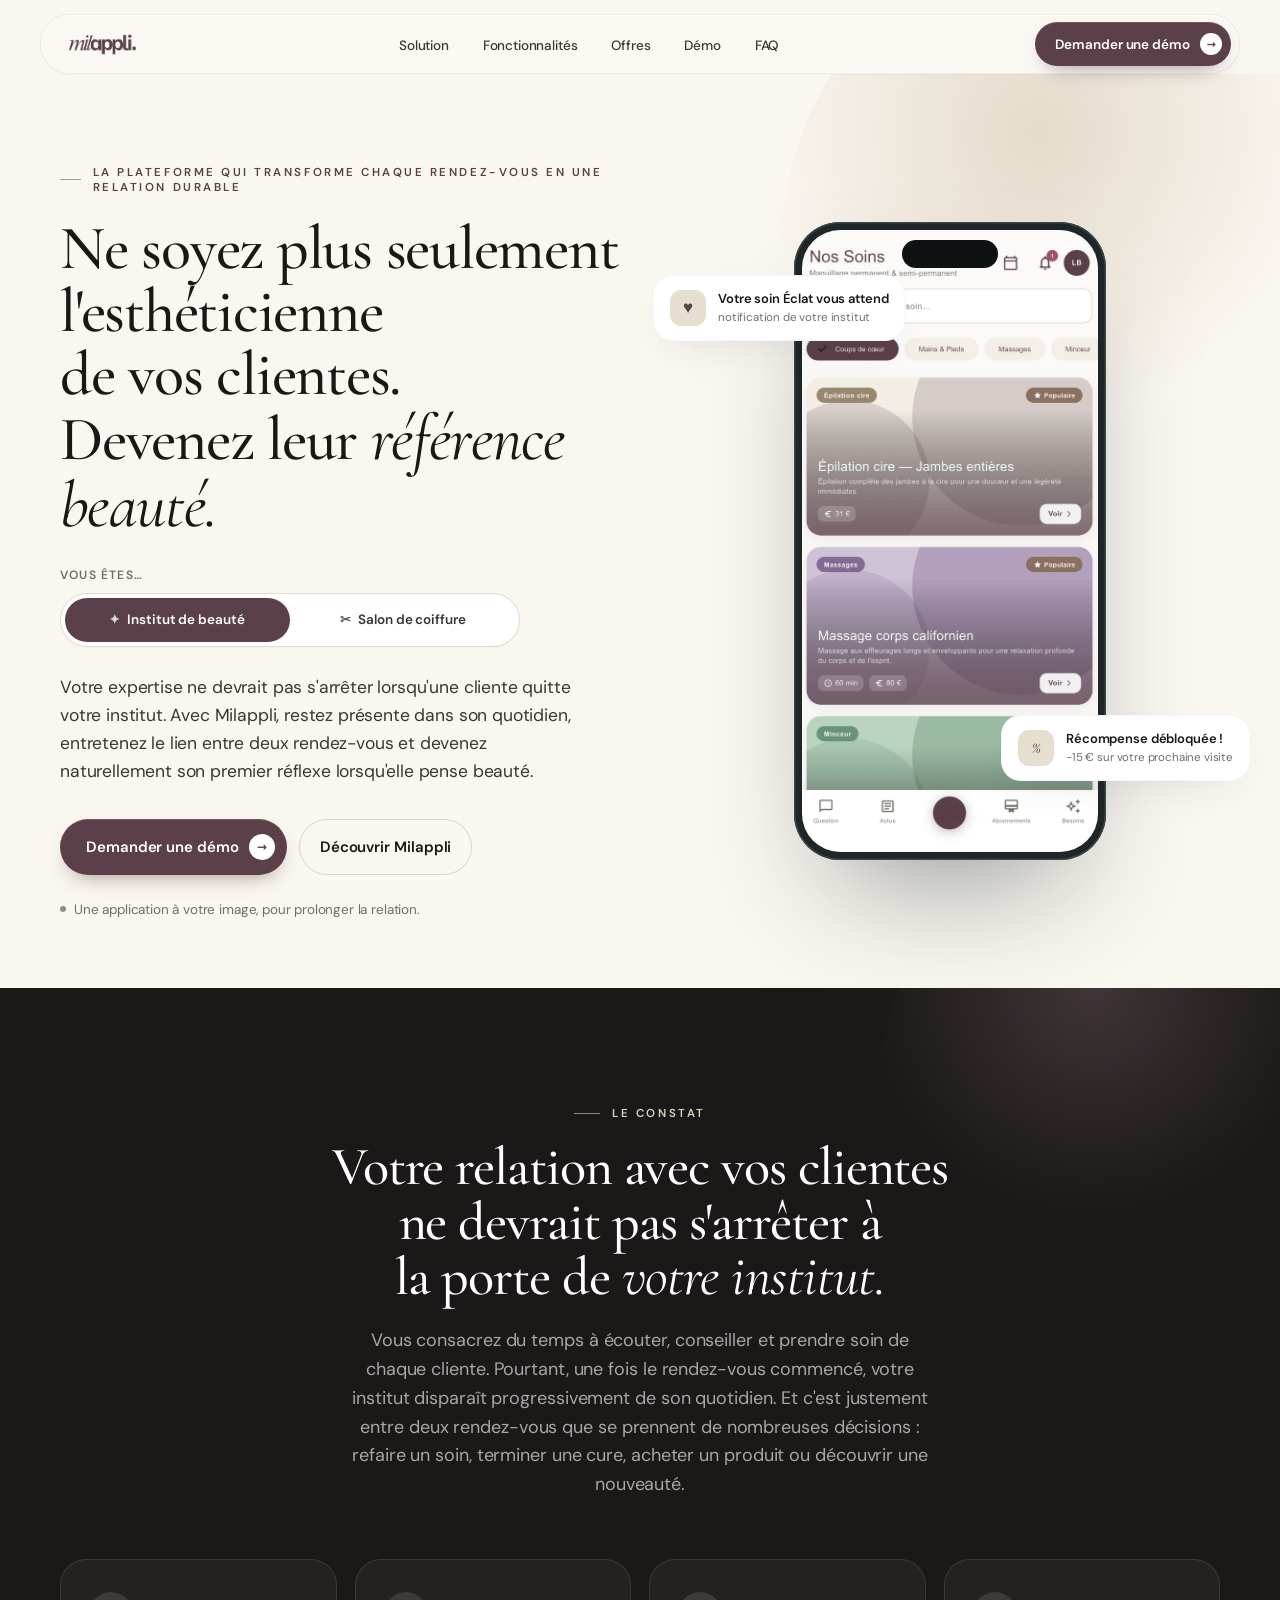
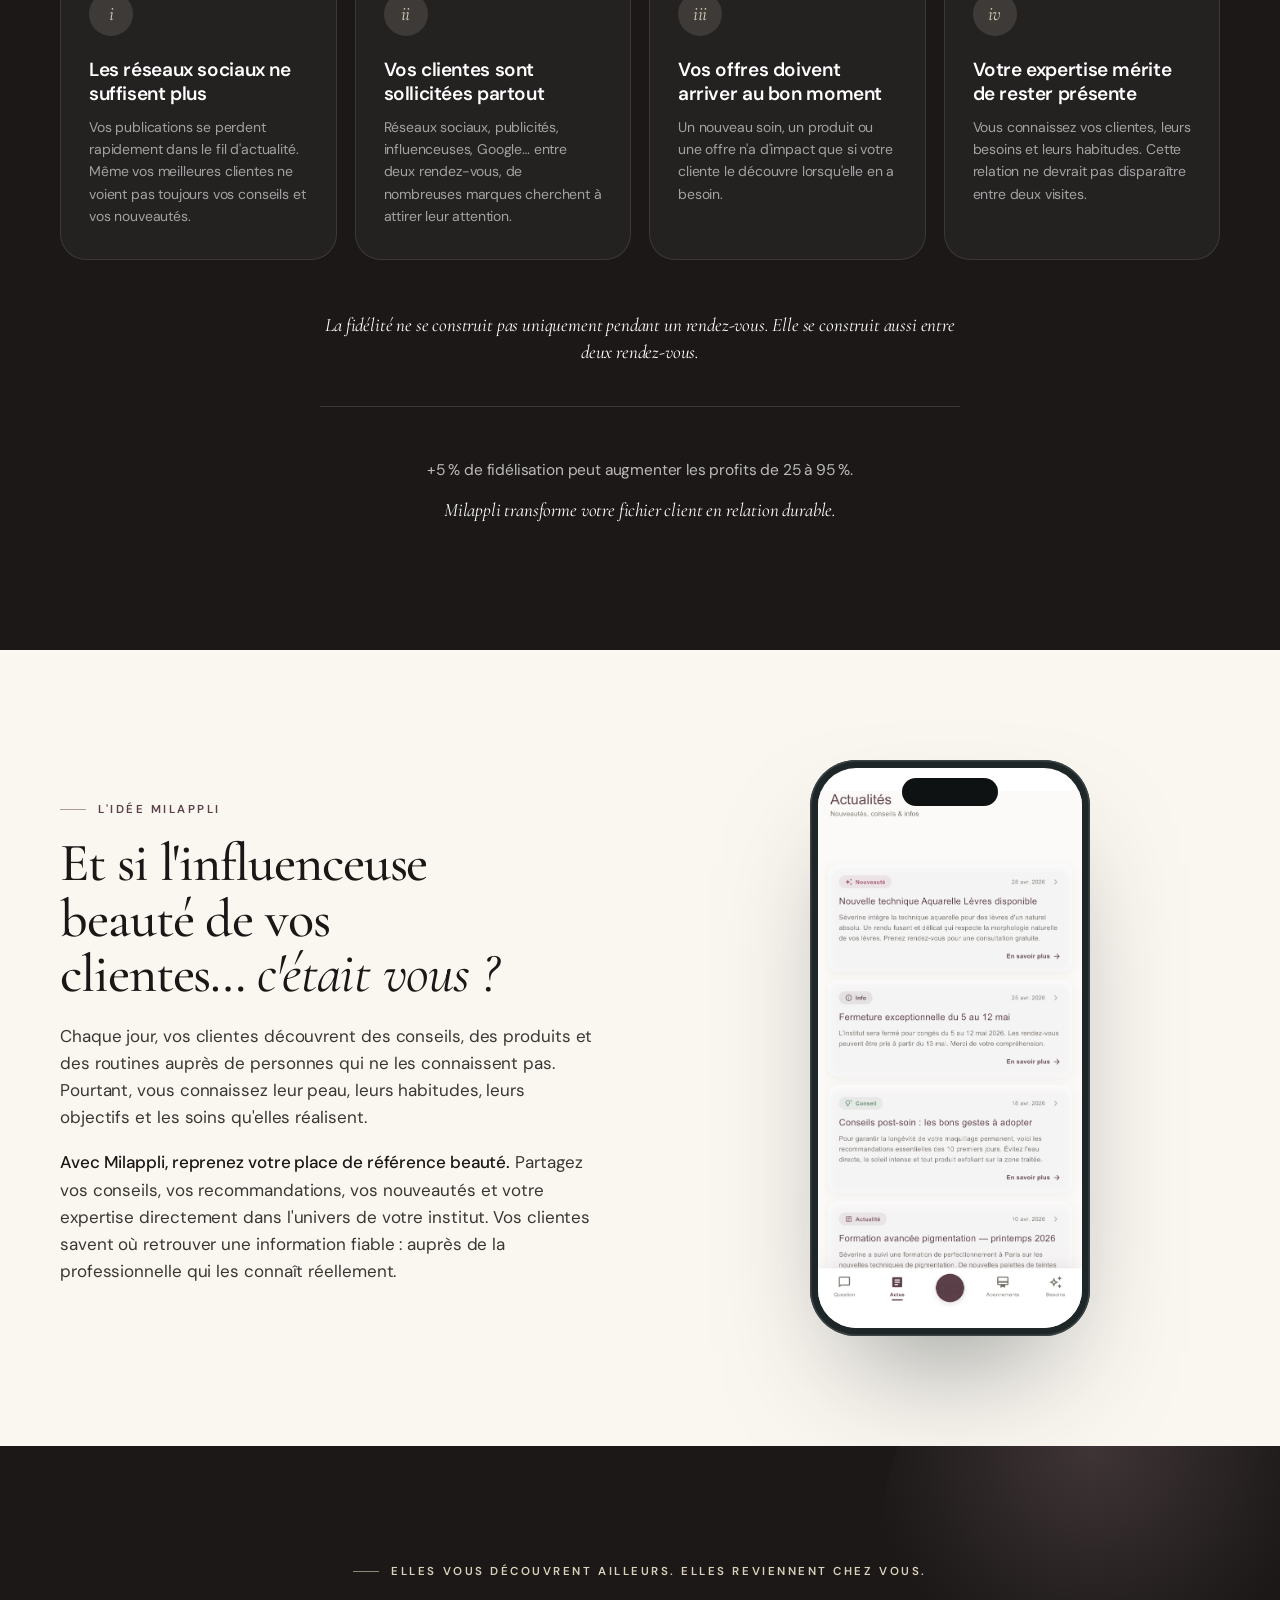
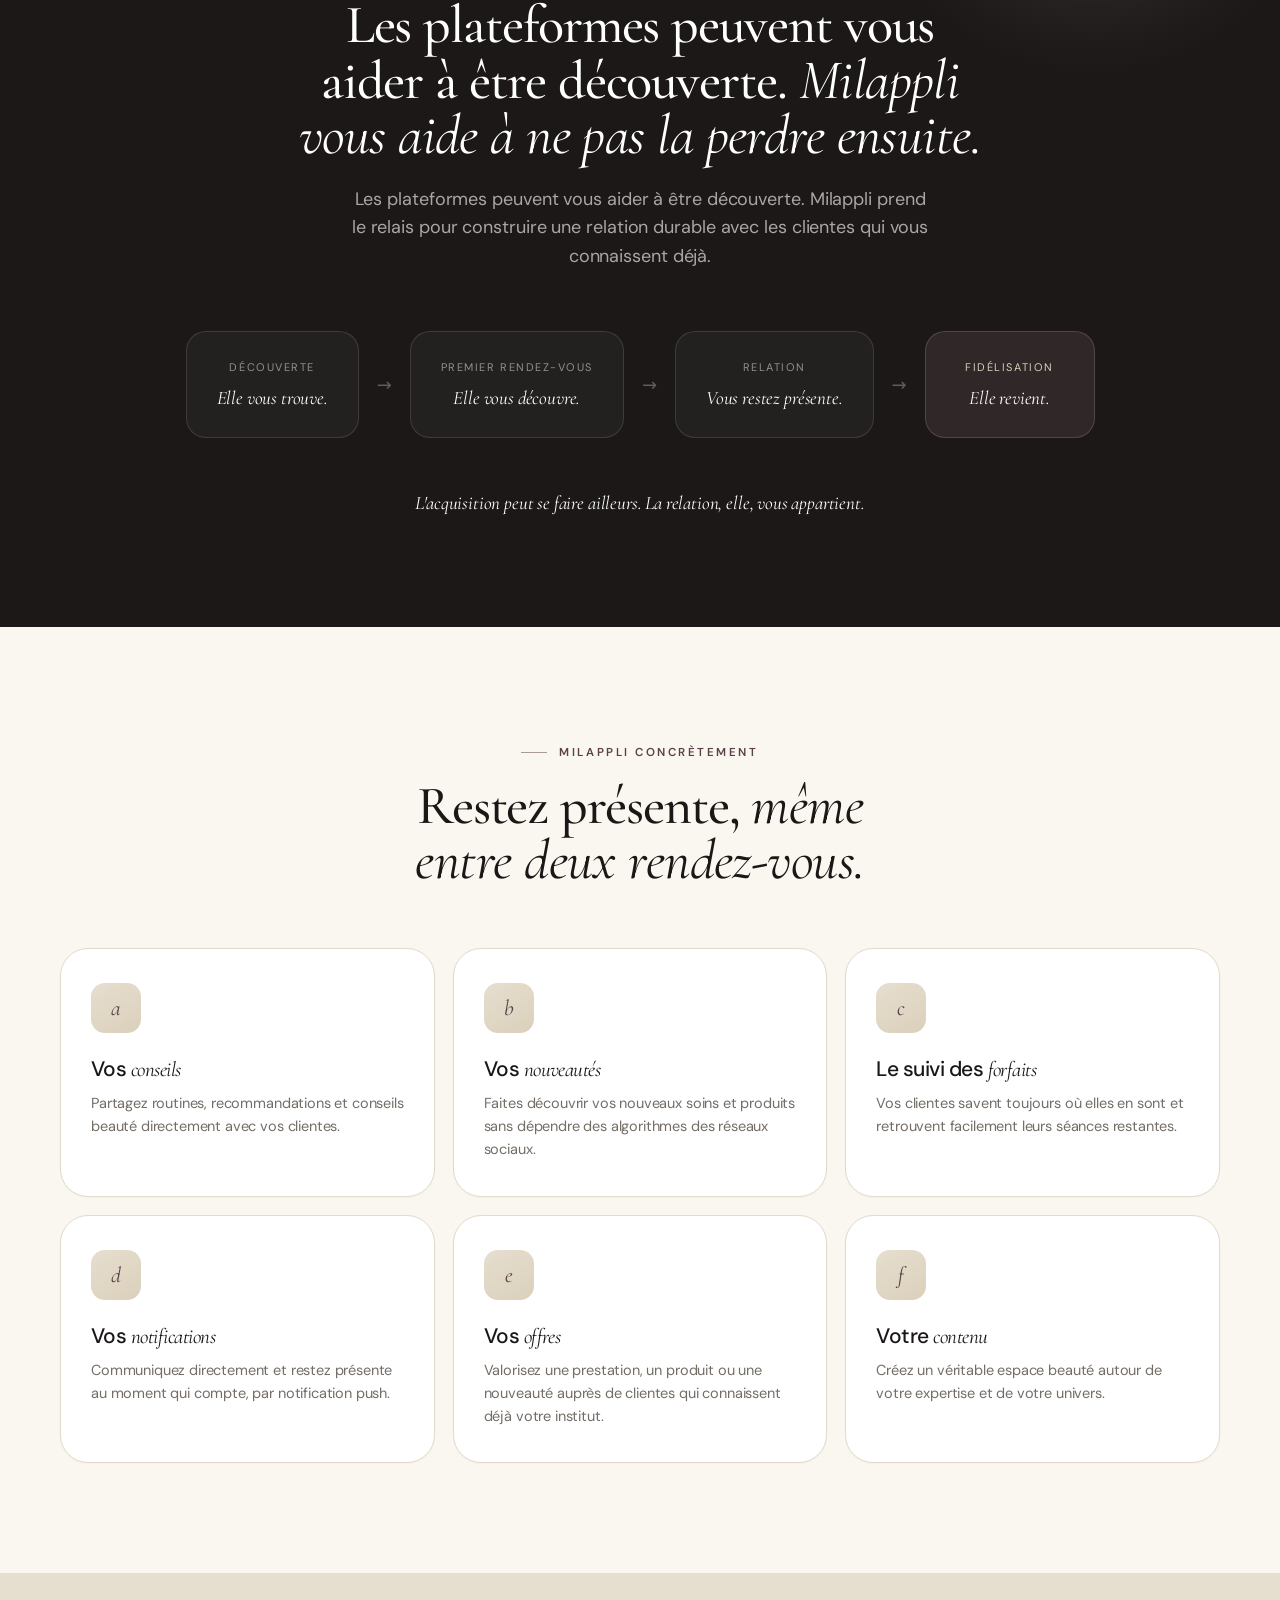
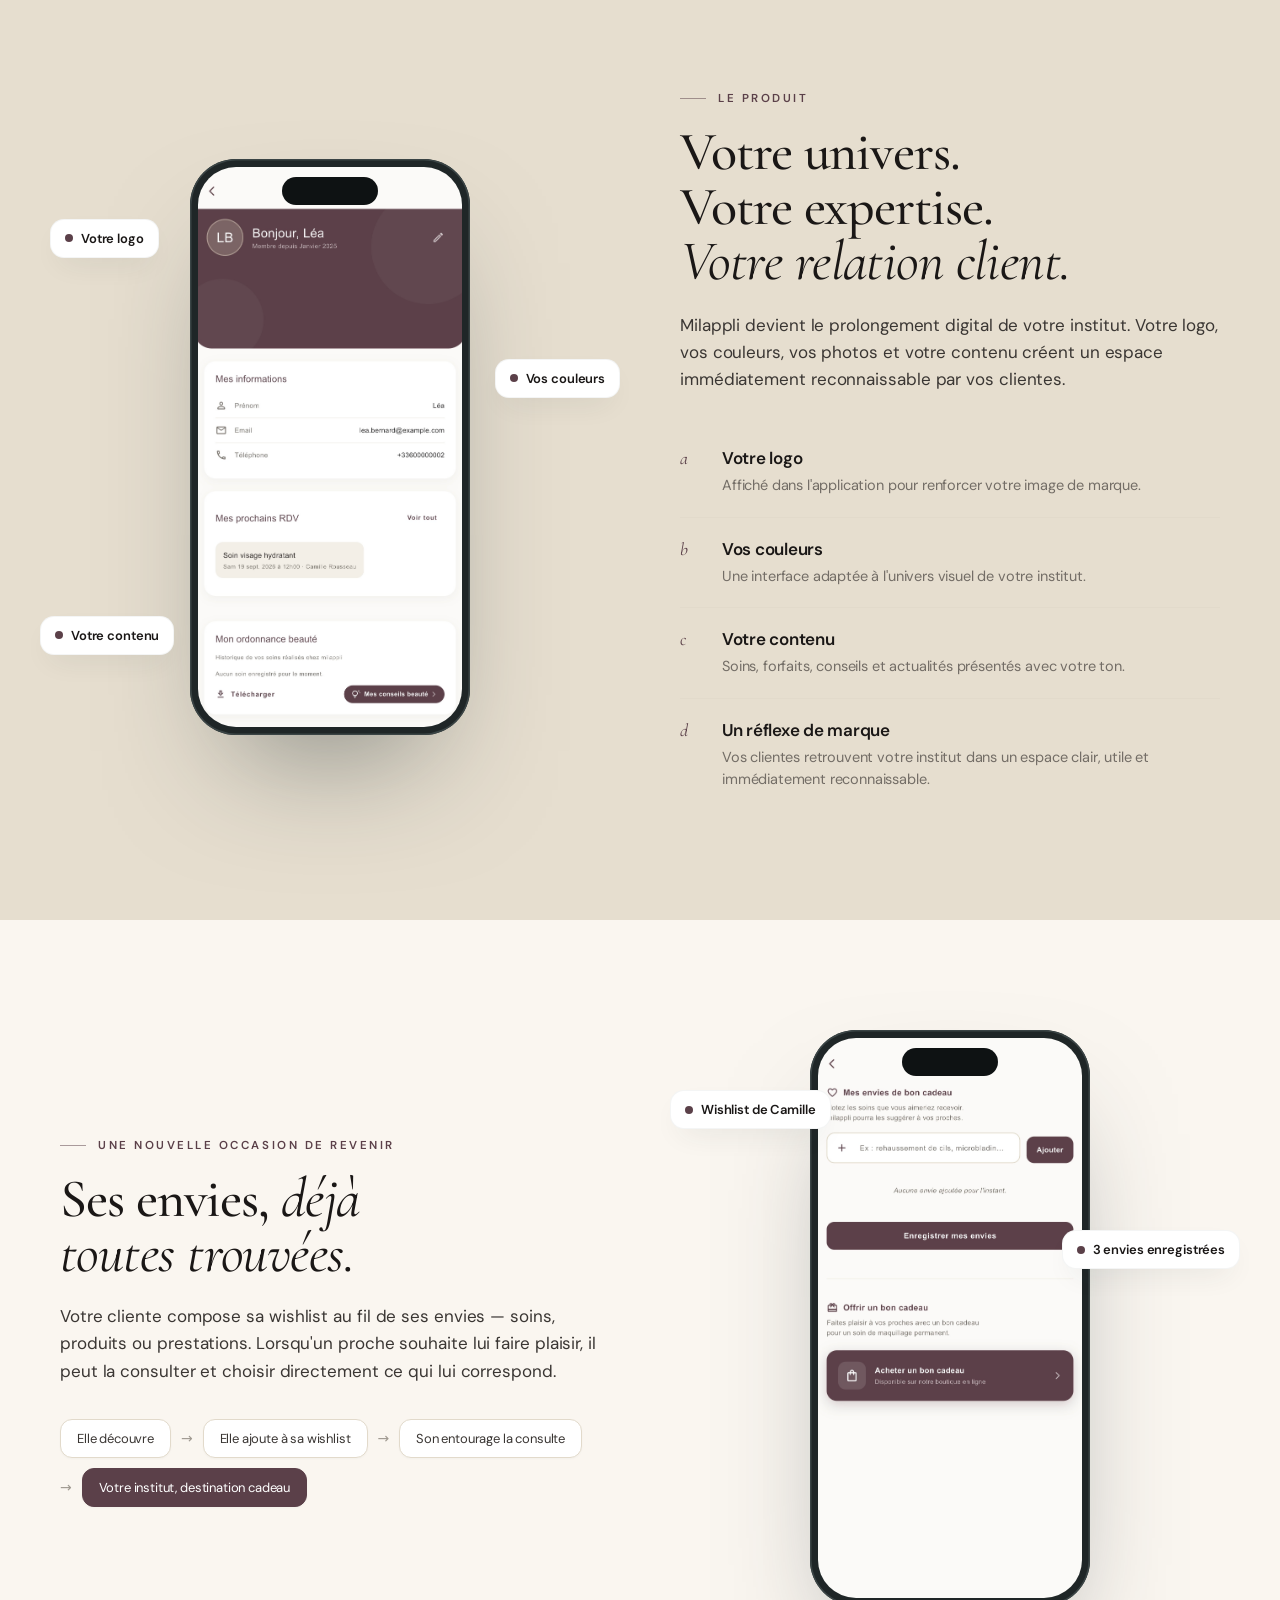
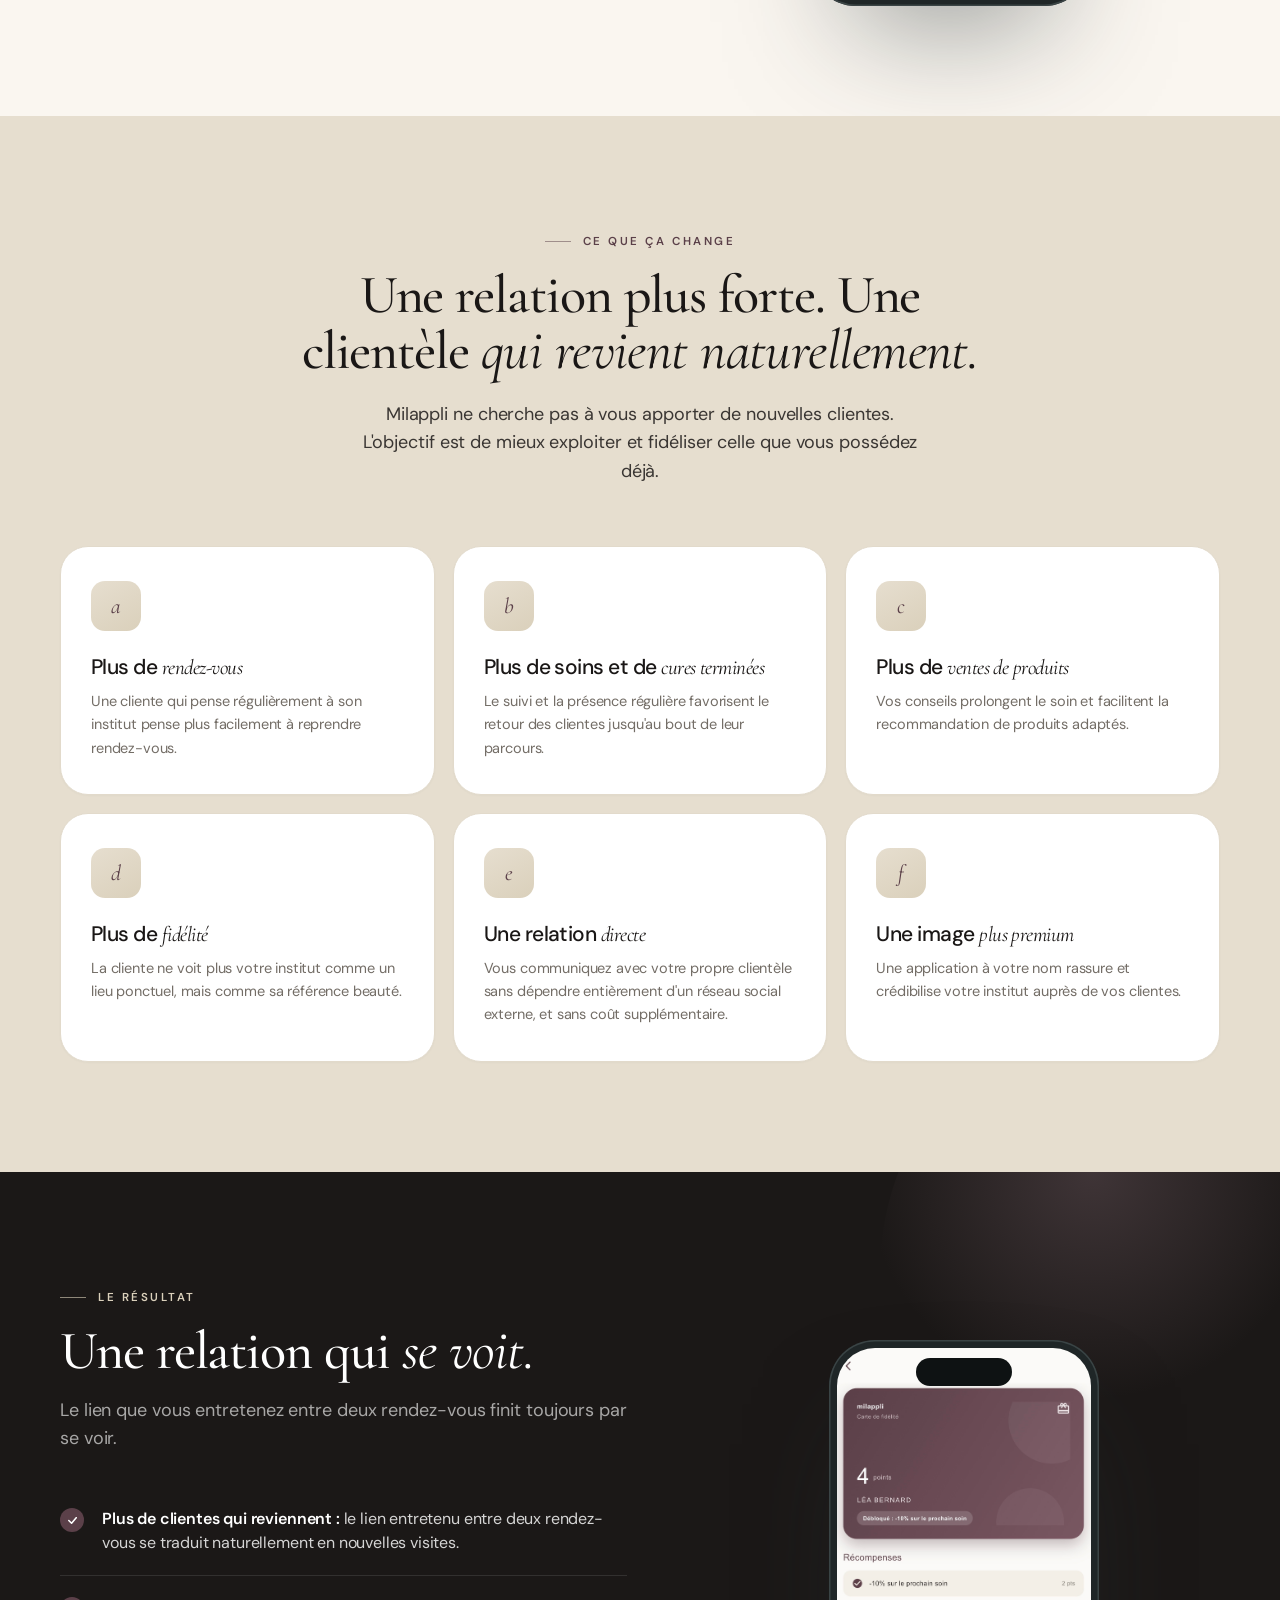
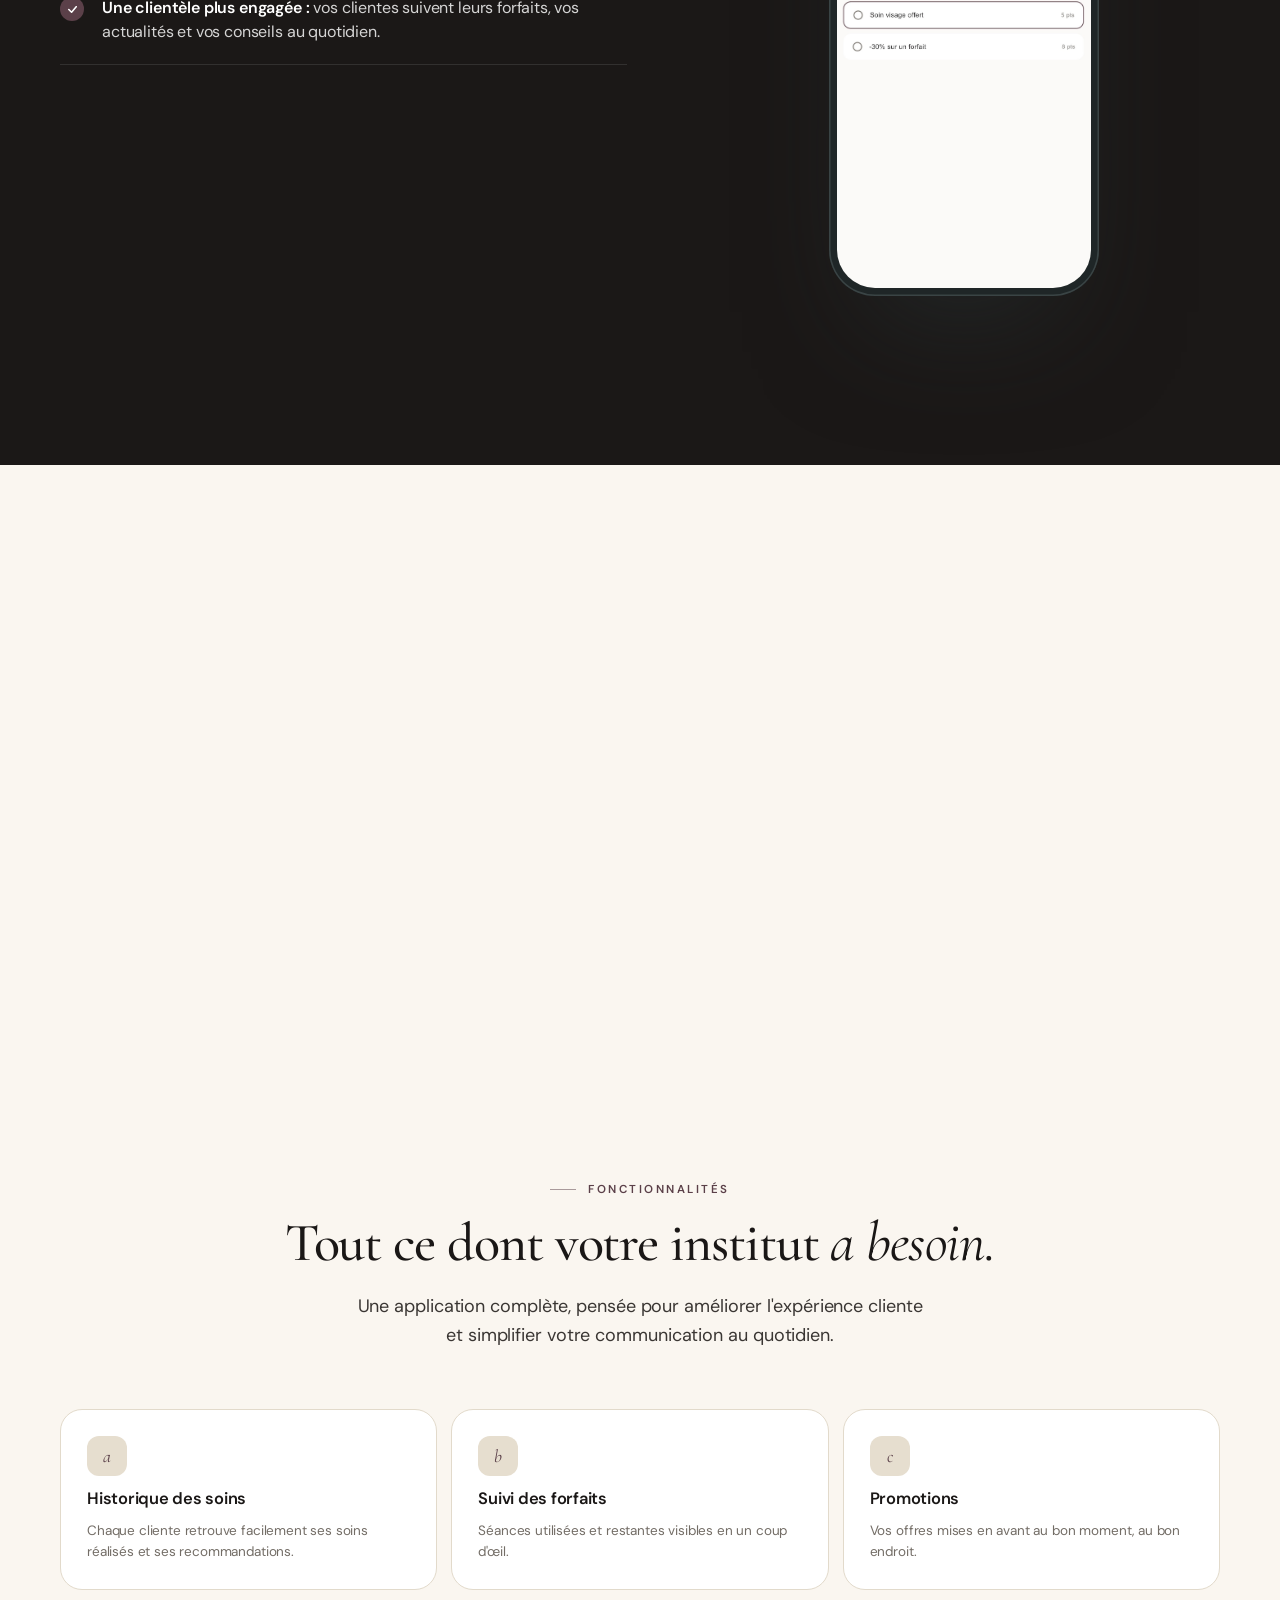
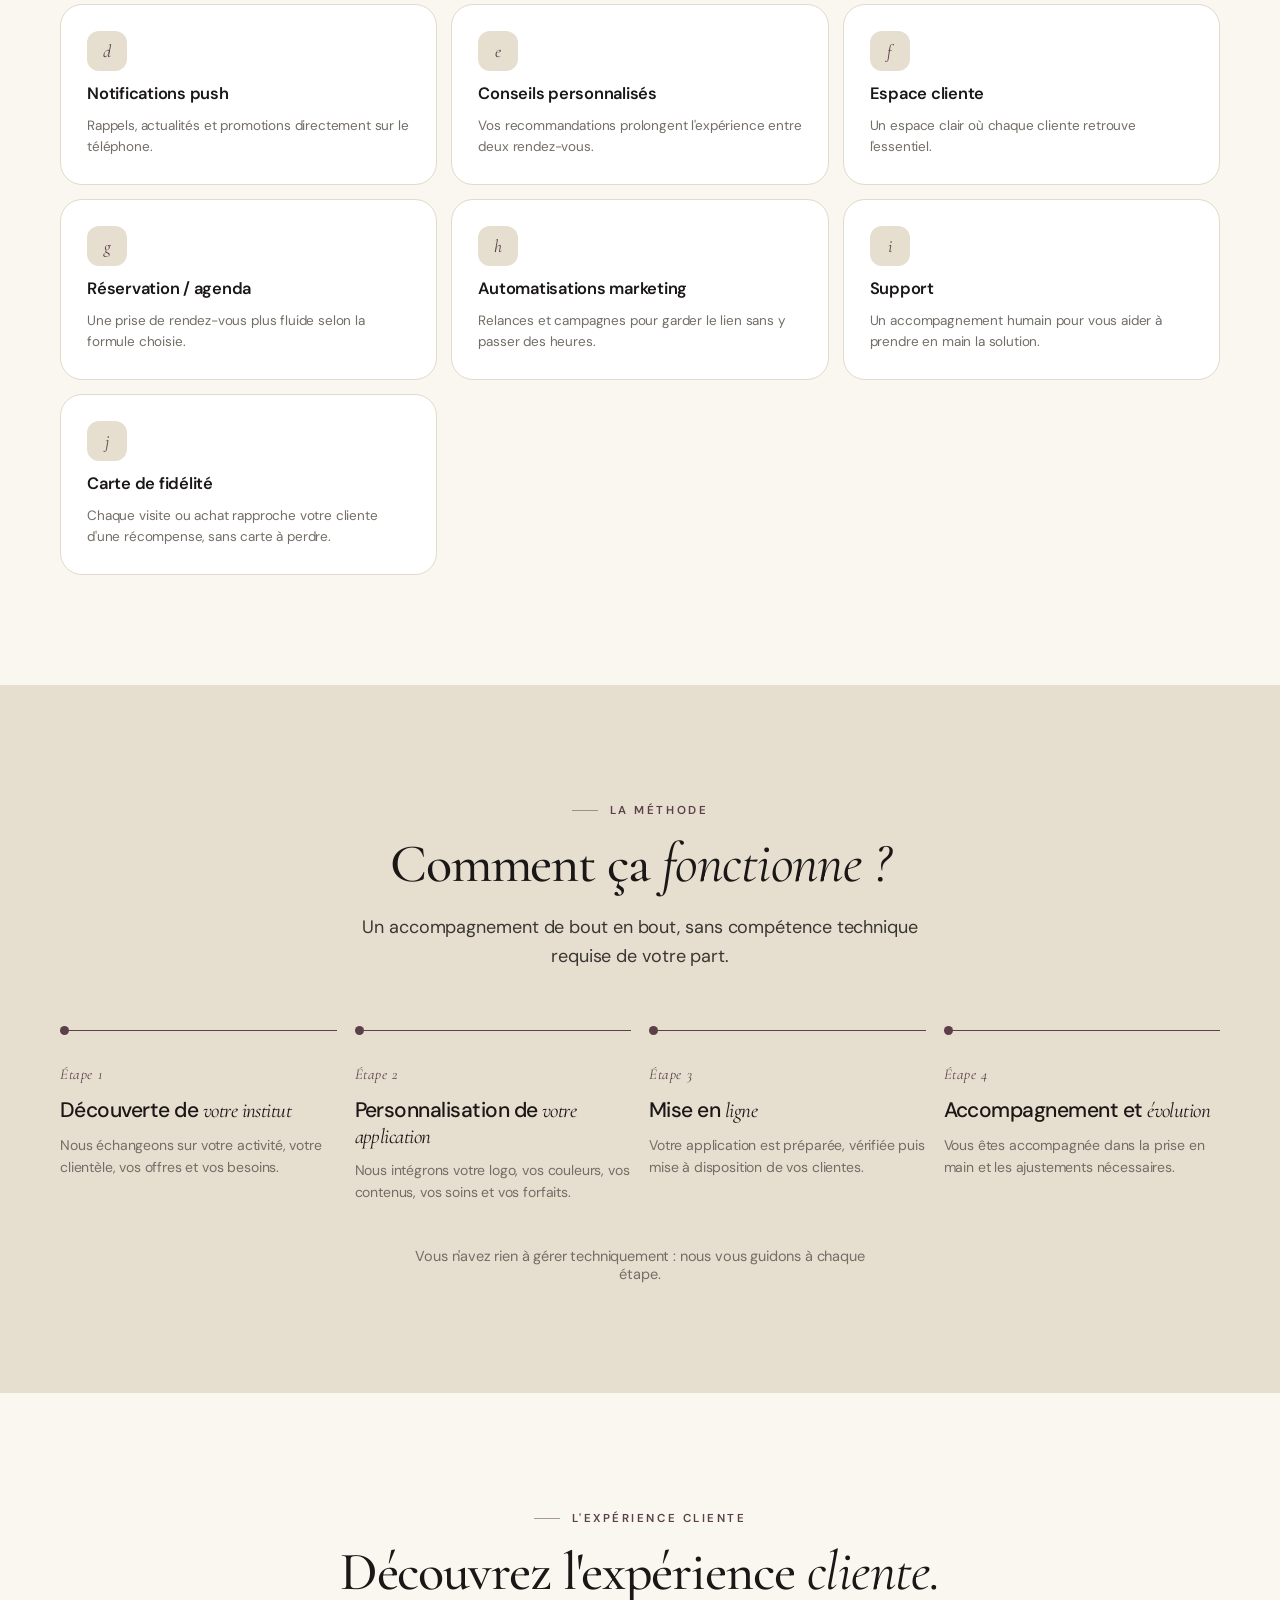
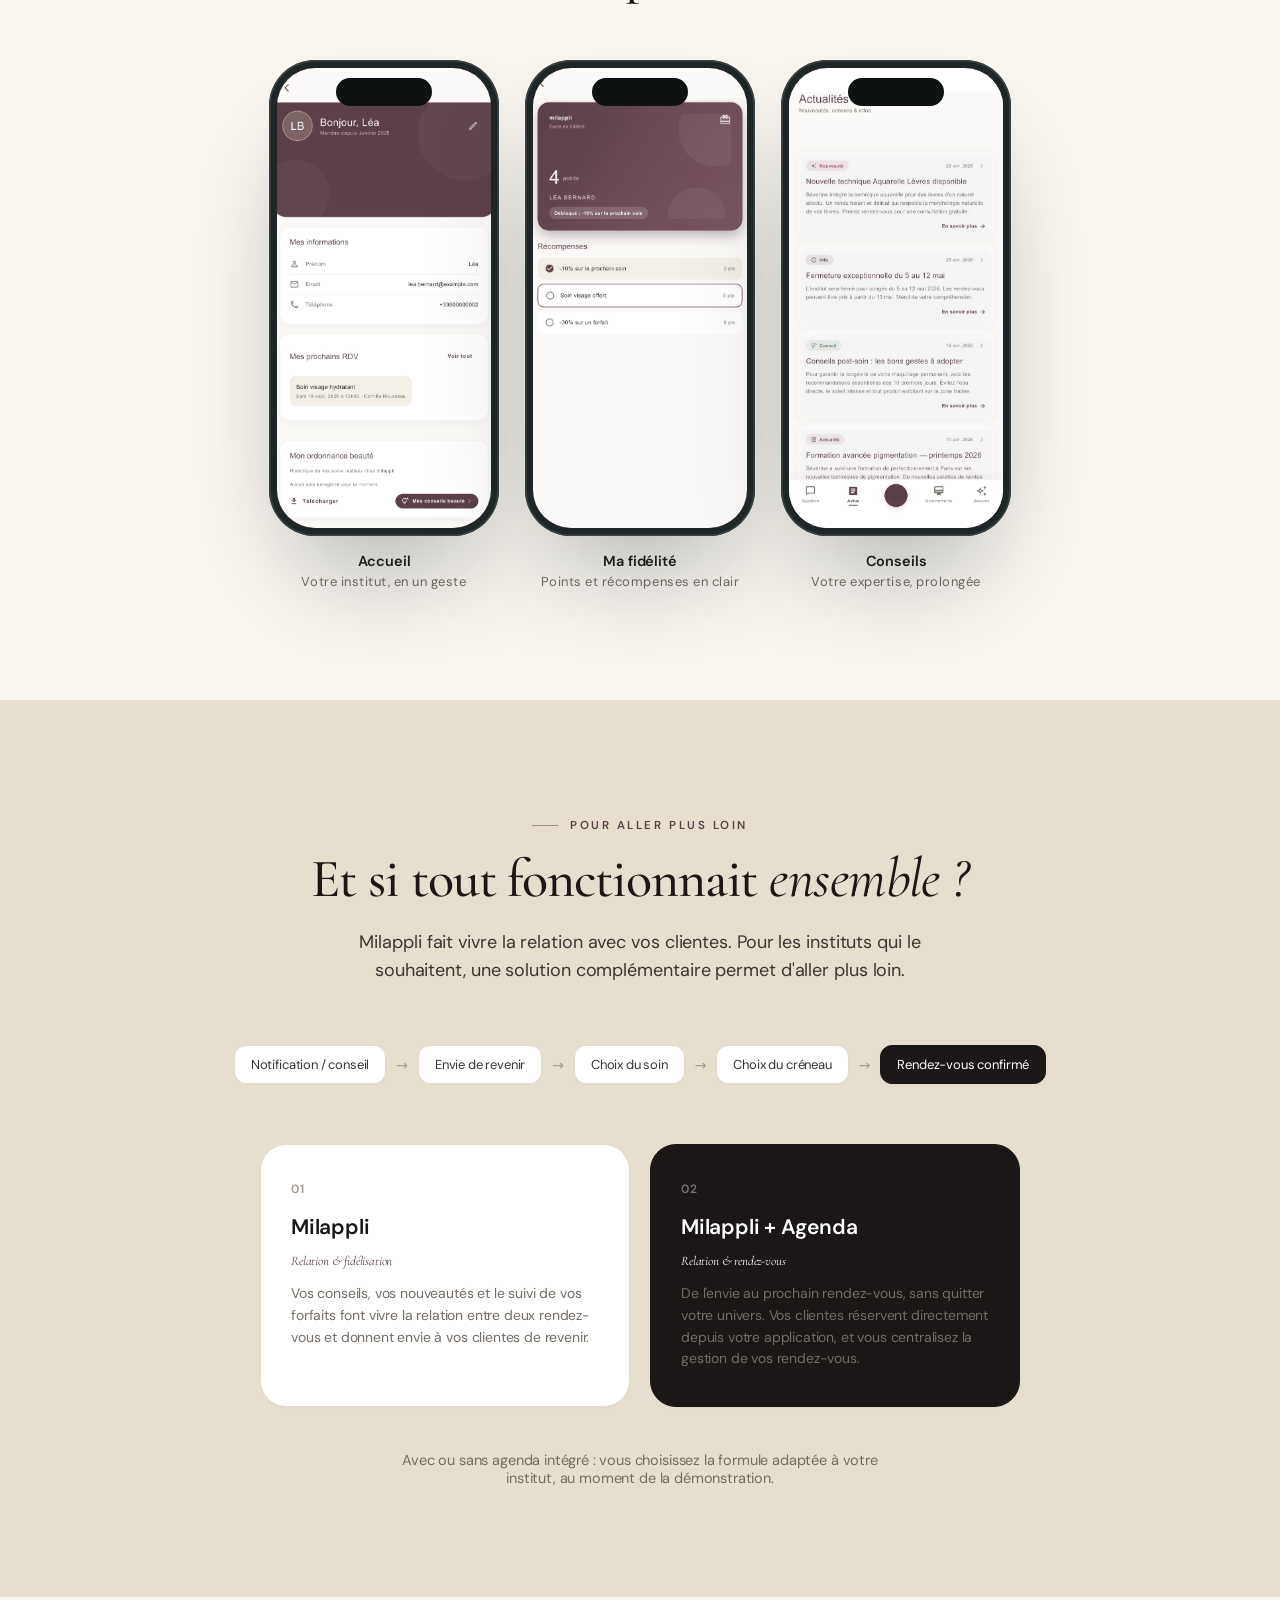
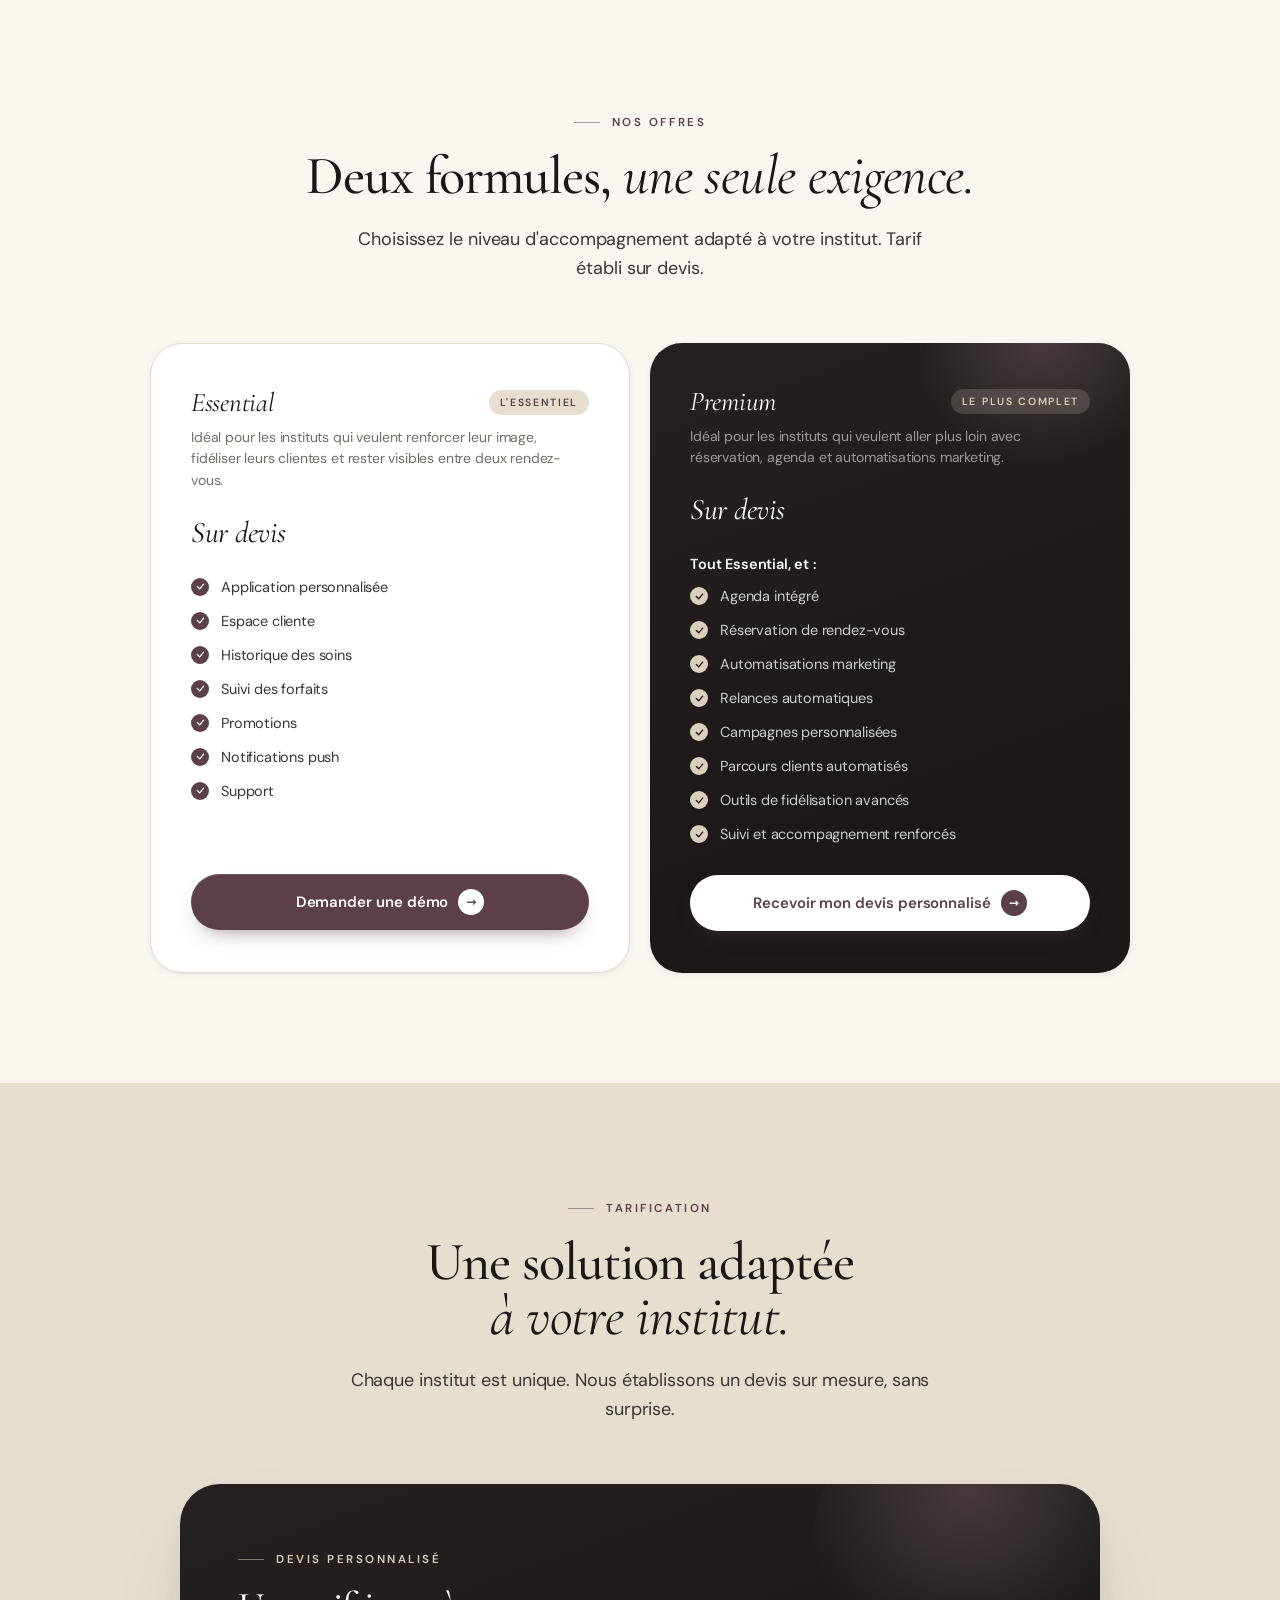
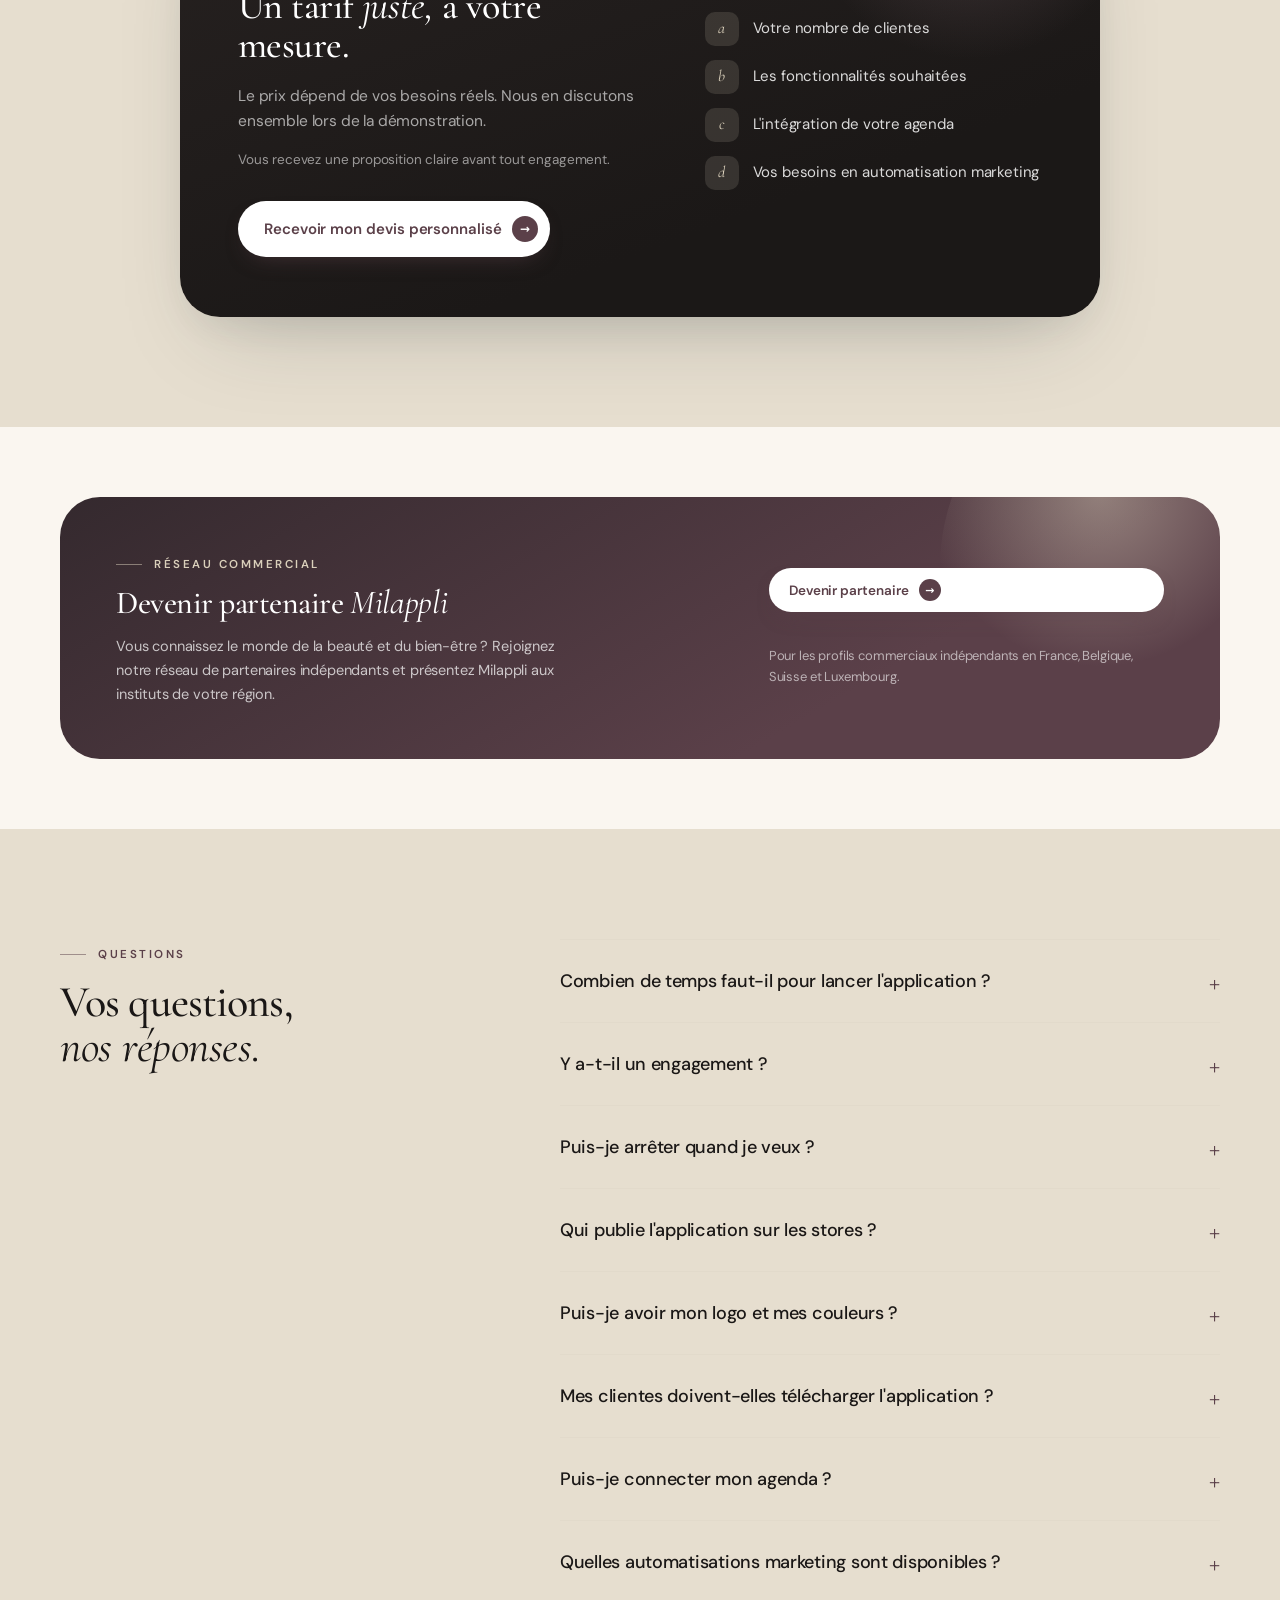
<file: index.html>
<!DOCTYPE html>
<html lang="fr"><head>
<meta charset="utf-8">
<title>Milappli — Votre application mobile pour fidéliser vos clientes</title>
<meta name="description" content="Milappli, l'application mobile personnalisée pour instituts de beauté : conseils, suivi des forfaits, offres et notifications entre deux rendez-vous.">
<meta name="viewport" content="width=device-width, initial-scale=1">
<link rel="canonical" href="https://milappli.com/">

<link rel="icon" type="image/png" sizes="512x512" href="images/favicon-512.png">
<link rel="icon" type="image/png" sizes="32x32" href="images/favicon-32.png">
<link rel="icon" type="image/png" sizes="16x16" href="images/favicon-16.png">
<link rel="apple-touch-icon" sizes="180x180" href="images/apple-touch-icon.png">

<meta property="og:type" content="website">
<meta property="og:locale" content="fr_FR">
<meta property="og:site_name" content="Milappli">
<meta property="og:title" content="Milappli — Votre application mobile pour fidéliser vos clientes">
<meta property="og:description" content="Milappli, l'application mobile personnalisée pour instituts de beauté : conseils, suivi des forfaits, offres et notifications entre deux rendez-vous.">
<meta property="og:url" content="https://milappli.com/">
<meta property="og:image" content="https://milappli.com/images/og-image.png">
<meta property="og:image:width" content="1200">
<meta property="og:image:height" content="630">

<meta name="twitter:card" content="summary_large_image">
<meta name="twitter:title" content="Milappli — Votre application mobile pour fidéliser vos clientes">
<meta name="twitter:description" content="Milappli, l'application mobile personnalisée pour instituts de beauté : conseils, suivi des forfaits, offres et notifications entre deux rendez-vous.">
<meta name="twitter:image" content="https://milappli.com/images/og-image.png">

<link rel="stylesheet" href="css/style.css">
</head>

<body data-screen-label="Milappli — Landing">

<!-- NAV -->
<div class="nav-outer">
<nav class="nav" data-screen-label="Nav">
  <a class="brand" href="#top"><img class="brand-img" src="images/logo-milappli-bordeau.webp" alt="Milappli" width="140" height="51"></a>
  <ul>
    <li><a href="#solution">Solution</a></li>
    <li><a href="#features">Fonctionnalités</a></li>
    <li><a href="#offres">Offres</a></li>
    <li><a href="#contact" data-contact-subject="demo">Démo</a></li>
    <li><a href="#faq">FAQ</a></li>
  </ul>
  <div class="right">
    <a class="cta" href="#contact" data-contact-subject="demo">Demander une démo <span class="arrow">→</span></a>
    <button class="burger" id="burger" aria-label="Menu"><span></span></button>
  </div>
</nav>
</div>
<div class="mobile-menu" id="mobileMenu">
  <a href="#solution">Solution</a>
  <a href="#features">Fonctionnalités</a>
  <a href="#offres">Offres</a>
  <a href="#contact" data-contact-subject="demo">Démo</a>
  <a href="#faq">FAQ</a>
  <a class="cta" href="#contact" data-contact-subject="demo">Demander une démo <span class="arrow">→</span></a>
</div>

<span id="top"></span>

<!-- 1 · HERO -->
<header class="hero" data-screen-label="Hero">
  <div class="wrap hero-grid">
    <div class="hero-copy">
      <span class="eyebrow reveal profile-dynamic" data-p-key="hero.eyebrow">La plateforme qui transforme chaque rendez-vous en une relation durable</span>
      <h1 class="reveal d1 profile-dynamic" data-p-key="hero.h1" data-p-html="true">Ne soyez plus seulement l'esthéticienne de vos clientes.<br>Devenez leur <span class="serif">référence beauté.</span></h1>
      <div class="profile-switch reveal d2" data-profile-switch>
        <span class="profile-switch-label">Vous êtes…</span>
        <div class="profile-switch-tabs" data-active="institut" role="tablist" aria-label="Choisissez votre profil">
          <button type="button" class="profile-tab" data-profile="institut" role="tab" aria-selected="true">
            <span class="pt-ic" aria-hidden="true">✦</span> Institut de beauté
          </button>
          <button type="button" class="profile-tab" data-profile="coiffeur" role="tab" aria-selected="false">
            <span class="pt-ic" aria-hidden="true">✂</span> Salon de coiffure
          </button>
        </div>
      </div>
      <p class="sub reveal d2 profile-dynamic" data-p-key="hero.sub" data-p-html="true">Votre expertise ne devrait pas s'arrêter lorsqu'une cliente quitte votre institut. Avec Milappli, restez présente dans son quotidien, entretenez le lien entre deux rendez-vous et devenez naturellement son premier réflexe lorsqu'elle pense beauté.</p>
      <div class="actions reveal d3">
        <a class="cta lg" href="#contact" data-contact-subject="demo">Demander une démo <span class="arrow">→</span></a>
        <a class="cta ghost lg" href="#solution">Découvrir Milappli</a>
      </div>
      <div class="reassure reveal d4">
        <span>Une application à votre image, pour prolonger la relation.</span>
      </div>
    </div>
    <div class="hero-visual reveal d2">
      <div class="phone">
        <div class="notch"></div>
        <div class="screen"><img class="mockup-img" src="images/hero-mockup.jpg" alt="Écran d'accueil de l'app Milappli, catalogue des soins"></div>
      </div>
      <div class="float-card one">
        <span class="ic" aria-hidden="true">♥</span>
        <div><div class="t profile-dynamic" data-p-key="mockup.float1.title">Votre soin Éclat vous attend</div><div class="s profile-dynamic" data-p-key="mockup.float1.sub">notification de votre institut</div></div>
      </div>
      <div class="float-card two">
        <span class="ic" aria-hidden="true">%</span>
        <div><div class="t profile-dynamic" data-p-key="mockup.float2.title">Récompense débloquée !</div><div class="s profile-dynamic" data-p-key="mockup.float2.sub">−15 € sur votre prochaine visite</div></div>
      </div>
    </div>
  </div>
</header>

<main>

<!-- 2 · PROBLEM -->
<section class="sec sec-dark" data-screen-label="Problème">
  <div class="wrap">
    <div class="sec-head">
      <span class="eyebrow reveal">Le constat</span>
      <h2 class="sec-title reveal d1 profile-dynamic" style="margin-top:18px" data-p-key="problem.title" data-p-html="true">Votre relation avec vos clientes ne devrait pas s'arrêter à la porte de <span class="serif">votre institut.</span></h2>
      <p class="lead reveal d2 profile-dynamic" data-p-key="problem.lead">Vous consacrez du temps à écouter, conseiller et prendre soin de chaque cliente. Pourtant, une fois le rendez-vous commencé, votre institut disparaît progressivement de son quotidien. Et c'est justement entre deux rendez-vous que se prennent de nombreuses décisions : refaire un soin, terminer une cure, acheter un produit ou découvrir une nouveauté.</p>
    </div>
    <div class="prob-grid">
      <div class="prob reveal"><div class="n" aria-hidden="true">i</div><h3 class="profile-dynamic" data-p-key="problem.items.0.title">Les réseaux sociaux ne suffisent plus</h3><p class="profile-dynamic" data-p-key="problem.items.0.text">Vos publications se perdent rapidement dans le fil d'actualité. Même vos meilleures clientes ne voient pas toujours vos conseils et vos nouveautés.</p></div>
      <div class="prob reveal d1"><div class="n" aria-hidden="true">ii</div><h3 class="profile-dynamic" data-p-key="problem.items.1.title">Vos clientes sont sollicitées partout</h3><p class="profile-dynamic" data-p-key="problem.items.1.text">Réseaux sociaux, publicités, influenceuses, Google… entre deux rendez-vous, de nombreuses marques cherchent à attirer leur attention.</p></div>
      <div class="prob reveal d2"><div class="n" aria-hidden="true">iii</div><h3 class="profile-dynamic" data-p-key="problem.items.2.title">Vos offres doivent arriver au bon moment</h3><p class="profile-dynamic" data-p-key="problem.items.2.text">Un nouveau soin, un produit ou une offre n'a d'impact que si votre cliente le découvre lorsqu'elle en a besoin.</p></div>
      <div class="prob reveal d3"><div class="n" aria-hidden="true">iv</div><h3 class="profile-dynamic" data-p-key="problem.items.3.title">Votre expertise mérite de rester présente</h3><p class="profile-dynamic" data-p-key="problem.items.3.text">Vous connaissez vos clientes, leurs besoins et leurs habitudes. Cette relation ne devrait pas disparaître entre deux visites.</p></div>
    </div>
    <p class="reveal d3" style="text-align:center; margin:52px auto 0; font-size:19px; color:#FFFFFF; max-width:640px; font-family:'Cormorant Garamond','Times New Roman',serif; font-style:italic; font-weight:400; line-height:1.4">La fidélité ne se construit pas uniquement pendant un rendez-vous. Elle se construit aussi entre deux rendez-vous.</p>
    <div class="reveal d4" style="max-width:640px; margin:40px auto 0; padding-top:36px; border-top:1px solid rgba(255,255,255,.14); text-align:center">
      <p style="font-size:15.5px; color:rgba(255,255,255,.7); line-height:1.6">+5 % de fidélisation peut augmenter les profits de 25 à 95 %.</p>
      <p style="margin-top:10px; font-size:19px; color:#FFFFFF; font-family:'Cormorant Garamond','Times New Roman',serif; font-style:italic">Milappli transforme votre fichier client en relation durable.</p>
    </div>
  </div>
</section>

<!-- 2b · RÉFÉRENCE BEAUTÉ -->
<section class="sec" data-screen-label="Référence beauté">
  <div class="wrap sol-grid">
    <div>
      <span class="eyebrow reveal profile-dynamic" data-p-key="reference.eyebrow">L'idée Milappli</span>
      <h2 class="sec-title reveal d1 profile-dynamic" style="margin-top:18px" data-p-key="reference.title" data-p-html="true">Et si l'influenceuse beauté de vos clientes… <span class="serif">c'était vous ?</span></h2>
      <p class="lead reveal d2 profile-dynamic" style="margin-top:22px; font-size:17px" data-p-key="reference.lead1">Chaque jour, vos clientes découvrent des conseils, des produits et des routines auprès de personnes qui ne les connaissent pas. Pourtant, vous connaissez leur peau, leurs habitudes, leurs objectifs et les soins qu'elles réalisent.</p>
      <p class="lead reveal d3 profile-dynamic" style="margin-top:18px; font-size:17px" data-p-key="reference.lead2" data-p-html="true"><strong style="color:var(--ink); font-weight:500">Avec Milappli, reprenez votre place de référence beauté.</strong> Partagez vos conseils, vos recommandations, vos nouveautés et votre expertise directement dans l'univers de votre institut. Vos clientes savent où retrouver une information fiable : auprès de la professionnelle qui les connaît réellement.</p>
    </div>
    <div class="sol-visual reveal d1">
      <div class="phone">
        <div class="notch"></div>
        <div class="screen"><img class="mockup-img mockup-img-wide" src="images/mockup-actualites.jpg" alt="Écran Actualités de l'app Milappli, conseils et nouveautés"></div>
      </div>
    </div>
  </div>
</section>

<!-- 2c · VOTRE PROPRE UNIVERS -->
<section class="sec sec-dark" data-screen-label="Votre propre univers">
  <div class="wrap">
    <div class="sec-head">
      <span class="eyebrow reveal profile-dynamic" data-p-key="universe.eyebrow">Elles vous découvrent ailleurs. Elles reviennent chez vous.</span>
      <h2 class="sec-title reveal d1 profile-dynamic" style="margin-top:18px" data-p-key="universe.title" data-p-html="true">Les plateformes peuvent vous aider à être découverte. <span class="serif">Milappli vous aide à ne pas la perdre ensuite.</span></h2>
      <p class="lead reveal d2 profile-dynamic" data-p-key="universe.lead">Les plateformes peuvent vous aider à être découverte. Milappli prend le relais pour construire une relation durable avec les clientes qui vous connaissent déjà.</p>
    </div>
    <div class="journey-flow">
      <div class="jf-step reveal">
        <span class="jf-n">Découverte</span>
        <p class="jf-t profile-dynamic" data-p-key="universe.step1">Elle vous trouve.</p>
      </div>
      <div class="jf-arrow reveal">→</div>
      <div class="jf-step reveal d1">
        <span class="jf-n">Premier rendez-vous</span>
        <p class="jf-t profile-dynamic" data-p-key="universe.step2">Elle vous découvre.</p>
      </div>
      <div class="jf-arrow reveal d1">→</div>
      <div class="jf-step reveal d2">
        <span class="jf-n">Relation</span>
        <p class="jf-t profile-dynamic" data-p-key="universe.step3">Vous restez présente.</p>
      </div>
      <div class="jf-arrow reveal d2">→</div>
      <div class="jf-step jf-end reveal d3">
        <span class="jf-n">Fidélisation</span>
        <p class="jf-t profile-dynamic" data-p-key="universe.step4">Elle revient.</p>
      </div>
    </div>
    <p class="reveal d3" style="text-align:center; margin:52px auto 0; font-size:19px; color:#FFFFFF; max-width:620px; font-family:'Cormorant Garamond','Times New Roman',serif; font-style:italic; font-weight:400; line-height:1.4">L'acquisition peut se faire ailleurs. La relation, elle, vous appartient.</p>
  </div>
</section>

<!-- 3 · SOLUTION -->
<section class="sec" id="solution" data-screen-label="Solution">
  <div class="wrap">
    <div class="sec-head">
      <span class="eyebrow reveal">Milappli concrètement</span>
      <h2 class="sec-title reveal d1 profile-dynamic" style="margin-top:18px" data-p-key="solution.title" data-p-html="true">Restez présente, <span class="serif">même entre deux rendez-vous.</span></h2>
    </div>
    <div class="ben-grid">
      <div class="ben reveal"><div class="ic" aria-hidden="true">a</div><h3>Vos <em>conseils</em></h3><p class="profile-dynamic" data-p-key="solution.items.0.text">Partagez routines, recommandations et conseils beauté directement avec vos clientes.</p></div>
      <div class="ben reveal d1"><div class="ic" aria-hidden="true">b</div><h3>Vos <em>nouveautés</em></h3><p class="profile-dynamic" data-p-key="solution.items.1.text">Faites découvrir vos nouveaux soins et produits sans dépendre des algorithmes des réseaux sociaux.</p></div>
      <div class="ben reveal d2"><div class="ic" aria-hidden="true">c</div><h3>Le suivi des <em>forfaits</em></h3><p class="profile-dynamic" data-p-key="solution.items.2.text">Vos clientes savent toujours où elles en sont et retrouvent facilement leurs séances restantes.</p></div>
      <div class="ben reveal"><div class="ic" aria-hidden="true">d</div><h3>Vos <em>notifications</em></h3><p class="profile-dynamic" data-p-key="solution.items.3.text">Communiquez directement et restez présente au moment qui compte, par notification push.</p></div>
      <div class="ben reveal d1"><div class="ic" aria-hidden="true">e</div><h3>Vos <em>offres</em></h3><p class="profile-dynamic" data-p-key="solution.items.4.text">Valorisez une prestation, un produit ou une nouveauté auprès de clientes qui connaissent déjà votre institut.</p></div>
      <div class="ben reveal d2"><div class="ic" aria-hidden="true">f</div><h3>Votre <em>contenu</em></h3><p class="profile-dynamic" data-p-key="solution.items.5.text">Créez un véritable espace beauté autour de votre expertise et de votre univers.</p></div>
    </div>
  </div>
</section>

<!-- 3b · A VOTRE IMAGE -->
<section class="sec sec-beige" data-screen-label="À votre image">
  <div class="wrap sol-grid">
    <div class="sol-visual reveal">
      <div class="phone">
        <div class="notch"></div>
        <div class="screen"><img class="mockup-img" src="images/mockup-profil.jpg" alt="Écran Mon Profil de l'app Milappli, informations et prochain rendez-vous"></div>
      </div>
      <div class="sol-tags">
        <div class="sol-tag a"><span class="dot"></span>Votre logo</div>
        <div class="sol-tag b"><span class="dot"></span>Vos couleurs</div>
        <div class="sol-tag c"><span class="dot"></span>Votre contenu</div>
      </div>
    </div>
    <div>
      <span class="eyebrow reveal">Le produit</span>
      <h2 class="sec-title reveal d1 profile-dynamic" style="margin-top:18px" data-p-key="atYourImage.title" data-p-html="true">Votre univers. Votre expertise. <span class="serif">Votre relation client.</span></h2>
      <p class="lead reveal d2 profile-dynamic" style="margin-top:22px; font-size:17px" data-p-key="atYourImage.lead" data-p-html="true">Milappli devient le prolongement digital de votre institut. Votre logo, vos couleurs, vos photos et votre contenu créent un espace immédiatement reconnaissable par vos clientes.</p>
      <div class="sol-list">
        <div class="sol-item reveal"><span class="ic" aria-hidden="true">a</span><div><h4>Votre logo</h4><p>Affiché dans l'application pour renforcer votre image de marque.</p></div></div>
        <div class="sol-item reveal d1"><span class="ic" aria-hidden="true">b</span><div><h4>Vos couleurs</h4><p class="profile-dynamic" data-p-key="atYourImage.items.1.text">Une interface adaptée à l'univers visuel de votre institut.</p></div></div>
        <div class="sol-item reveal d2"><span class="ic" aria-hidden="true">c</span><div><h4>Votre contenu</h4><p class="profile-dynamic" data-p-key="atYourImage.items.2.text">Soins, forfaits, conseils et actualités présentés avec votre ton.</p></div></div>
        <div class="sol-item reveal d3"><span class="ic" aria-hidden="true">d</span><div><h4>Un réflexe de marque</h4><p class="profile-dynamic" data-p-key="atYourImage.items.3.text">Vos clientes retrouvent votre institut dans un espace clair, utile et immédiatement reconnaissable.</p></div></div>
      </div>
    </div>
  </div>
</section>

<!-- 3c · WISHLIST -->
<section class="sec" data-screen-label="Wishlist">
  <div class="wrap sol-grid">
    <div>
      <span class="eyebrow reveal">Une nouvelle occasion de revenir</span>
      <h2 class="sec-title reveal d1 profile-dynamic" style="margin-top:18px" data-p-key="wishlist.title" data-p-html="true">Ses envies, <span class="serif">déjà toutes trouvées.</span></h2>
      <p class="lead reveal d2 profile-dynamic" style="margin-top:22px; font-size:17px" data-p-key="wishlist.lead" data-p-html="true">Votre cliente compose sa wishlist au fil de ses envies — soins, produits ou prestations. Lorsqu'un proche souhaite lui faire plaisir, il peut la consulter et choisir directement ce qui lui correspond.</p>
      <div class="wl-flow reveal d3">
        <div class="wl-step profile-dynamic" data-p-key="wishlist.step1">Elle découvre</div>
        <div class="wl-arrow">→</div>
        <div class="wl-step profile-dynamic" data-p-key="wishlist.step2">Elle ajoute à sa wishlist</div>
        <div class="wl-arrow">→</div>
        <div class="wl-step">Son entourage la consulte</div>
        <div class="wl-arrow">→</div>
        <div class="wl-step wl-end profile-dynamic" data-p-key="wishlist.step4">Votre institut, destination cadeau</div>
      </div>
    </div>
    <div class="sol-visual reveal d1">
      <div class="phone">
        <div class="notch"></div>
        <div class="screen"><img class="mockup-img" src="images/mockup-wishlist.jpg" alt="Écran Bons cadeaux de l'app Milappli, liste d'envies et bon cadeau"></div>
      </div>
      <div class="sol-tags">
        <div class="sol-tag a"><span class="dot"></span><span class="profile-dynamic" data-p-key="wishlist.tagName">Wishlist de Camille</span></div>
        <div class="sol-tag b"><span class="dot"></span>3 envies enregistrées</div>
      </div>
    </div>
  </div>
</section>

<!-- 4 · BENEFITS BUSINESS -->
<section class="sec sec-beige" data-screen-label="Bénéfices">
  <div class="wrap">
    <div class="sec-head">
      <span class="eyebrow reveal">Ce que ça change</span>
      <h2 class="sec-title reveal d1 profile-dynamic" style="margin-top:18px" data-p-key="benefits.title" data-p-html="true">Une relation plus forte. Une clientèle <span class="serif">qui revient naturellement.</span></h2>
      <p class="lead reveal d2 profile-dynamic" data-p-key="benefits.lead" data-p-html="true">Milappli ne cherche pas à vous apporter de nouvelles clientes. L'objectif est de mieux exploiter et fidéliser celle que vous possédez déjà.</p>
    </div>
    <div class="ben-grid">
      <div class="ben reveal"><div class="ic" aria-hidden="true">a</div><h3 class="profile-dynamic" data-p-key="benefits.items.0.title" data-p-html="true">Plus de <em>rendez-vous</em></h3><p class="profile-dynamic" data-p-key="benefits.items.0.text">Une cliente qui pense régulièrement à son institut pense plus facilement à reprendre rendez-vous.</p></div>
      <div class="ben reveal d1"><div class="ic" aria-hidden="true">b</div><h3 class="profile-dynamic" data-p-key="benefits.items.1.title" data-p-html="true">Plus de soins et de <em>cures terminées</em></h3><p class="profile-dynamic" data-p-key="benefits.items.1.text">Le suivi et la présence régulière favorisent le retour des clientes jusqu'au bout de leur parcours.</p></div>
      <div class="ben reveal d2"><div class="ic" aria-hidden="true">c</div><h3 class="profile-dynamic" data-p-key="benefits.items.2.title" data-p-html="true">Plus de <em>ventes de produits</em></h3><p class="profile-dynamic" data-p-key="benefits.items.2.text">Vos conseils prolongent le soin et facilitent la recommandation de produits adaptés.</p></div>
      <div class="ben reveal"><div class="ic" aria-hidden="true">d</div><h3 class="profile-dynamic" data-p-key="benefits.items.3.title" data-p-html="true">Plus de <em>fidélité</em></h3><p class="profile-dynamic" data-p-key="benefits.items.3.text">La cliente ne voit plus votre institut comme un lieu ponctuel, mais comme sa référence beauté.</p></div>
      <div class="ben reveal d1"><div class="ic" aria-hidden="true">e</div><h3 class="profile-dynamic" data-p-key="benefits.items.4.title" data-p-html="true">Une relation <em>directe</em></h3><p class="profile-dynamic" data-p-key="benefits.items.4.text">Vous communiquez avec votre propre clientèle sans dépendre entièrement d'un réseau social externe, et sans coût supplémentaire.</p></div>
      <div class="ben reveal d2"><div class="ic" aria-hidden="true">f</div><h3 class="profile-dynamic" data-p-key="benefits.items.5.title" data-p-html="true">Une image <em>plus premium</em></h3><p class="profile-dynamic" data-p-key="benefits.items.5.text">Une application à votre nom rassure et crédibilise votre institut auprès de vos clientes.</p></div>
    </div>
  </div>
</section>

<!-- 4b · RÉSULTAT -->
<section class="sec sec-dark" data-screen-label="Résultat">
  <div class="wrap rent-grid">
    <div>
      <span class="eyebrow reveal">Le résultat</span>
      <h2 class="sec-title reveal d1 profile-dynamic" style="margin-top:18px" data-p-key="results.title" data-p-html="true">Une relation qui <span class="serif">se voit.</span></h2>
      <p class="lead reveal d1 profile-dynamic" style="margin:18px 0 34px" data-p-key="results.lead" data-p-html="true">Le lien que vous entretenez entre deux rendez-vous finit toujours par se voir.</p>
      <div class="rent-list">
        <div class="rent-item reveal"><span class="ck"></span><p class="profile-dynamic" data-p-key="results.items.0" data-p-html="true"><strong>Plus de clientes qui reviennent :</strong> le lien entretenu entre deux rendez-vous se traduit naturellement en nouvelles visites.</p></div>
        <div class="rent-item reveal d1"><span class="ck"></span><p class="profile-dynamic" data-p-key="results.items.1" data-p-html="true"><strong>Une clientèle plus engagée :</strong> vos clientes suivent leurs forfaits, vos actualités et vos conseils au quotidien.</p></div>
        <div class="rent-item reveal d2"><span class="ck"></span><p class="profile-dynamic" data-p-key="results.items.2" data-p-html="true"><strong>Une relation plus personnelle :</strong> chaque cliente retrouve son parcours et se sent reconnue, pas seulement servie.</p></div>
        <div class="rent-item reveal d3"><span class="ck"></span><p class="profile-dynamic" data-p-key="results.items.3" data-p-html="true"><strong>Une fréquence de visite plus importante :</strong> les clientes entretiennent leur cure jusqu'au bout, et les rendez-vous suivants se prennent plus naturellement.</p></div>
        <div class="rent-item reveal d4"><span class="ck"></span><p class="profile-dynamic" data-p-key="results.items.4" data-p-html="true"><strong>Un fichier client réellement exploité :</strong> les clientes que vous avez déjà reçues restent actives, pas oubliées.</p></div>
      </div>
    </div>
    <div class="rent-visual reveal d1">
      <div class="phone"><div class="notch"></div><div class="screen"><img class="mockup-img" src="images/mockup-carte-fidelite.jpg" alt="Écran Ma fidélité de l'app Milappli, points et récompenses"></div></div>
    </div>
  </div>
</section>

<!-- 4c · PREMIER REFLEXE -->
<section class="sec" style="padding:120px 0" data-screen-label="Premier réflexe">
  <div class="wrap" style="text-align:center; max-width:760px">
    <h2 class="sec-title reveal profile-dynamic" style="font-size:34px" data-p-key="reflex.title1" data-p-html="true">Lorsqu'une cliente pense beauté, <span class="serif">où va-t-elle en premier ?</span></h2>
    <p class="reveal d1 profile-dynamic" style="margin-top:22px; font-size:16px; color:var(--ink-3); letter-spacing:.02em" data-p-key="reflex.sub">Google ? Instagram ? Une influenceuse ?</p>
    <h2 class="sec-title reveal d2" style="margin-top:44px; font-size:44px">Et si demain, son premier réflexe, <span class="serif">c'était vous ?</span></h2>
    <p class="lead reveal d3 profile-dynamic" style="margin:26px auto 0; max-width:560px" data-p-key="reflex.lead" data-p-html="true">En restant présente entre deux rendez-vous, votre institut devient progressivement l'endroit où vos clientes viennent chercher un soin, un produit, une nouveauté ou simplement un conseil.</p>
  </div>
</section>

<!-- 5 · FEATURES -->
<section class="sec" id="features" data-screen-label="Fonctionnalités">
  <div class="wrap">
    <div class="sec-head">
      <span class="eyebrow reveal profile-dynamic" data-p-key="features.eyebrow">Fonctionnalités</span>
      <h2 class="sec-title reveal d1 profile-dynamic" style="margin-top:18px" data-p-key="features.title" data-p-html="true">Tout ce dont votre institut <span class="serif">a besoin.</span></h2>
      <p class="lead reveal d2 profile-dynamic" data-p-key="features.lead">Une application complète, pensée pour améliorer l'expérience cliente et simplifier votre communication au quotidien.</p>
    </div>
    <div class="feat-grid">
      <div class="feat reveal"><div class="ic" aria-hidden="true">a</div><h4 class="profile-dynamic" data-p-key="features.items.0.title">Historique des soins</h4><p class="profile-dynamic" data-p-key="features.items.0.text">Chaque cliente retrouve facilement ses soins réalisés et ses recommandations.</p></div>
      <div class="feat reveal d1"><div class="ic" aria-hidden="true">b</div><h4 class="profile-dynamic" data-p-key="features.items.1.title">Suivi des forfaits</h4><p class="profile-dynamic" data-p-key="features.items.1.text">Séances utilisées et restantes visibles en un coup d'œil.</p></div>
      <div class="feat reveal d2"><div class="ic" aria-hidden="true">c</div><h4 class="profile-dynamic" data-p-key="features.items.2.title">Promotions</h4><p class="profile-dynamic" data-p-key="features.items.2.text">Vos offres mises en avant au bon moment, au bon endroit.</p></div>
      <div class="feat reveal"><div class="ic" aria-hidden="true">d</div><h4 class="profile-dynamic" data-p-key="features.items.3.title">Notifications push</h4><p class="profile-dynamic" data-p-key="features.items.3.text">Rappels, actualités et promotions directement sur le téléphone.</p></div>
      <div class="feat reveal d1"><div class="ic" aria-hidden="true">e</div><h4 class="profile-dynamic" data-p-key="features.items.4.title">Conseils personnalisés</h4><p class="profile-dynamic" data-p-key="features.items.4.text">Vos recommandations prolongent l'expérience entre deux rendez-vous.</p></div>
      <div class="feat reveal d2"><div class="ic" aria-hidden="true">f</div><h4 class="profile-dynamic" data-p-key="features.items.5.title">Espace cliente</h4><p class="profile-dynamic" data-p-key="features.items.5.text">Un espace clair où chaque cliente retrouve l'essentiel.</p></div>
      <div class="feat reveal"><div class="ic" aria-hidden="true">g</div><h4 class="profile-dynamic" data-p-key="features.items.6.title">Réservation / agenda</h4><p class="profile-dynamic" data-p-key="features.items.6.text">Une prise de rendez-vous plus fluide selon la formule choisie.</p></div>
      <div class="feat reveal d1"><div class="ic" aria-hidden="true">h</div><h4 class="profile-dynamic" data-p-key="features.items.7.title">Automatisations marketing</h4><p class="profile-dynamic" data-p-key="features.items.7.text">Relances et campagnes pour garder le lien sans y passer des heures.</p></div>
      <div class="feat reveal d2"><div class="ic" aria-hidden="true">i</div><h4 class="profile-dynamic" data-p-key="features.items.8.title">Support</h4><p class="profile-dynamic" data-p-key="features.items.8.text">Un accompagnement humain pour vous aider à prendre en main la solution.</p></div>
      <div class="feat reveal"><div class="ic" aria-hidden="true">j</div><h4 class="profile-dynamic" data-p-key="features.items.9.title">Carte de fidélité</h4><p class="profile-dynamic" data-p-key="features.items.9.text">Chaque visite ou achat rapproche votre cliente d'une récompense, sans carte à perdre.</p></div>
    </div>
  </div>
</section>

<!-- 6 · HOW IT WORKS -->
<section class="sec sec-beige" id="how" data-screen-label="Comment ça marche">
  <div class="wrap">
    <div class="sec-head">
      <span class="eyebrow reveal">La méthode</span>
      <h2 class="sec-title reveal d1" style="margin-top:18px">Comment ça <span class="serif">fonctionne ?</span></h2>
      <p class="lead reveal d2">Un accompagnement de bout en bout, sans compétence technique requise de votre part.</p>
    </div>
    <div class="steps">
      <div class="step reveal"><span class="n" aria-hidden="true">Étape 1</span><h4 class="profile-dynamic" data-p-key="how.items.0.title" data-p-html="true">Découverte de <em>votre institut</em></h4><p>Nous échangeons sur votre activité, votre clientèle, vos offres et vos besoins.</p></div>
      <div class="step reveal d1"><span class="n" aria-hidden="true">Étape 2</span><h4>Personnalisation de <em>votre application</em></h4><p class="profile-dynamic" data-p-key="how.items.1.text">Nous intégrons votre logo, vos couleurs, vos contenus, vos soins et vos forfaits.</p></div>
      <div class="step reveal d2"><span class="n" aria-hidden="true">Étape 3</span><h4>Mise en <em>ligne</em></h4><p class="profile-dynamic" data-p-key="how.items.2.text">Votre application est préparée, vérifiée puis mise à disposition de vos clientes.</p></div>
      <div class="step reveal d3"><span class="n" aria-hidden="true">Étape 4</span><h4>Accompagnement et <em>évolution</em></h4><p class="profile-dynamic" data-p-key="how.items.3.text">Vous êtes accompagnée dans la prise en main et les ajustements nécessaires.</p></div>
    </div>
    <p class="reveal d4" style="text-align:center; margin:44px auto 0; font-size:14.5px; color:var(--ink-3); max-width:480px">Vous n'avez rien à gérer techniquement : nous vous guidons à chaque étape.</p>
  </div>
</section>

<!-- 7 · PREVIEW -->
<section class="sec" id="preview" data-screen-label="Aperçu">
  <div class="wrap">
    <div class="sec-head">
      <span class="eyebrow reveal profile-dynamic" data-p-key="preview.eyebrow">L'expérience cliente</span>
      <h2 class="sec-title reveal d1 profile-dynamic" style="margin-top:18px" data-p-key="preview.title" data-p-html="true">Découvrez l'expérience <span class="serif">cliente.</span></h2>
    </div>
    <div class="preview-rail">
      <div class="reveal">
        <div class="phone"><div class="notch"></div><div class="screen"><img class="mockup-img" src="images/mockup-profil.jpg" alt="Écran Mon Profil de l'app Milappli"></div></div>
        <div class="preview-cap"><strong>Accueil</strong><span class="profile-dynamic" data-p-key="preview.card1.caption">Votre institut, en un geste</span></div>
      </div>
      <div class="reveal d1">
        <div class="phone"><div class="notch"></div><div class="screen"><img class="mockup-img" src="images/mockup-carte-fidelite.jpg" alt="Écran Ma fidélité de l'app Milappli"></div></div>
        <div class="preview-cap"><strong class="profile-dynamic" data-p-key="preview.card2.captionStrong">Ma fidélité</strong>Points et récompenses en clair</div>
      </div>
      <div class="reveal d2">
        <div class="phone"><div class="notch"></div><div class="screen"><img class="mockup-img mockup-img-wide" src="images/mockup-actualites.jpg" alt="Écran Actualités de l'app Milappli"></div></div>
        <div class="preview-cap"><strong>Conseils</strong>Votre expertise, prolongée</div>
      </div>
    </div>
  </div>
</section>

<!-- 7b · ALLER PLUS LOIN -->
<section class="sec sec-beige" data-screen-label="Aller plus loin">
  <div class="wrap">
    <div class="sec-head">
      <span class="eyebrow reveal">Pour aller plus loin</span>
      <h2 class="sec-title reveal d1" style="margin-top:18px">Et si tout fonctionnait <span class="serif">ensemble ?</span></h2>
      <p class="lead reveal d2 profile-dynamic" data-p-key="further.lead">Milappli fait vivre la relation avec vos clientes. Pour les instituts qui le souhaitent, deux solutions complémentaires permettent d'aller plus loin.</p>
    </div>

    <div class="levels-flow reveal d2">
      <div class="lv-step"><span class="lv-t">Notification / conseil</span></div>
      <div class="lv-arrow">→</div>
      <div class="lv-step"><span class="lv-t">Envie de revenir</span></div>
      <div class="lv-arrow">→</div>
      <div class="lv-step"><span class="lv-t profile-dynamic" data-p-key="further.stepChoice">Choix du soin</span></div>
      <div class="lv-arrow">→</div>
      <div class="lv-step"><span class="lv-t">Choix du créneau</span></div>
      <div class="lv-arrow">→</div>
      <div class="lv-step lv-end"><span class="lv-t">Rendez-vous confirmé</span></div>
    </div>

    <div class="levels-grid">
      <div class="level reveal">
        <span class="level-n">01</span>
        <h3>Milappli</h3>
        <p class="level-sub">Relation &amp; fidélisation</p>
        <p class="profile-dynamic" data-p-key="further.level1">Vos conseils, vos nouveautés et le suivi de vos forfaits font vivre la relation entre deux rendez-vous et donnent envie à vos clientes de revenir.</p>
      </div>
      <div class="level reveal d1 level-mid">
        <span class="level-n">02</span>
        <h3>Milappli + Agenda</h3>
        <p class="level-sub">Relation &amp; rendez-vous</p>
        <p class="profile-dynamic" data-p-key="further.level2">De l'envie au prochain rendez-vous, sans quitter votre univers. Vos clientes réservent directement depuis votre application, et vous centralisez la gestion de vos rendez-vous.</p>
      </div>
    </div>
    <p class="reveal d3 profile-dynamic" style="text-align:center; margin:44px auto 0; font-size:14.5px; color:var(--ink-3); max-width:520px" data-p-key="further.closing">Avec ou sans agenda intégré : vous choisissez la formule adaptée à votre institut, au moment de la démonstration.</p>
  </div>
</section>

<!-- 8 · OFFERS -->
<section class="sec" id="offres" data-screen-label="Offres">
  <div class="wrap">
    <div class="sec-head">
      <span class="eyebrow reveal">Nos offres</span>
      <h2 class="sec-title reveal d1" style="margin-top:18px">Deux formules, <span class="serif">une seule exigence.</span></h2>
      <p class="lead reveal d2 profile-dynamic" data-p-key="offers.lead">Choisissez le niveau d'accompagnement adapté à votre institut. Tarif établi sur devis.</p>
    </div>
    <div class="offers-grid">
      <div class="offer reveal">
        <div class="o-head"><span class="o-name">Essential</span><span class="o-tag">L'essentiel</span></div>
        <p class="o-sub profile-dynamic" data-p-key="offers.essential.sub">Idéal pour les instituts qui veulent renforcer leur image, fidéliser leurs clientes et rester visibles entre deux rendez-vous.</p>
        <div class="o-price">Sur devis</div>
        <ul>
          <li>Application personnalisée</li>
          <li class="profile-dynamic" data-p-key="offers.essential.espaceItem">Espace cliente</li>
          <li class="profile-dynamic" data-p-key="offers.essential.historiqueItem">Historique des soins</li>
          <li>Suivi des forfaits</li>
          <li>Promotions</li>
          <li>Notifications push</li>
          <li>Support</li>
        </ul>
        <a class="cta block lg" href="#contact" data-contact-subject="demo">Demander une démo <span class="arrow">→</span></a>
      </div>
      <div class="offer featured reveal d1">
        <div class="o-head"><span class="o-name">Premium</span><span class="o-tag">Le plus complet</span></div>
        <p class="o-sub profile-dynamic" data-p-key="offers.premium.sub">Idéal pour les instituts qui veulent aller plus loin avec réservation, agenda et automatisations marketing.</p>
        <div class="o-price">Sur devis</div>
        <ul>
          <li class="head-row">Tout Essential, et&nbsp;:</li>
          <li>Agenda intégré</li>
          <li>Réservation de rendez-vous</li>
          <li>Automatisations marketing</li>
          <li>Relances automatiques</li>
          <li>Campagnes personnalisées</li>
          <li>Parcours clients automatisés</li>
          <li>Outils de fidélisation avancés</li>
          <li>Suivi et accompagnement renforcés</li>
        </ul>
        <a class="cta block lg" href="#contact" data-contact-subject="devis">Recevoir mon devis personnalisé <span class="arrow">→</span></a>
      </div>
    </div>
  </div>
</section>

<!-- 9 · DEVIS -->
<section class="sec sec-beige" id="devis" data-screen-label="Devis">
  <div class="wrap">
    <div class="sec-head">
      <span class="eyebrow reveal">Tarification</span>
      <h2 class="sec-title reveal d1 profile-dynamic" style="margin-top:18px" data-p-key="devis.title" data-p-html="true">Une solution adaptée <span class="serif">à votre institut.</span></h2>
      <p class="lead reveal d2 profile-dynamic" data-p-key="devis.lead">Chaque institut est unique. Nous établissons un devis sur mesure, sans surprise.</p>
    </div>
    <div class="devis-card reveal d1">
      <div class="dc-l">
        <span class="eyebrow">Devis personnalisé</span>
        <h2>Un tarif <span class="serif">juste,</span> à votre mesure.</h2>
        <p>Le prix dépend de vos besoins réels. Nous en discutons ensemble lors de la démonstration.</p>
        <p style="font-size:13.5px; color:rgba(255,255,255,.55); margin-top:14px">Vous recevez une proposition claire avant tout engagement.</p>
        <div class="dc-cta"><a class="cta lg" href="#contact" data-contact-subject="devis">Recevoir mon devis personnalisé <span class="arrow">→</span></a></div>
      </div>
      <ul class="factors">
        <li><span class="ic" aria-hidden="true">a</span><span class="profile-dynamic" data-p-key="devis.factorClients">Votre nombre de clientes</span></li>
        <li><span class="ic" aria-hidden="true">b</span>Les fonctionnalités souhaitées</li>
        <li><span class="ic" aria-hidden="true">c</span>L'intégration de votre agenda</li>
        <li><span class="ic" aria-hidden="true">d</span>Vos besoins en automatisation marketing</li>
      </ul>
    </div>
  </div>
</section>

<!-- 9 · PARTNERS (discreet, footer-adjacent) -->
<section class="sec" style="padding:70px 0" data-screen-label="Partenaires">
  <div class="wrap">
    <div class="partner reveal" style="padding:52px 56px">
      <div>
        <span class="eyebrow">Réseau commercial</span>
        <h2 style="font-size:32px; margin-top:14px">Devenir partenaire <span class="serif">Milappli</span></h2>
        <p style="font-size:14.5px; margin-top:14px" class="profile-dynamic" data-p-key="partners.text">Vous connaissez le monde de la beauté et du bien-être ? Rejoignez notre réseau de partenaires indépendants et présentez Milappli aux instituts de votre région.</p>
      </div>
      <div class="r">
        <a class="cta" href="#contact" data-contact-subject="partenaire">Devenir partenaire <span class="arrow">→</span></a>
        <p class="micro">Pour les profils commerciaux indépendants en France, Belgique, Suisse et Luxembourg.</p>
      </div>
    </div>
  </div>
</section>

<!-- 10 · FAQ -->
<section class="sec sec-beige" id="faq" data-screen-label="FAQ">
  <div class="wrap faq-grid">
    <div>
      <span class="eyebrow reveal">Questions</span>
      <h2 class="sec-title reveal d1" style="margin-top:18px; font-size:44px">Vos questions, <span class="serif">nos réponses.</span></h2>
    </div>
    <div class="faq-list reveal d1">
      <details><summary>Combien de temps faut-il pour lancer l'application ?</summary><p class="ans profile-dynamic" data-p-key="faq.installDelay">Le délai dépend du niveau de personnalisation et des éléments transmis par l'institut. Une fois les contenus reçus, nous vous accompagnons dans une mise en place progressive et claire.</p></details>
      <details><summary>Y a-t-il un engagement ?</summary><p class="ans">Les conditions dépendent de la formule choisie. Elles sont toujours précisées clairement dans votre devis et votre contrat avant validation.</p></details>
      <details><summary>Puis-je arrêter quand je veux ?</summary><p class="ans">Les modalités de résiliation sont définies dans votre contrat selon l'offre choisie. Tout est expliqué avant signature, sans surprise.</p></details>
      <details><summary>Qui publie l'application sur les stores ?</summary><p class="ans">Nous vous accompagnons dans la mise en ligne et les étapes nécessaires à la publication.</p></details>
      <details><summary>Puis-je avoir mon logo et mes couleurs ?</summary><p class="ans profile-dynamic" data-p-key="faq.branding">Oui. La personnalisation est au cœur de Milappli : votre logo, vos couleurs et vos contenus sont intégrés pour créer une expérience cohérente avec votre institut.</p></details>
      <details><summary class="profile-dynamic" data-p-key="faq.clientDownloadQ">Mes clientes doivent-elles télécharger l'application ?</summary><p class="ans profile-dynamic" data-p-key="faq.clientDownloadA">Oui, l'objectif est de leur offrir un espace simple et pratique pour retrouver votre institut, vos offres, leurs forfaits et vos conseils.</p></details>
      <details><summary>Puis-je connecter mon agenda ?</summary><p class="ans">Selon la formule choisie, l'agenda et la réservation peuvent être intégrés pour faciliter la prise de rendez-vous.</p></details>
      <details><summary>Quelles automatisations marketing sont disponibles ?</summary><p class="ans">Selon la formule choisie, vous pouvez mettre en place des relances, notifications, campagnes personnalisées et parcours clients automatisés.</p></details>
      <details><summary class="profile-dynamic" data-p-key="faq.clientPayQ">Mes clientes doivent-elles payer ?</summary><p class="ans profile-dynamic" data-p-key="faq.clientPayA">Non, l'application est pensée pour être mise à disposition de vos clientes par votre institut.</p></details>
    </div>
  </div>
</section>

<!-- 10b · CONTACT -->
<section class="sec" id="contact" data-screen-label="Contact">
  <div class="wrap contact-wrap">
    <div class="sec-head">
      <span class="eyebrow reveal">Contact</span>
      <h2 class="sec-title reveal d1" style="margin-top:18px">Une question ? <span class="serif">Écrivez-nous.</span></h2>
      <p class="lead reveal d2">Notre équipe vous répond rapidement pour échanger sur votre projet ou répondre à vos questions.</p>
      <p class="contact-phone reveal d2">Vous préférez nous appeler ? <a href="tel:+33757829703">07 57 82 97 03</a></p>
    </div>
    <form name="contact" method="POST" data-netlify="true" netlify-honeypot="bot-field" class="contact-card reveal d2" id="contactForm">
      <input type="hidden" name="form-name" value="contact" />
      <p class="hidden"><label>Ne pas remplir : <input name="bot-field" /></label></p>
      <div class="field">
        <label for="contact-subject">Objet de la demande</label>
        <select id="contact-subject" name="subject" required>
          <option value="" disabled selected>Sélectionnez un objet</option>
          <option value="Demande de démo">Demande de démo</option>
          <option value="Demande de devis">Demande de devis</option>
          <option value="Devenir partenaire">Devenir partenaire</option>
          <option value="Autre demande">Autre demande</option>
        </select>
      </div>
      <div class="field">
        <label for="contact-name">Nom</label>
        <input type="text" id="contact-name" name="name" autocomplete="name" required>
      </div>
      <div class="field">
        <label for="contact-email">Email</label>
        <input type="email" id="contact-email" name="email" autocomplete="email" required>
      </div>
      <div class="field">
        <label for="contact-message">Message</label>
        <textarea id="contact-message" name="message" rows="5" required></textarea>
      </div>
      <button type="submit" class="cta lg">Envoyer le message <span class="arrow">→</span></button>
      <p class="form-msg" id="contactFormMsg" role="status" aria-live="polite"></p>
    </form>
  </div>
</section>

<!-- 11 · FINAL CTA -->
<section class="final" data-screen-label="CTA final">
  <div class="wrap">
    <h2 class="reveal profile-dynamic" data-p-key="finalCta.title" data-p-html="true">Ne soyez plus seulement l'esthéticienne de vos clientes.<br>Devenez leur <span class="serif">référence beauté.</span></h2>
    <p class="reveal d1 profile-dynamic" data-p-key="finalCta.text">Transformez chaque rendez-vous en une relation qui continue bien après le soin.</p>
    <div class="actions reveal d2">
      <a class="cta lg" href="#contact" data-contact-subject="demo">Demander une démo <span class="arrow">→</span></a>
    </div>
  </div>
</section>

</main>

<!-- FOOTER -->
<footer data-screen-label="Footer">
  <div class="wrap">
    <div class="foot">
      <div>
        <a class="brand" href="#top"><img class="brand-img" src="images/logo-milappli-beige.webp" alt="Milappli" width="140" height="51"></a>
        <p class="brand-desc profile-dynamic" data-p-key="footer.brandDesc">Des applications mobiles personnalisées pour les instituts de beauté, spas et centres esthétiques. France · Belgique · Suisse · Luxembourg.</p>
        <p class="foot-phone"><a href="tel:+33757829703">07 57 82 97 03</a></p>
      </div>
      <div><h6>Produit</h6><ul><li><a href="#solution">Solution</a></li><li><a href="#features">Fonctionnalités</a></li><li><a href="#offres">Offres</a></li><li><a href="#contact" data-contact-subject="demo">Démo</a></li><li><a href="#faq">FAQ</a></li></ul></div>
      <div><h6>Société</h6><ul><li><a href="#contact">Contact</a></li><li><a href="#contact" data-contact-subject="partenaire">Devenir partenaire</a></li></ul></div>
      <div><h6>Légal</h6><ul><li><a href="mentions-legales.html">Mentions légales</a></li><li><a href="politique-de-confidentialite.html">Politique de confidentialité</a></li></ul></div>
    </div>
    <div class="legal">
      <span>© 2026 Milappli — Tous droits réservés.</span>
      <span class="made">Conçu avec soin.</span>
    </div>
  </div>
</footer>


<script src="js/profile.js" defer></script>
<script src="js/script.js" defer></script>
</body>
</html>
</file>
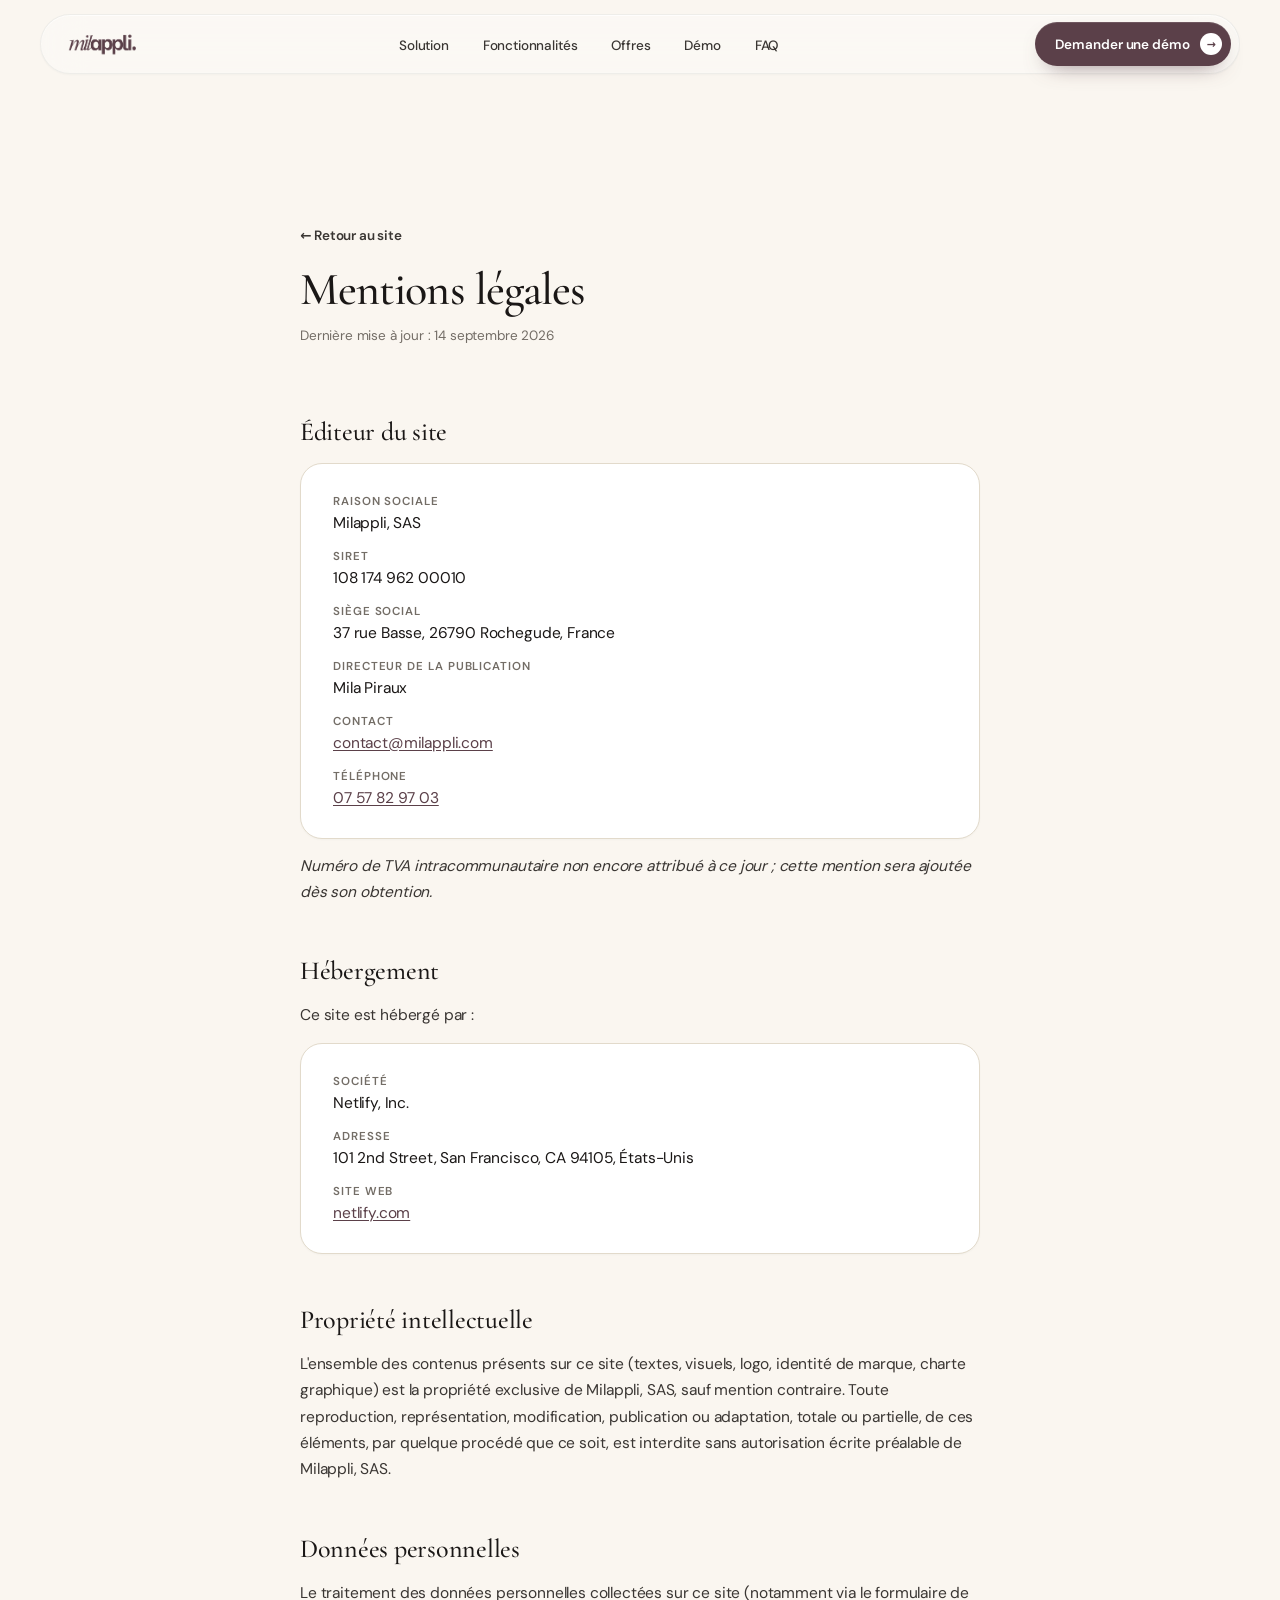
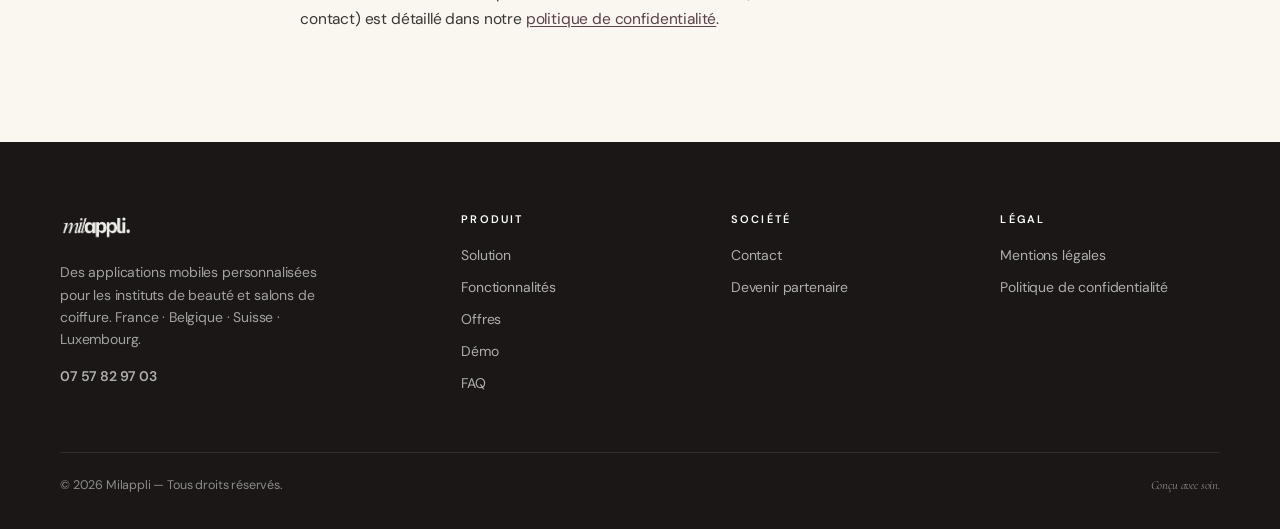
<file: mentions-legales.html>
<!DOCTYPE html>
<html lang="fr"><head>
<meta charset="utf-8">
<title>Mentions légales — Milappli</title>
<meta name="description" content="Mentions légales du site Milappli : éditeur, hébergeur et informations légales.">
<meta name="viewport" content="width=device-width, initial-scale=1">
<link rel="canonical" href="https://milappli.com/mentions-legales.html">
<meta name="robots" content="noindex, follow">

<link rel="icon" type="image/png" sizes="512x512" href="images/favicon-512.png">
<link rel="icon" type="image/png" sizes="32x32" href="images/favicon-32.png">
<link rel="icon" type="image/png" sizes="16x16" href="images/favicon-16.png">
<link rel="apple-touch-icon" sizes="180x180" href="images/apple-touch-icon.png">

<link rel="stylesheet" href="css/style.css">
</head>

<body data-screen-label="Milappli — Mentions légales">

<!-- NAV -->
<div class="nav-outer">
<nav class="nav" data-screen-label="Nav">
  <a class="brand" href="index.html#top"><img class="brand-img" src="images/logo-milappli-bordeau.webp" alt="Milappli" width="140" height="51"></a>
  <ul>
    <li><a href="index.html#solution">Solution</a></li>
    <li><a href="index.html#features">Fonctionnalités</a></li>
    <li><a href="index.html#offres">Offres</a></li>
    <li><a href="index.html#contact">Démo</a></li>
    <li><a href="index.html#faq">FAQ</a></li>
  </ul>
  <div class="right">
    <a class="cta" href="index.html#contact">Demander une démo <span class="arrow">→</span></a>
    <button class="burger" id="burger" aria-label="Menu"><span></span></button>
  </div>
</nav>
</div>
<div class="mobile-menu" id="mobileMenu">
  <a href="index.html#solution">Solution</a>
  <a href="index.html#features">Fonctionnalités</a>
  <a href="index.html#offres">Offres</a>
  <a href="index.html#contact">Démo</a>
  <a href="index.html#faq">FAQ</a>
  <a class="cta" href="index.html#contact">Demander une démo <span class="arrow">→</span></a>
</div>

<!-- LEGAL HERO -->
<header class="legal-hero">
  <div class="wrap">
    <a class="legal-back" href="index.html">← Retour au site</a>
    <h1>Mentions légales</h1>
    <p class="updated">Dernière mise à jour : 14 septembre 2026</p>
  </div>
</header>

<main class="legal-content">
  <div class="wrap">

    <section>
      <h2>Éditeur du site</h2>
      <dl class="legal-card">
        <div><dt>Raison sociale</dt><dd>Milappli, SAS</dd></div>
        <div><dt>SIRET</dt><dd>108 174 962 00010</dd></div>
        <div><dt>Siège social</dt><dd>37 rue Basse, 26790 Rochegude, France</dd></div>
        <div><dt>Directeur de la publication</dt><dd>Mila Piraux</dd></div>
        <div><dt>Contact</dt><dd><a href="mailto:contact@milappli.com">contact@milappli.com</a></dd></div>
        <div><dt>Téléphone</dt><dd><a href="tel:+33757829703">07 57 82 97 03</a></dd></div>
      </dl>
      <p class="legal-note">Numéro de TVA intracommunautaire non encore attribué à ce jour ; cette mention sera ajoutée dès son obtention.</p>
    </section>

    <section>
      <h2>Hébergement</h2>
      <p>Ce site est hébergé par :</p>
      <dl class="legal-card">
        <div><dt>Société</dt><dd>Netlify, Inc.</dd></div>
        <div><dt>Adresse</dt><dd>101 2nd Street, San Francisco, CA 94105, États-Unis</dd></div>
        <div><dt>Site web</dt><dd><a href="https://www.netlify.com" target="_blank" rel="noopener">netlify.com</a></dd></div>
      </dl>
    </section>

    <section>
      <h2>Propriété intellectuelle</h2>
      <p>L'ensemble des contenus présents sur ce site (textes, visuels, logo, identité de marque, charte graphique) est la propriété exclusive de Milappli, SAS, sauf mention contraire. Toute reproduction, représentation, modification, publication ou adaptation, totale ou partielle, de ces éléments, par quelque procédé que ce soit, est interdite sans autorisation écrite préalable de Milappli, SAS.</p>
    </section>

    <section>
      <h2>Données personnelles</h2>
      <p>Le traitement des données personnelles collectées sur ce site (notamment via le formulaire de contact) est détaillé dans notre <a href="politique-de-confidentialite.html">politique de confidentialité</a>.</p>
    </section>

  </div>
</main>

<!-- FOOTER -->
<footer data-screen-label="Footer">
  <div class="wrap">
    <div class="foot">
      <div>
        <a class="brand" href="index.html#top"><img class="brand-img" src="images/logo-milappli-beige.webp" alt="Milappli" width="140" height="51"></a>
        <p class="brand-desc">Des applications mobiles personnalisées pour les instituts de beauté et salons de coiffure. France · Belgique · Suisse · Luxembourg.</p>
        <p class="foot-phone"><a href="tel:+33757829703">07 57 82 97 03</a></p>
      </div>
      <div><h6>Produit</h6><ul><li><a href="index.html#solution">Solution</a></li><li><a href="index.html#features">Fonctionnalités</a></li><li><a href="index.html#offres">Offres</a></li><li><a href="index.html#contact">Démo</a></li><li><a href="index.html#faq">FAQ</a></li></ul></div>
      <div><h6>Société</h6><ul><li><a href="index.html#contact">Contact</a></li><li><a href="index.html#contact">Devenir partenaire</a></li></ul></div>
      <div><h6>Légal</h6><ul><li><a href="mentions-legales.html">Mentions légales</a></li><li><a href="politique-de-confidentialite.html">Politique de confidentialité</a></li></ul></div>
    </div>
    <div class="legal">
      <span>© 2026 Milappli — Tous droits réservés.</span>
      <span class="made">Conçu avec soin.</span>
    </div>
  </div>
</footer>

<script src="js/script.js" defer></script>
</body>
</html>
</file>
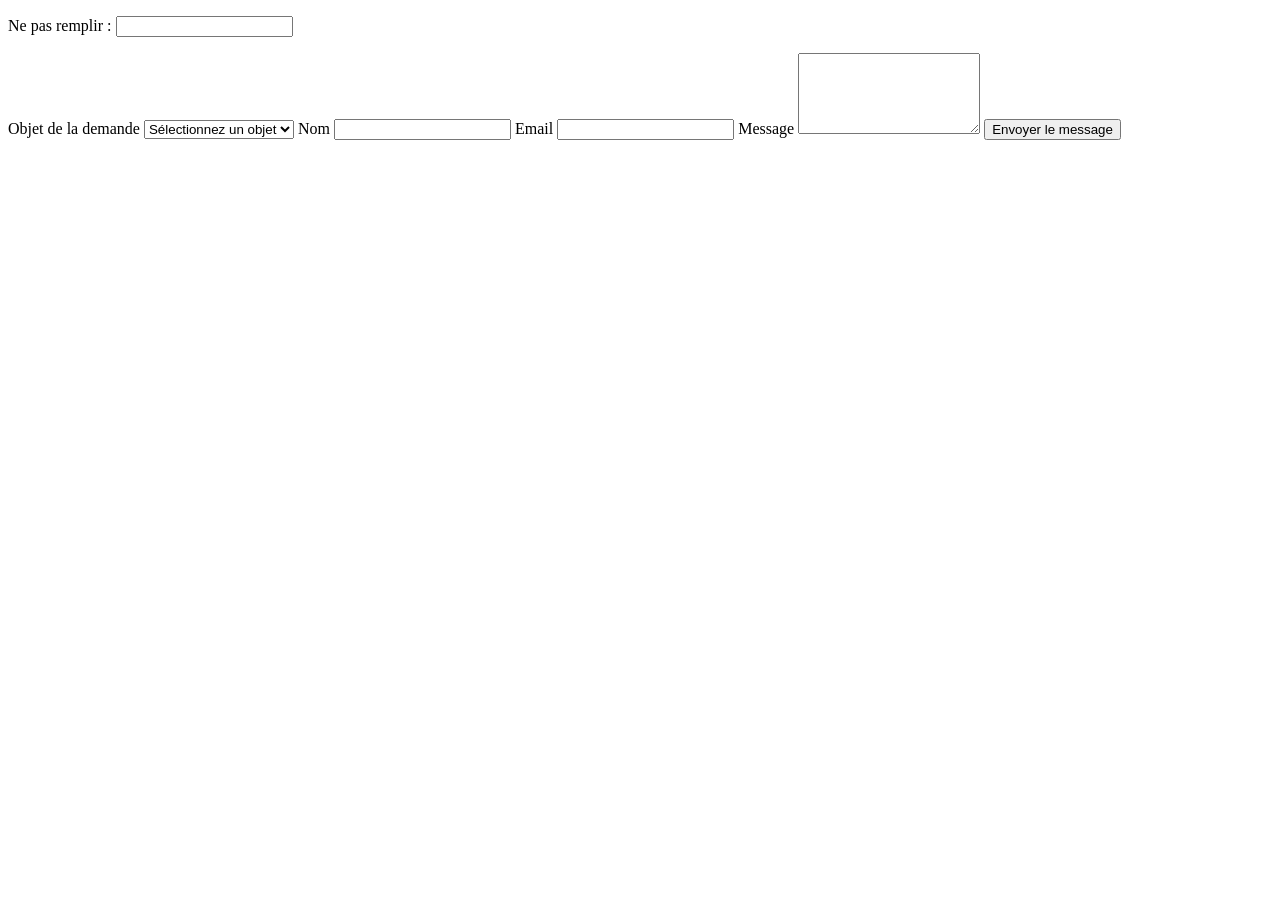
<file: netlify-forms.html>
<!DOCTYPE html>
<html lang="fr">
<head>
<meta charset="utf-8">
<title>Netlify Forms — Milappli</title>
</head>
<body>
<!--
  Ce fichier n'est pas lié dans la navigation du site.
  Il existe uniquement pour que Netlify détecte le formulaire "contact"
  au moment du build, au cas où le formulaire de index.html serait un
  jour injecté en JS plutôt que rendu en HTML statique.
-->
<form name="contact" method="POST" data-netlify="true" netlify-honeypot="bot-field">
  <input type="hidden" name="form-name" value="contact" />
  <p class="hidden"><label>Ne pas remplir : <input name="bot-field" /></label></p>
  <label for="contact-subject">Objet de la demande</label>
  <select id="contact-subject" name="subject" required>
    <option value="" disabled selected>Sélectionnez un objet</option>
    <option value="Demande de démo">Demande de démo</option>
    <option value="Demande de devis">Demande de devis</option>
    <option value="Devenir partenaire">Devenir partenaire</option>
    <option value="Autre demande">Autre demande</option>
  </select>
  <label for="contact-name">Nom</label>
  <input type="text" id="contact-name" name="name" required>
  <label for="contact-email">Email</label>
  <input type="email" id="contact-email" name="email" required>
  <label for="contact-message">Message</label>
  <textarea id="contact-message" name="message" rows="5" required></textarea>
  <button type="submit">Envoyer le message</button>
</form>
</body>
</html>
</file>
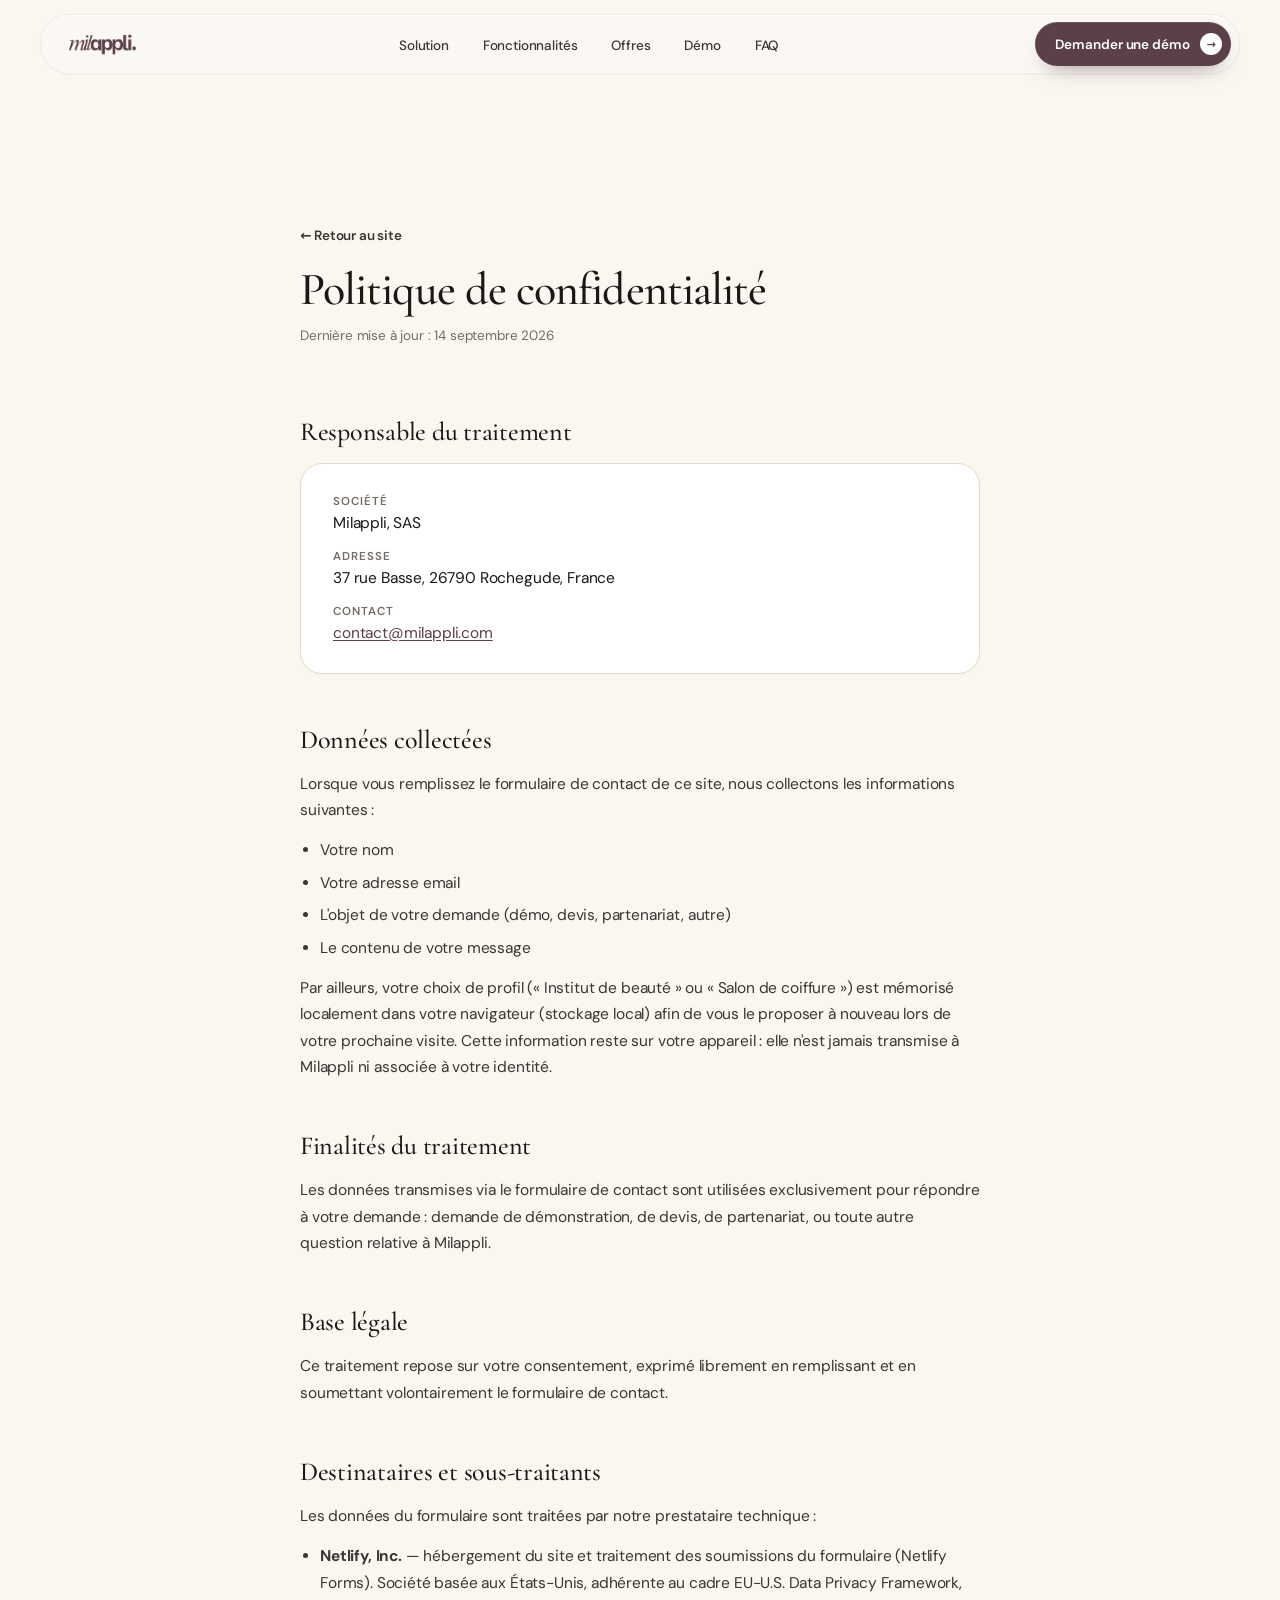
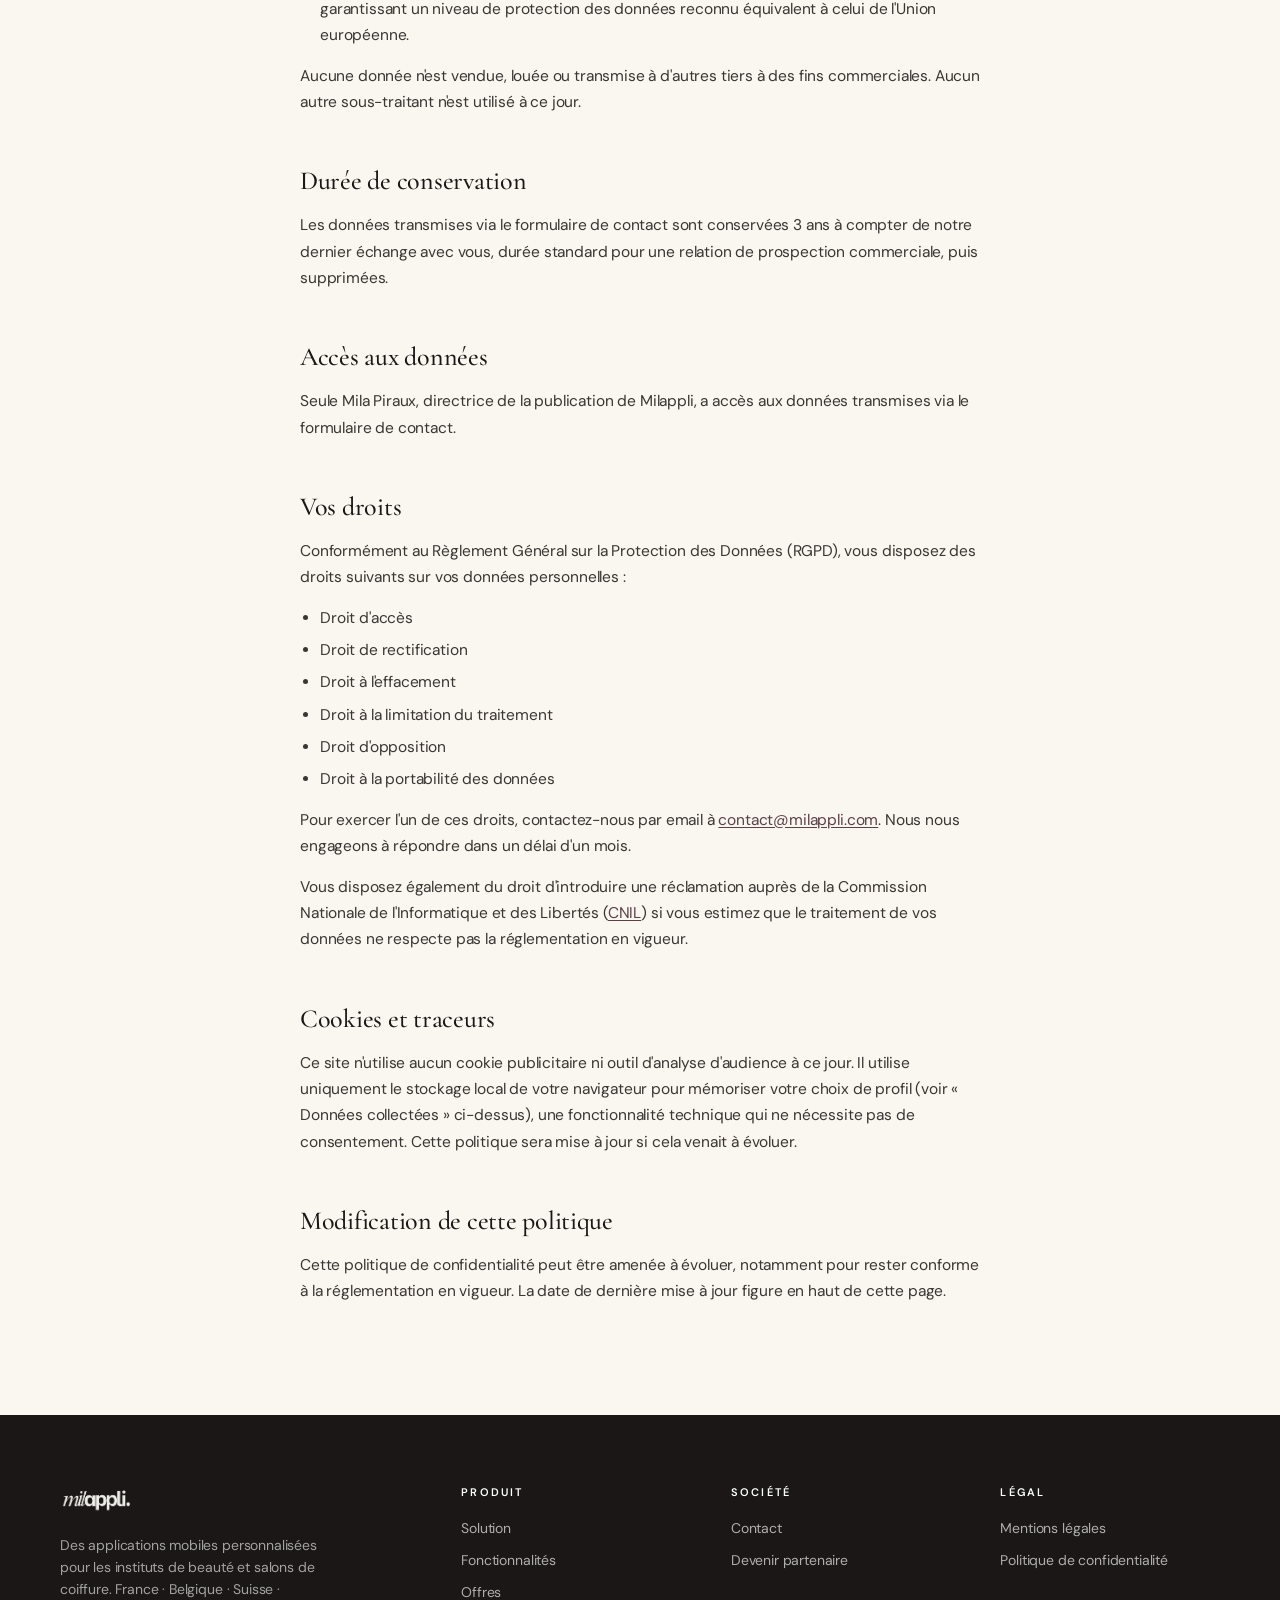
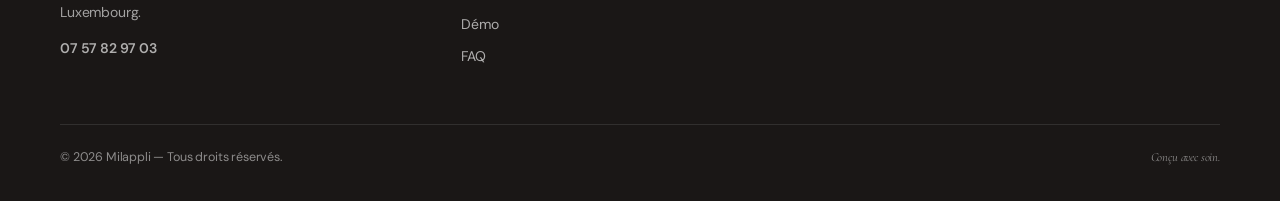
<file: politique-de-confidentialite.html>
<!DOCTYPE html>
<html lang="fr"><head>
<meta charset="utf-8">
<title>Politique de confidentialité — Milappli</title>
<meta name="description" content="Politique de confidentialité du site Milappli : données collectées, finalités, durée de conservation et droits RGPD.">
<meta name="viewport" content="width=device-width, initial-scale=1">
<link rel="canonical" href="https://milappli.com/politique-de-confidentialite.html">
<meta name="robots" content="noindex, follow">

<link rel="icon" type="image/png" sizes="512x512" href="images/favicon-512.png">
<link rel="icon" type="image/png" sizes="32x32" href="images/favicon-32.png">
<link rel="icon" type="image/png" sizes="16x16" href="images/favicon-16.png">
<link rel="apple-touch-icon" sizes="180x180" href="images/apple-touch-icon.png">

<link rel="stylesheet" href="css/style.css">
</head>

<body data-screen-label="Milappli — Politique de confidentialité">

<!-- NAV -->
<div class="nav-outer">
<nav class="nav" data-screen-label="Nav">
  <a class="brand" href="index.html#top"><img class="brand-img" src="images/logo-milappli-bordeau.webp" alt="Milappli" width="140" height="51"></a>
  <ul>
    <li><a href="index.html#solution">Solution</a></li>
    <li><a href="index.html#features">Fonctionnalités</a></li>
    <li><a href="index.html#offres">Offres</a></li>
    <li><a href="index.html#contact">Démo</a></li>
    <li><a href="index.html#faq">FAQ</a></li>
  </ul>
  <div class="right">
    <a class="cta" href="index.html#contact">Demander une démo <span class="arrow">→</span></a>
    <button class="burger" id="burger" aria-label="Menu"><span></span></button>
  </div>
</nav>
</div>
<div class="mobile-menu" id="mobileMenu">
  <a href="index.html#solution">Solution</a>
  <a href="index.html#features">Fonctionnalités</a>
  <a href="index.html#offres">Offres</a>
  <a href="index.html#contact">Démo</a>
  <a href="index.html#faq">FAQ</a>
  <a class="cta" href="index.html#contact">Demander une démo <span class="arrow">→</span></a>
</div>

<!-- LEGAL HERO -->
<header class="legal-hero">
  <div class="wrap">
    <a class="legal-back" href="index.html">← Retour au site</a>
    <h1>Politique de confidentialité</h1>
    <p class="updated">Dernière mise à jour : 14 septembre 2026</p>
  </div>
</header>

<main class="legal-content">
  <div class="wrap">

    <section>
      <h2>Responsable du traitement</h2>
      <dl class="legal-card">
        <div><dt>Société</dt><dd>Milappli, SAS</dd></div>
        <div><dt>Adresse</dt><dd>37 rue Basse, 26790 Rochegude, France</dd></div>
        <div><dt>Contact</dt><dd><a href="mailto:contact@milappli.com">contact@milappli.com</a></dd></div>
      </dl>
    </section>

    <section>
      <h2>Données collectées</h2>
      <p>Lorsque vous remplissez le formulaire de contact de ce site, nous collectons les informations suivantes :</p>
      <ul>
        <li>Votre nom</li>
        <li>Votre adresse email</li>
        <li>L'objet de votre demande (démo, devis, partenariat, autre)</li>
        <li>Le contenu de votre message</li>
      </ul>
      <p>Par ailleurs, votre choix de profil (« Institut de beauté » ou « Salon de coiffure ») est mémorisé localement dans votre navigateur (stockage local) afin de vous le proposer à nouveau lors de votre prochaine visite. Cette information reste sur votre appareil : elle n'est jamais transmise à Milappli ni associée à votre identité.</p>
    </section>

    <section>
      <h2>Finalités du traitement</h2>
      <p>Les données transmises via le formulaire de contact sont utilisées exclusivement pour répondre à votre demande : demande de démonstration, de devis, de partenariat, ou toute autre question relative à Milappli.</p>
    </section>

    <section>
      <h2>Base légale</h2>
      <p>Ce traitement repose sur votre consentement, exprimé librement en remplissant et en soumettant volontairement le formulaire de contact.</p>
    </section>

    <section>
      <h2>Destinataires et sous-traitants</h2>
      <p>Les données du formulaire sont traitées par notre prestataire technique :</p>
      <ul>
        <li><strong>Netlify, Inc.</strong> — hébergement du site et traitement des soumissions du formulaire (Netlify Forms). Société basée aux États-Unis, adhérente au cadre EU-U.S. Data Privacy Framework, garantissant un niveau de protection des données reconnu équivalent à celui de l'Union européenne.</li>
      </ul>
      <p>Aucune donnée n'est vendue, louée ou transmise à d'autres tiers à des fins commerciales. Aucun autre sous-traitant n'est utilisé à ce jour.</p>
    </section>

    <section>
      <h2>Durée de conservation</h2>
      <p>Les données transmises via le formulaire de contact sont conservées 3 ans à compter de notre dernier échange avec vous, durée standard pour une relation de prospection commerciale, puis supprimées.</p>
    </section>

    <section>
      <h2>Accès aux données</h2>
      <p>Seule Mila Piraux, directrice de la publication de Milappli, a accès aux données transmises via le formulaire de contact.</p>
    </section>

    <section>
      <h2>Vos droits</h2>
      <p>Conformément au Règlement Général sur la Protection des Données (RGPD), vous disposez des droits suivants sur vos données personnelles :</p>
      <ul>
        <li>Droit d'accès</li>
        <li>Droit de rectification</li>
        <li>Droit à l'effacement</li>
        <li>Droit à la limitation du traitement</li>
        <li>Droit d'opposition</li>
        <li>Droit à la portabilité des données</li>
      </ul>
      <p>Pour exercer l'un de ces droits, contactez-nous par email à <a href="mailto:contact@milappli.com">contact@milappli.com</a>. Nous nous engageons à répondre dans un délai d'un mois.</p>
      <p>Vous disposez également du droit d'introduire une réclamation auprès de la Commission Nationale de l'Informatique et des Libertés (<a href="https://www.cnil.fr" target="_blank" rel="noopener">CNIL</a>) si vous estimez que le traitement de vos données ne respecte pas la réglementation en vigueur.</p>
    </section>

    <section>
      <h2>Cookies et traceurs</h2>
      <p>Ce site n'utilise aucun cookie publicitaire ni outil d'analyse d'audience à ce jour. Il utilise uniquement le stockage local de votre navigateur pour mémoriser votre choix de profil (voir « Données collectées » ci-dessus), une fonctionnalité technique qui ne nécessite pas de consentement. Cette politique sera mise à jour si cela venait à évoluer.</p>
    </section>

    <section>
      <h2>Modification de cette politique</h2>
      <p>Cette politique de confidentialité peut être amenée à évoluer, notamment pour rester conforme à la réglementation en vigueur. La date de dernière mise à jour figure en haut de cette page.</p>
    </section>

  </div>
</main>

<!-- FOOTER -->
<footer data-screen-label="Footer">
  <div class="wrap">
    <div class="foot">
      <div>
        <a class="brand" href="index.html#top"><img class="brand-img" src="images/logo-milappli-beige.webp" alt="Milappli" width="140" height="51"></a>
        <p class="brand-desc">Des applications mobiles personnalisées pour les instituts de beauté et salons de coiffure. France · Belgique · Suisse · Luxembourg.</p>
        <p class="foot-phone"><a href="tel:+33757829703">07 57 82 97 03</a></p>
      </div>
      <div><h6>Produit</h6><ul><li><a href="index.html#solution">Solution</a></li><li><a href="index.html#features">Fonctionnalités</a></li><li><a href="index.html#offres">Offres</a></li><li><a href="index.html#contact">Démo</a></li><li><a href="index.html#faq">FAQ</a></li></ul></div>
      <div><h6>Société</h6><ul><li><a href="index.html#contact">Contact</a></li><li><a href="index.html#contact">Devenir partenaire</a></li></ul></div>
      <div><h6>Légal</h6><ul><li><a href="mentions-legales.html">Mentions légales</a></li><li><a href="politique-de-confidentialite.html">Politique de confidentialité</a></li></ul></div>
    </div>
    <div class="legal">
      <span>© 2026 Milappli — Tous droits réservés.</span>
      <span class="made">Conçu avec soin.</span>
    </div>
  </div>
</footer>

<script src="js/script.js" defer></script>
</body>
</html>
</file>
<file: css/style.css>
/* Polices — Cormorant Garamond (titres & accents serif) + DM Sans (le reste), auto-hébergées */

@font-face {
  font-family: 'DM Sans';
  font-style: normal;
  font-weight: 400;
  font-display: swap;
  src: url("../fonts/dm-sans-400-normal-latin-ext.woff2") format('woff2');
}
@font-face {
  font-family: 'DM Sans';
  font-style: normal;
  font-weight: 400;
  font-display: swap;
  src: url("../fonts/dm-sans-400-normal-latin.woff2") format('woff2');
}
@font-face {
  font-family: 'DM Sans';
  font-style: normal;
  font-weight: 500;
  font-display: swap;
  src: url("../fonts/dm-sans-500-normal-latin-ext.woff2") format('woff2');
}
@font-face {
  font-family: 'DM Sans';
  font-style: normal;
  font-weight: 500;
  font-display: swap;
  src: url("../fonts/dm-sans-500-normal-latin.woff2") format('woff2');
}
@font-face {
  font-family: 'DM Sans';
  font-style: normal;
  font-weight: 600;
  font-display: swap;
  src: url("../fonts/dm-sans-600-normal-latin-ext.woff2") format('woff2');
}
@font-face {
  font-family: 'DM Sans';
  font-style: normal;
  font-weight: 600;
  font-display: swap;
  src: url("../fonts/dm-sans-600-normal-latin.woff2") format('woff2');
}
@font-face {
  font-family: 'DM Sans';
  font-style: normal;
  font-weight: 700;
  font-display: swap;
  src: url("../fonts/dm-sans-700-normal-latin-ext.woff2") format('woff2');
}
@font-face {
  font-family: 'DM Sans';
  font-style: normal;
  font-weight: 700;
  font-display: swap;
  src: url("../fonts/dm-sans-700-normal-latin.woff2") format('woff2');
}
@font-face {
  font-family: 'Cormorant Garamond';
  font-style: italic;
  font-weight: 400;
  font-display: swap;
  src: url("../fonts/cormorant-garamond-400-italic-cyrillic-ext.woff2") format('woff2');
}
@font-face {
  font-family: 'Cormorant Garamond';
  font-style: italic;
  font-weight: 400;
  font-display: swap;
  src: url("../fonts/cormorant-garamond-400-italic-cyrillic.woff2") format('woff2');
}
@font-face {
  font-family: 'Cormorant Garamond';
  font-style: italic;
  font-weight: 400;
  font-display: swap;
  src: url("../fonts/cormorant-garamond-400-italic-vietnamese.woff2") format('woff2');
}
@font-face {
  font-family: 'Cormorant Garamond';
  font-style: italic;
  font-weight: 400;
  font-display: swap;
  src: url("../fonts/cormorant-garamond-400-italic-latin-ext.woff2") format('woff2');
}
@font-face {
  font-family: 'Cormorant Garamond';
  font-style: italic;
  font-weight: 400;
  font-display: swap;
  src: url("../fonts/cormorant-garamond-400-italic-latin.woff2") format('woff2');
}
@font-face {
  font-family: 'Cormorant Garamond';
  font-style: normal;
  font-weight: 500;
  font-display: swap;
  src: url("../fonts/cormorant-garamond-500-normal-cyrillic-ext.woff2") format('woff2');
}
@font-face {
  font-family: 'Cormorant Garamond';
  font-style: normal;
  font-weight: 500;
  font-display: swap;
  src: url("../fonts/cormorant-garamond-500-normal-cyrillic.woff2") format('woff2');
}
@font-face {
  font-family: 'Cormorant Garamond';
  font-style: normal;
  font-weight: 500;
  font-display: swap;
  src: url("../fonts/cormorant-garamond-500-normal-vietnamese.woff2") format('woff2');
}
@font-face {
  font-family: 'Cormorant Garamond';
  font-style: normal;
  font-weight: 500;
  font-display: swap;
  src: url("../fonts/cormorant-garamond-500-normal-latin-ext.woff2") format('woff2');
}
@font-face {
  font-family: 'Cormorant Garamond';
  font-style: normal;
  font-weight: 500;
  font-display: swap;
  src: url("../fonts/cormorant-garamond-500-normal-latin.woff2") format('woff2');
}

/* Styles du site */

:root{
    --white:#FFFFFF;
    --bg:#FAF6F0;
    --beige:#DAD0BB;
    --beige-soft:#E6DECF;
    --beige-line:#DCD3C0;
    --ink:#1A1716;
    --ink-2:#3A3633;
    --ink-3:#736D66;
    --ink-4:#A09A91;
    --burgundy:#5B4049;
    --burgundy-soft:#79626A;
    --dark:#1B1817;
    --dark-2:#262120;
    --line:#E2DACB;
    --card:#FFFFFF;
    --shadow-xs: 0 1px 2px rgba(44,56,57,.03);
    --shadow-sm: 0 2px 8px rgba(44,56,57,.05), 0 1px 2px rgba(44,56,57,.04);
    --shadow-md: 0 12px 30px -12px rgba(44,56,57,.14), 0 24px 48px -28px rgba(44,56,57,.12);
    --shadow-lg: 0 40px 90px -36px rgba(44,56,57,.26), 0 16px 40px -16px rgba(44,56,57,.12);
    --ease: cubic-bezier(.22, .61, .36, 1);
  }
  *{box-sizing:border-box}
  html,body{margin:0;padding:0;scroll-behavior:smooth}
  body{
    background:var(--bg); color:var(--ink);
    font-family:"DM Sans", ui-sans-serif, system-ui, sans-serif;
    font-weight:400; -webkit-font-smoothing:antialiased; letter-spacing:-0.01em;
    overflow-x:hidden;
  }
  .serif{font-family:"Cormorant Garamond","Times New Roman",serif; font-style:italic; font-weight:400; letter-spacing:-0.01em}
  .wrap{max-width:1240px; margin:0 auto; padding:0 40px}
  .reveal{opacity:0; transform:translateY(26px); transition:opacity .9s var(--ease), transform .9s var(--ease)}
  .reveal.in{opacity:1; transform:none}
  .reveal.d1{transition-delay:.08s} .reveal.d2{transition-delay:.16s} .reveal.d3{transition-delay:.24s} .reveal.d4{transition-delay:.32s} .reveal.d5{transition-delay:.40s}
  @media (prefers-reduced-motion: reduce){ .reveal,.reveal.in{opacity:1;transform:none;transition:none} *{animation-duration:.001ms!important;transition-duration:.001ms!important} }

  h2.sec-title{font-family:"Cormorant Garamond",serif; font-size:54px; line-height:1.02; letter-spacing:-0.02em; font-weight:500; margin:0; color:var(--ink); text-wrap:balance}
  h2.sec-title .serif{font-size:1.04em; line-height:.9}
  .eyebrow{display:inline-flex; align-items:center; gap:12px; font-size:11.5px; letter-spacing:.22em; text-transform:uppercase; font-weight:600; color:var(--burgundy)}
  .eyebrow::before{content:""; width:26px; height:1px; background:var(--burgundy); opacity:.5}
  .lead{font-size:18px; line-height:1.6; color:var(--ink-2); letter-spacing:-0.005em}

  /* ---------- NAV ---------- */
  .nav{
    position:sticky; top:14px; z-index:60; margin:14px auto 0; max-width:1240px;
    background:rgba(251,250,247,.7); backdrop-filter:blur(22px) saturate(1.4); -webkit-backdrop-filter:blur(22px) saturate(1.4);
    border:1px solid rgba(44,56,57,.06); border-radius:999px; padding:7px 8px 7px 24px;
    display:flex; align-items:center; justify-content:space-between;
    box-shadow:0 1px 0 rgba(255,255,255,.6) inset, var(--shadow-xs);
    transition:background .35s var(--ease), box-shadow .35s var(--ease);
  }
  @media(min-width:1320px){.nav{margin-left:auto;margin-right:auto}}
  .nav-outer{padding:0 40px}
  .nav.scrolled{background:rgba(251,250,247,.9); box-shadow:0 10px 30px -18px rgba(44,56,57,.2), 0 1px 0 rgba(255,255,255,.6) inset}
  .brand{display:inline-flex; align-items:center; color:var(--ink); text-decoration:none; line-height:1; transition:opacity .3s var(--ease)}
  .brand-img{height:28px; width:auto; display:block}
  .brand:hover{opacity:.7}
  .nav ul{list-style:none; padding:0; margin:0; display:flex; gap:34px}
  .nav ul a{color:var(--ink-2); text-decoration:none; font-size:13.5px; font-weight:500; position:relative; padding:6px 0; transition:color .25s var(--ease)}
  .nav ul a::after{content:""; position:absolute; left:50%; right:50%; bottom:0; height:1px; background:var(--burgundy); transition:left .4s var(--ease), right .4s var(--ease)}
  .nav ul a:hover{color:var(--ink)} .nav ul a:hover::after{left:20%; right:20%}
  .nav .right{display:flex; align-items:center; gap:6px}
  .cta{
    background:var(--burgundy); color:#fff; border:none; cursor:pointer; font-family:inherit;
    font-size:13.5px; font-weight:600; letter-spacing:-0.005em; padding:11px 9px 11px 20px; border-radius:999px;
    display:inline-flex; align-items:center; gap:10px; text-decoration:none;
    box-shadow:0 1px 0 rgba(255,255,255,.12) inset, 0 10px 22px -12px rgba(91,64,73,.7);
    transition:transform .35s var(--ease), box-shadow .35s var(--ease), background .3s var(--ease);
  }
  .cta:hover{transform:translateY(-1px); background:#4C353D; box-shadow:0 1px 0 rgba(255,255,255,.12) inset, 0 18px 34px -14px rgba(91,64,73,.7)}
  .cta:active{transform:translateY(0)}
  .cta .arrow{width:22px; height:22px; border-radius:50%; background:#fff; color:var(--burgundy); display:inline-flex; align-items:center; justify-content:center; font-size:11px; transition:transform .35s var(--ease)}
  .cta:hover .arrow{transform:translateX(2px) rotate(-6deg)}
  .cta.lg{font-size:15px; padding:15px 12px 15px 26px}
  .cta.lg .arrow{width:26px; height:26px; font-size:12px}
  .cta.ghost{background:transparent; color:var(--ink); border:1px solid rgba(44,56,57,.18); padding:11px 20px; box-shadow:none}
  .cta.ghost:hover{background:rgba(44,56,57,.04); border-color:rgba(44,56,57,.3)}
  .cta.ghost .arrow{display:none}
  .cta.block{width:100%; justify-content:center; padding:15px 22px}
  .burger{display:none; width:44px; height:44px; border-radius:999px; border:1px solid var(--line); background:var(--card); cursor:pointer; padding:0; align-items:center; justify-content:center}
  .burger span{display:block; width:18px; height:1.6px; background:var(--ink); position:relative}
  .burger span::before,.burger span::after{content:""; position:absolute; left:0; right:0; height:1.6px; background:var(--ink); transition:transform .3s, top .3s}
  .burger span::before{top:-6px} .burger span::after{top:6px}
  body.menu-open{overflow:hidden}
  body.menu-open .burger span{background:transparent}
  body.menu-open .burger span::before{top:0; transform:rotate(45deg)}
  body.menu-open .burger span::after{top:0; transform:rotate(-45deg)}
  .mobile-menu{position:fixed; inset:0; background:rgba(251,250,247,.97); backdrop-filter:blur(20px); z-index:55; padding:120px 32px 40px; display:flex; flex-direction:column; gap:6px; opacity:0; pointer-events:none; transition:opacity .35s}
  body.menu-open .mobile-menu{opacity:1; pointer-events:auto}
  .mobile-menu a{font-size:30px; font-weight:500; color:var(--ink); text-decoration:none; letter-spacing:-0.02em; padding:14px 0; border-bottom:1px solid var(--line); display:flex; justify-content:space-between; align-items:center}
  .mobile-menu a::after{content:"→"; font-family:"Cormorant Garamond","Times New Roman",serif; font-style:italic; opacity:.4}
  .mobile-menu .cta{margin-top:24px; align-self:flex-start}
  .mobile-menu .cta::after{display:none}

  /* ---------- PHONE ---------- */
  .phone{background:#1F2627; border-radius:46px; padding:8px; box-shadow:0 60px 120px -44px rgba(44,56,57,.5), inset 0 0 0 1.5px #3A4445; position:relative}
  .phone .notch{position:absolute; top:18px; left:50%; transform:translateX(-50%); width:96px; height:28px; border-radius:999px; background:#0E1213; z-index:5}
  .phone .screen{border-radius:38px; overflow:hidden; background:#fff; position:relative}
  .phone .screen img, .phone .screen .app-mock{display:block; width:100%; height:100%; object-fit:cover}
  .phone .screen img.mockup-img-wide{object-fit:contain; object-position:center bottom}

  /* ---------- HERO ---------- */
  .hero{position:relative; padding:90px 0 70px; overflow:hidden}
  .hero::before{content:""; position:absolute; top:-160px; right:-180px; width:680px; height:680px; border-radius:50%; background:radial-gradient(58% 58% at 38% 32%, var(--beige) 0%, rgba(218,208,187,0) 72%); opacity:.7; animation:breathe 20s ease-in-out infinite alternate; z-index:0}
  @keyframes breathe{0%{transform:translate(0,0) scale(1)} 100%{transform:translate(-28px,18px) scale(1.06)}}
  .hero-grid{position:relative; z-index:1; display:grid; grid-template-columns:1.02fr .98fr; gap:56px; align-items:center}
  .hero h1{font-family:"Cormorant Garamond",serif; font-size:62px; line-height:1.02; letter-spacing:-0.02em; font-weight:500; margin:22px 0 0; color:var(--ink); text-wrap:balance}
  .hero h1 .serif{font-size:1.05em}
  .hero p.sub{margin:26px 0 0; max-width:520px; font-size:17.5px; line-height:1.6; color:var(--ink-2)}
  .hero .actions{display:flex; gap:12px; margin-top:34px; flex-wrap:wrap}
  .hero .reassure{margin-top:26px; display:flex; gap:22px; flex-wrap:wrap; color:var(--ink-3); font-size:13.5px}
  .hero .reassure span{display:flex; align-items:center; gap:8px}
  .hero .reassure span::before{content:""; width:6px; height:6px; border-radius:50%; background:var(--burgundy); opacity:.6}

  /* ---------- PROFILE SWITCH ---------- */
  .profile-switch{display:flex; flex-direction:column; gap:10px; margin:28px 0 0}
  .profile-switch-label{font-size:12px; letter-spacing:.1em; text-transform:uppercase; font-weight:600; color:var(--ink-3)}
  .profile-switch-tabs{position:relative; display:grid; grid-template-columns:1fr 1fr; gap:2px; background:var(--card); border:1px solid var(--line); border-radius:999px; padding:4px; box-shadow:var(--shadow-xs); max-width:460px}
  .profile-switch-tabs::before{content:""; position:absolute; top:4px; left:4px; bottom:4px; width:calc(50% - 4px); border-radius:999px; background:var(--burgundy); transition:transform .35s var(--ease); z-index:0}
  .profile-switch-tabs[data-active="coiffeur"]::before{transform:translateX(100%)}
  .profile-tab{position:relative; z-index:1; display:flex; align-items:center; justify-content:center; gap:7px; min-height:44px; border:none; background:transparent; cursor:pointer; padding:11px 14px; font-family:"DM Sans", sans-serif; font-size:13.5px; font-weight:600; letter-spacing:-0.005em; color:var(--ink-2); border-radius:999px; transition:color .3s var(--ease)}
  .profile-tab .pt-ic{font-size:13px; opacity:.8}
  .profile-tab[aria-selected="true"]{color:#fff}
  .profile-tab:hover{color:var(--burgundy)}
  .profile-tab[aria-selected="true"]:hover{color:#fff}
  .profile-tab:focus-visible{outline:2px solid var(--burgundy); outline-offset:3px}

  /* ---------- PROFILE-DEPENDENT CONTENT TRANSITION ---------- */
  .profile-dynamic{transition:opacity .25s var(--ease), transform .25s var(--ease)}
  .profile-dynamic.is-swapping{opacity:0; transform:translateY(6px)}

  .hero-visual{position:relative; display:flex; justify-content:center; align-items:center; min-height:660px}
  .hero-visual .phone{width:312px; height:638px}
  .hero-visual .phone .screen{height:622px}
  .float-card{position:absolute; z-index:3; background:var(--card); border-radius:20px; padding:14px 16px; box-shadow:var(--shadow-lg); border:1px solid rgba(44,56,57,.04); display:flex; gap:12px; align-items:center; animation:float 7s ease-in-out infinite}
  @keyframes float{0%,100%{transform:translateY(0)} 50%{transform:translateY(-9px)}}
  .float-card .ic{width:36px; height:36px; border-radius:11px; flex-shrink:0; background:var(--beige-soft); color:var(--burgundy); display:flex; align-items:center; justify-content:center; font-family:"Cormorant Garamond","Times New Roman",serif; font-style:italic; font-size:17px}
  .float-card .t{font-size:13px; font-weight:600; line-height:1.25; letter-spacing:-0.01em; color:var(--ink)}
  .float-card .s{font-size:11.5px; color:var(--ink-3); margin-top:3px}
  .float-card.one{top:64px; left:-26px}
  .float-card.two{bottom:90px; right:-30px; animation-delay:-3s}

  /* ---------- SECTION SHELL ---------- */
  section{position:relative}
  .sec{padding:110px 0}
  .sec-beige{background:var(--beige-soft)}
  .sec-head{max-width:720px; margin:0 auto 60px; text-align:center}
  .sec-head .lead{margin:22px auto 0; max-width:580px}
  .sec-head.left{margin-left:0; text-align:left}
  .sec-head.left .lead{margin-left:0}

  /* ---------- PROBLEM ---------- */
  .prob-grid{display:grid; grid-template-columns:repeat(4,1fr); gap:18px}
  .prob{background:var(--card); border:1px solid var(--line); border-radius:26px; padding:32px 28px; box-shadow:var(--shadow-xs); transition:transform .5s var(--ease), box-shadow .5s var(--ease)}
  .prob:hover{transform:translateY(-5px); box-shadow:var(--shadow-md)}
  .prob .n{width:44px; height:44px; border-radius:50%; background:var(--beige-soft); color:var(--burgundy); display:flex; align-items:center; justify-content:center; font-family:"Cormorant Garamond","Times New Roman",serif; font-style:italic; font-size:20px; margin-bottom:22px}
  .prob h3{font-size:19px; font-weight:600; letter-spacing:-0.02em; margin:0 0 10px; line-height:1.25; color:var(--ink)}
  .prob p{font-size:14px; color:var(--ink-3); line-height:1.6; margin:0}

  /* ---------- SOLUTION ---------- */
  .sol-grid{display:grid; grid-template-columns:1fr 1fr; gap:80px; align-items:center}
  .sol-visual{position:relative; display:flex; justify-content:center}
  .sol-visual .phone{width:280px}
  .sol-visual .phone .screen{height:560px}
  .sol-tags{position:absolute; inset:0; pointer-events:none}
  .sol-tag{position:absolute; background:var(--card); border:1px solid rgba(44,56,57,.05); border-radius:14px; padding:10px 14px; box-shadow:var(--shadow-md); font-size:13px; font-weight:600; color:var(--ink); letter-spacing:-0.01em; display:flex; align-items:center; gap:8px}
  .sol-tag .dot{width:8px; height:8px; border-radius:50%; background:var(--burgundy)}
  .sol-tag.a{top:60px; left:-10px} .sol-tag.b{top:200px; right:-20px} .sol-tag.c{bottom:80px; left:-20px}
  .sol-list{display:flex; flex-direction:column; gap:0; margin:34px 0 0}
  .sol-item{display:flex; gap:18px; align-items:flex-start; padding:20px 0; border-bottom:1px solid var(--line)}
  .sol-item:last-child{border-bottom:0}
  .sol-item .ic{flex-shrink:0; font-family:"Cormorant Garamond","Times New Roman",serif; font-style:italic; font-size:18px; color:var(--burgundy); width:24px}
  .sol-item h4{margin:0; font-size:17px; font-weight:600; letter-spacing:-0.015em; color:var(--ink)}
  .sol-item p{margin:5px 0 0; font-size:14.5px; color:var(--ink-3); line-height:1.55}

  /* ---------- BENEFITS ---------- */
  .ben-grid{display:grid; grid-template-columns:repeat(3,1fr); gap:18px}
  .ben{background:var(--card); border:1px solid var(--line); border-radius:28px; padding:34px 30px; box-shadow:var(--shadow-xs); transition:transform .5s var(--ease), box-shadow .5s var(--ease), border-color .35s}
  .ben:hover{transform:translateY(-5px); box-shadow:var(--shadow-md); border-color:var(--beige-line)}
  .ben .ic{width:50px; height:50px; border-radius:14px; background:linear-gradient(150deg, var(--beige-soft), var(--beige)); color:var(--burgundy); display:flex; align-items:center; justify-content:center; font-family:"Cormorant Garamond","Times New Roman",serif; font-style:italic; font-size:22px; margin-bottom:24px}
  .ben h3{font-size:21px; font-weight:500; letter-spacing:-0.025em; margin:0 0 10px; line-height:1.2; color:var(--ink)}
  .ben h3 em{font-family:"Cormorant Garamond","Times New Roman",serif; font-style:italic; font-weight:400}
  .ben p{font-size:14.5px; color:var(--ink-3); line-height:1.6; margin:0}

  /* ---------- FEATURES ---------- */
  .feat-grid{display:grid; grid-template-columns:repeat(3,1fr); gap:14px}
  .feat{background:var(--card); border:1px solid var(--line); border-radius:22px; padding:26px; display:flex; flex-direction:column; gap:12px; transition:transform .45s var(--ease), box-shadow .45s var(--ease), border-color .3s}
  .feat:hover{transform:translateY(-4px); box-shadow:var(--shadow-md); border-color:var(--beige-line)}
  .feat .ic{width:40px; height:40px; border-radius:12px; background:var(--beige-soft); color:var(--burgundy); display:flex; align-items:center; justify-content:center; font-family:"Cormorant Garamond","Times New Roman",serif; font-style:italic; font-size:18px}
  .feat h4{font-size:16.5px; font-weight:600; letter-spacing:-0.015em; margin:0; color:var(--ink)}
  .feat p{font-size:13.5px; color:var(--ink-3); line-height:1.55; margin:0}

  /* ---------- HOW IT WORKS ---------- */
  .steps{display:grid; grid-template-columns:repeat(4,1fr); gap:18px}
  .step{padding:32px 0 0; border-top:1px solid var(--burgundy); position:relative}
  .step::before{content:""; position:absolute; left:0; top:-5px; width:9px; height:9px; border-radius:50%; background:var(--burgundy)}
  .step .n{font-family:"Cormorant Garamond","Times New Roman",serif; font-style:italic; font-size:15px; color:var(--burgundy); letter-spacing:.04em}
  .step h4{font-size:21px; font-weight:500; letter-spacing:-0.025em; margin:14px 0 10px; line-height:1.15; color:var(--ink)}
  .step h4 em{font-family:"Cormorant Garamond","Times New Roman",serif; font-style:italic; font-weight:400}
  .step p{font-size:14px; color:var(--ink-3); line-height:1.6; margin:0}

  /* ---------- PREVIEW ---------- */
  .preview-rail{display:flex; gap:26px; justify-content:center; align-items:flex-end; flex-wrap:wrap}
  .preview-rail .phone{width:230px}
  .preview-rail .phone .screen{height:460px}
  .preview-rail .phone:nth-child(2){margin-bottom:34px}
  .preview-cap{text-align:center; margin-top:16px; font-size:13px; color:var(--ink-3); letter-spacing:.04em}
  .preview-cap strong{display:block; color:var(--ink); font-weight:600; font-size:14.5px; margin-bottom:3px; letter-spacing:-0.01em}

  /* ---------- PRICING ---------- */
  .price-card{max-width:560px; margin:0 auto; background:var(--card); border:1px solid var(--beige-line); border-radius:36px; padding:54px 52px; box-shadow:var(--shadow-md); position:relative; overflow:hidden}
  .price-card::before{content:""; position:absolute; top:-160px; right:-160px; width:380px; height:380px; border-radius:50%; background:radial-gradient(58% 58% at 38% 32%, var(--beige) 0%, transparent 72%); opacity:.6}
  .price-card .pc-top{position:relative; z-index:1; display:flex; justify-content:space-between; align-items:flex-start; gap:20px; flex-wrap:wrap}
  .price-card .pc-name{font-family:"Cormorant Garamond","Times New Roman",serif; font-style:italic; font-size:26px; color:var(--ink); letter-spacing:-0.01em}
  .price-card .pc-badge{font-size:11px; letter-spacing:.16em; text-transform:uppercase; font-weight:600; color:var(--burgundy); background:var(--beige-soft); padding:6px 12px; border-radius:999px}
  .price-card .pc-price{position:relative; z-index:1; display:flex; align-items:baseline; gap:8px; margin:24px 0 6px}
  .price-card .pc-price .v{font-size:72px; font-weight:500; letter-spacing:-0.04em; line-height:1; color:var(--ink)}
  .price-card .pc-price .u{font-size:16px; color:var(--ink-3)}
  .price-card .pc-note{position:relative; z-index:1; font-size:14px; color:var(--ink-3); margin:0 0 28px}
  .price-card ul{position:relative; z-index:1; list-style:none; padding:0; margin:0 0 30px; display:grid; grid-template-columns:1fr 1fr; gap:14px}
  .price-card li{display:flex; gap:12px; align-items:flex-start; font-size:14.5px; color:var(--ink-2); line-height:1.4}
  .price-card li::before{content:""; width:18px; height:18px; flex-shrink:0; border-radius:50%; margin-top:1px; background:var(--burgundy) url("data:image/svg+xml;utf8,<svg xmlns='http://www.w3.org/2000/svg' viewBox='0 0 14 14'><path d='M3 7l3 3 5-6' fill='none' stroke='%23fff' stroke-width='1.6' stroke-linecap='round' stroke-linejoin='round'/></svg>") center/11px no-repeat}
  .price-card .cta{position:relative; z-index:1}

  /* ---------- PARTNERS ---------- */
  .partner{background:linear-gradient(150deg, #34292E 0%, var(--burgundy) 70%); color:#fff; border-radius:40px; padding:80px 70px; position:relative; overflow:hidden; display:grid; grid-template-columns:1.2fr .8fr; gap:60px; align-items:center}
  .partner::before{content:""; position:absolute; right:-140px; top:-140px; width:420px; height:420px; border-radius:50%; background:radial-gradient(58% 58% at 38% 32%, rgba(218,208,187,.45) 0%, transparent 72%); animation:breathe 24s ease-in-out infinite alternate}
  .partner .eyebrow{color:var(--beige)} .partner .eyebrow::before{background:var(--beige)}
  .partner h2{position:relative; z-index:1; font-family:"Cormorant Garamond",serif; font-size:46px; line-height:1.04; letter-spacing:-0.015em; font-weight:500; margin:20px 0 0}
  .partner h2 .serif{font-size:1.05em}
  .partner p{position:relative; z-index:1; color:rgba(255,255,255,.72); font-size:16px; line-height:1.65; margin:20px 0 0; max-width:440px}
  .partner .r{position:relative; z-index:1; display:flex; flex-direction:column; gap:14px}
  .partner .cta{background:#fff; color:var(--burgundy)} .partner .cta .arrow{background:var(--burgundy); color:#fff}
  .partner .r .micro{font-size:13px; color:rgba(255,255,255,.6); line-height:1.6}

  /* ---------- FAQ ---------- */
  .faq-grid{display:grid; grid-template-columns:.8fr 1.2fr; gap:60px; align-items:start}
  .faq-list details{border-top:1px solid var(--line); padding:14px 0; cursor:pointer}
  .faq-list details:last-child{border-bottom:1px solid var(--line)}
  .faq-list summary{list-style:none; display:flex; justify-content:space-between; align-items:center; gap:24px; min-height:44px; padding:10px 0; font-size:18px; font-weight:500; letter-spacing:-0.015em; color:var(--ink)}
  .faq-list summary::-webkit-details-marker{display:none}
  .faq-list summary::after{content:"+"; font-family:"Cormorant Garamond","Times New Roman",serif; font-style:italic; font-size:28px; color:var(--burgundy); transition:transform .3s}
  .faq-list details[open] summary::after{transform:rotate(45deg)}
  .faq-list .ans{margin-top:14px; color:var(--ink-3); font-size:15px; line-height:1.65; max-width:600px}

  /* ---------- FINAL CTA ---------- */
  .final{text-align:center; padding:120px 0; background:var(--dark); color:#fff; position:relative; overflow:hidden}
  .final::before{content:""; position:absolute; top:-160px; left:50%; transform:translateX(-50%); width:620px; height:620px; border-radius:50%; background:radial-gradient(50% 50% at 50% 40%, rgba(121,98,106,.5) 0%, transparent 70%); opacity:.8; animation:breathe 24s ease-in-out infinite alternate}
  .final .wrap{position:relative; z-index:1}
  .final h2{font-family:"Cormorant Garamond",serif; font-size:60px; line-height:1.0; letter-spacing:-0.02em; font-weight:500; margin:0 auto; max-width:760px; color:#fff; text-wrap:balance}
  .final h2 .serif{font-size:1.05em}
  .final p{margin:24px auto 0; max-width:480px; font-size:17px; color:rgba(255,255,255,.65); line-height:1.6}
  .final .actions{margin-top:38px; display:flex; gap:12px; justify-content:center; flex-wrap:wrap}

  /* ---------- FOOTER ---------- */
  footer{background:var(--ink); color:rgba(255,255,255,.7); padding:70px 0 36px}
  .foot{display:grid; grid-template-columns:1.6fr 1fr 1fr 1fr; gap:50px; padding-bottom:50px; border-bottom:1px solid rgba(255,255,255,.1)}
  .foot .brand{color:#fff}
  .foot .brand-desc{font-size:14px; color:rgba(255,255,255,.6); line-height:1.6; max-width:280px; margin-top:16px}
  .foot-phone{margin-top:10px}
  .foot-phone a{font-weight:600; color:rgba(255,255,255,.85)}
  .foot-phone a:hover{color:#fff}
  .foot h6{font-size:11px; letter-spacing:.2em; text-transform:uppercase; color:#fff; margin:0 0 18px; font-weight:600}
  .foot ul{list-style:none; padding:0; margin:0; display:flex; flex-direction:column; gap:11px}
  .foot a{color:rgba(255,255,255,.65); text-decoration:none; font-size:14px; transition:color .2s, transform .2s; display:inline-block}
  .foot a:hover{color:#fff; transform:translateX(2px)}
  .legal{display:flex; justify-content:space-between; align-items:center; padding-top:24px; font-size:12.5px; color:rgba(255,255,255,.5); flex-wrap:wrap; gap:12px}
  .legal .made{font-family:"Cormorant Garamond","Times New Roman",serif; font-style:italic}
  .zones{font-size:12.5px; color:rgba(255,255,255,.55); display:flex; gap:18px}

  /* ---------- DARK SECTIONS ---------- */
  .sec-dark{background:var(--dark); color:rgba(255,255,255,.7); position:relative; overflow:hidden}
  .sec-dark::before{content:""; position:absolute; top:-180px; right:-160px; width:560px; height:560px; border-radius:50%; background:radial-gradient(58% 58% at 38% 32%, rgba(121,98,106,.55) 0%, transparent 70%); opacity:.7; animation:breathe 24s ease-in-out infinite alternate; z-index:0}
  .sec-dark > .wrap{position:relative; z-index:1}
  .sec-dark h2.sec-title{color:#fff}
  .sec-dark .eyebrow{color:var(--beige)} .sec-dark .eyebrow::before{background:var(--beige); opacity:.6}
  .sec-dark .lead{color:rgba(255,255,255,.62)}
  .sec-dark .prob{background:rgba(255,255,255,.045); border-color:rgba(255,255,255,.1); box-shadow:none}
  .sec-dark .prob:hover{background:rgba(255,255,255,.07); box-shadow:0 24px 50px -20px rgba(0,0,0,.5)}
  .sec-dark .prob .n{background:rgba(218,208,187,.14); color:var(--beige)}
  .sec-dark .prob h3{color:#fff}
  .sec-dark .prob p{color:rgba(255,255,255,.58)}

  /* ---------- LOOP ---------- */
  .loop-grid{display:flex; align-items:center; justify-content:center; flex-wrap:wrap; gap:6px 0; max-width:980px; margin:0 auto}
  .loop-item{display:flex; flex-direction:column; align-items:center; gap:12px; width:140px; text-align:center}
  .loop-item .lp-n{width:52px; height:52px; border-radius:50%; background:var(--card); border:1px solid var(--line); box-shadow:var(--shadow-xs); color:var(--burgundy); display:flex; align-items:center; justify-content:center; font-family:"Cormorant Garamond","Times New Roman",serif; font-style:italic; font-size:22px}
  .loop-item p{margin:0; font-size:14px; font-weight:600; color:var(--ink); letter-spacing:-0.01em}
  .loop-arrow{color:var(--ink-4); font-size:20px; padding:0 4px}
  .loop-return{color:var(--burgundy); font-size:24px}

  /* ---------- RENTABLE (business) ---------- */
  .rent-grid{display:grid; grid-template-columns:1.05fr .95fr; gap:80px; align-items:center}
  .rent-list{display:flex; flex-direction:column; gap:0; margin-top:30px}
  .rent-item{display:flex; gap:18px; align-items:flex-start; padding:20px 0; border-bottom:1px solid rgba(255,255,255,.1)}
  .rent-item:last-child{border-bottom:0}

  /* ---------- COMPARE FLOW (platform vs Milappli) ---------- */
  .compare-grid{display:grid; grid-template-columns:1fr 1fr; gap:24px; margin-top:56px; align-items:stretch}
  .compare-col{background:rgba(255,255,255,.03); border:1px solid rgba(255,255,255,.1); border-radius:28px; padding:40px 32px; display:flex; flex-direction:column}
  .compare-col.compare-highlight{background:rgba(121,98,106,.14); border-color:rgba(121,98,106,.4)}
  .compare-label{font-size:12px; letter-spacing:.12em; text-transform:uppercase; color:rgba(255,255,255,.5); font-weight:600; display:block; margin-bottom:28px; text-align:center}
  .compare-highlight .compare-label{color:var(--beige)}
  .compare-flow{display:flex; flex-direction:column; align-items:center; gap:0}
  .cf-step{display:flex; align-items:center; gap:10px; background:rgba(255,255,255,.05); border:1px solid rgba(255,255,255,.12); border-radius:14px; padding:12px 20px; font-size:14.5px; color:rgba(255,255,255,.85); width:100%; justify-content:center; text-align:center}
  .cf-step.cf-you-solo{background:rgba(121,98,106,.25); border-color:rgba(121,98,106,.5); color:#FFFFFF; font-weight:600}
  .cf-n{display:inline-flex; align-items:center; justify-content:center; width:20px; height:20px; border-radius:50%; background:rgba(255,255,255,.12); font-size:11px; flex-shrink:0}
  .cf-arrow{color:rgba(255,255,255,.3); font-size:14px; padding:8px 0}
  .cf-step.cf-end{background:transparent; border:1px dashed rgba(255,255,255,.25); color:rgba(255,255,255,.6); font-size:13px; font-style:italic; font-family:'Cormorant Garamond','Times New Roman',serif}
  .cf-step.cf-end-good{border-color:rgba(121,98,106,.6); color:var(--beige)}
  .cf-step.cf-multi{background:transparent; border:none; padding:0; flex-direction:column; gap:10px}
  .cf-cards{display:grid; grid-template-columns:1fr 1fr; gap:8px; width:100%}
  .cf-card{background:rgba(255,255,255,.06); border:1px solid rgba(255,255,255,.12); border-radius:10px; padding:10px 8px; font-size:12px; text-align:center; color:rgba(255,255,255,.6)}
  .cf-card.cf-you{background:rgba(121,98,106,.28); border-color:rgba(121,98,106,.55); color:#FFFFFF; font-weight:600}

  /* ---------- JOURNEY FLOW (découverte → fidélisation) ---------- */
  .journey-flow{display:flex; align-items:center; justify-content:center; flex-wrap:wrap; gap:18px; margin-top:56px}
  .jf-step{background:rgba(255,255,255,.04); border:1px solid rgba(255,255,255,.12); border-radius:20px; padding:28px 30px; text-align:center; min-width:170px}
  .jf-step.jf-end{background:rgba(121,98,106,.22); border-color:rgba(121,98,106,.5)}
  .jf-n{display:block; font-size:11px; letter-spacing:.14em; text-transform:uppercase; color:rgba(255,255,255,.5); margin-bottom:12px}
  .jf-step.jf-end .jf-n{color:var(--beige)}
  .jf-t{font-size:19px; color:#FFFFFF; font-family:'Cormorant Garamond','Times New Roman',serif; font-style:italic; margin:0}
  .jf-arrow{color:rgba(255,255,255,.3); font-size:18px}

  /* ---------- LEVELS (agenda / caisse) ---------- */
  .levels-flow{display:flex; align-items:center; justify-content:center; flex-wrap:wrap; gap:10px; margin:48px auto 0; max-width:900px}
  .lv-step{background:var(--card); border:1px solid var(--line); border-radius:12px; padding:10px 16px; font-size:13px; color:var(--ink-2); box-shadow:var(--shadow-xs)}
  .lv-step.lv-end{background:var(--ink); color:var(--white); border-color:var(--ink)}
  .lv-arrow{color:var(--ink-4); font-size:14px}
  .levels-grid{display:grid; grid-template-columns:1fr 1fr; gap:20px; margin-top:60px; align-items:stretch; max-width:760px; margin-left:auto; margin-right:auto}
  .level{background:var(--card); border:1px solid var(--line); border-radius:26px; padding:36px 30px; display:flex; flex-direction:column; gap:10px; box-shadow:var(--shadow-xs); transition:transform .5s var(--ease), box-shadow .5s var(--ease)}
  .level:hover{transform:translateY(-5px); box-shadow:var(--shadow-md)}
  .level.level-mid{background:var(--ink); color:rgba(255,255,255,.85); border-color:var(--ink)}
  .level.level-mid h3, .level.level-mid .level-sub{color:#FFFFFF}
  .level.level-mid .level-n{color:rgba(255,255,255,.4)}
  .level-n{font-size:12px; letter-spacing:.1em; color:var(--ink-4); font-weight:600}
  .level h3{font-size:21px; font-weight:600; margin:6px 0 0; letter-spacing:-0.01em}
  .level-sub{font-size:13px; color:var(--burgundy); font-style:italic; font-family:'Cormorant Garamond','Times New Roman',serif; margin:2px 0 4px}
  .level p:not(.level-sub){font-size:14px; color:var(--ink-3); line-height:1.55; margin:0}

  /* ---------- WISHLIST ---------- */
  .wl-flow{display:flex; align-items:center; flex-wrap:wrap; gap:10px; margin-top:34px}
  .wl-step{background:var(--card); border:1px solid var(--line); border-radius:12px; padding:10px 16px; font-size:13px; color:var(--ink-2); box-shadow:var(--shadow-xs)}
  .wl-step.wl-end{background:var(--burgundy); color:#FFFFFF; border-color:var(--burgundy)}
  .wl-arrow{color:var(--ink-4); font-size:14px}
  .rent-item .ck{width:24px; height:24px; flex-shrink:0; border-radius:50%; margin-top:1px; background:var(--burgundy) url("data:image/svg+xml;utf8,<svg xmlns='http://www.w3.org/2000/svg' viewBox='0 0 14 14'><path d='M3 7l3 3 5-6' fill='none' stroke='%23fff' stroke-width='1.7' stroke-linecap='round' stroke-linejoin='round'/></svg>") center/13px no-repeat}
  .rent-item p{margin:0; font-size:16px; line-height:1.5; color:rgba(255,255,255,.82); letter-spacing:-0.01em}
  .rent-item p strong{color:#fff; font-weight:600}
  .rent-visual{display:flex; justify-content:center}
  .rent-visual .phone{width:270px}
  .rent-visual .phone .screen{height:540px}

  /* ---------- OFFERS ---------- */
  .offers-grid{display:grid; grid-template-columns:1fr 1fr; gap:20px; max-width:980px; margin:0 auto; align-items:stretch}
  .offer{background:var(--card); border:1px solid var(--line); border-radius:32px; padding:42px 40px; display:flex; flex-direction:column; box-shadow:var(--shadow-sm); transition:transform .5s var(--ease), box-shadow .5s var(--ease)}
  .offer:hover{transform:translateY(-4px); box-shadow:var(--shadow-md)}
  .offer.featured{background:linear-gradient(160deg, var(--dark-2) 0%, var(--dark) 70%); color:rgba(255,255,255,.72); border:none; position:relative; overflow:hidden}
  .offer.featured::before{content:""; position:absolute; right:-110px; top:-110px; width:320px; height:320px; border-radius:50%; background:radial-gradient(58% 58% at 38% 32%, rgba(121,98,106,.6) 0%, transparent 70%); opacity:.7}
  .offer .o-head{position:relative; z-index:1; display:flex; align-items:center; justify-content:space-between; gap:14px; margin-bottom:8px}
  .offer .o-name{font-family:"Cormorant Garamond","Times New Roman",serif; font-style:italic; font-size:27px; letter-spacing:-0.01em; color:var(--ink)}
  .offer.featured .o-name{color:#fff}
  .offer .o-tag{font-size:10.5px; letter-spacing:.16em; text-transform:uppercase; font-weight:600; color:var(--burgundy); background:var(--beige-soft); padding:6px 11px; border-radius:999px}
  .offer.featured .o-tag{background:rgba(218,208,187,.18); color:var(--beige)}
  .offer .o-sub{position:relative; z-index:1; font-size:14px; color:var(--ink-3); line-height:1.55; margin:0 0 22px; min-height:42px}
  .offer.featured .o-sub{color:rgba(255,255,255,.55)}
  .offer .o-price{position:relative; z-index:1; font-family:"Cormorant Garamond","Times New Roman",serif; font-style:italic; font-size:30px; letter-spacing:-0.01em; color:var(--ink); margin-bottom:26px}
  .offer.featured .o-price{color:#fff}
  .offer ul{position:relative; z-index:1; list-style:none; padding:0; margin:0 0 30px; display:flex; flex-direction:column; gap:13px; flex:1}
  .offer li{display:flex; gap:12px; align-items:flex-start; font-size:14.5px; line-height:1.45; color:var(--ink-2)}
  .offer.featured li{color:rgba(255,255,255,.78)}
  .offer li::before{content:""; width:18px; height:18px; flex-shrink:0; border-radius:50%; margin-top:1px; background:var(--burgundy) url("data:image/svg+xml;utf8,<svg xmlns='http://www.w3.org/2000/svg' viewBox='0 0 14 14'><path d='M3 7l3 3 5-6' fill='none' stroke='%23fff' stroke-width='1.6' stroke-linecap='round' stroke-linejoin='round'/></svg>") center/11px no-repeat}
  .offer.featured li::before{background:var(--beige) url("data:image/svg+xml;utf8,<svg xmlns='http://www.w3.org/2000/svg' viewBox='0 0 14 14'><path d='M3 7l3 3 5-6' fill='none' stroke='%231B1817' stroke-width='1.8' stroke-linecap='round' stroke-linejoin='round'/></svg>") center/11px no-repeat}
  .offer li.head-row{font-weight:600; color:var(--ink); margin-bottom:-2px}
  .offer li.head-row::before{display:none}
  .offer.featured li.head-row{color:#fff}
  .offer .cta{position:relative; z-index:1}
  .offer.featured .cta{background:#fff; color:var(--burgundy)} .offer.featured .cta .arrow{background:var(--burgundy); color:#fff}

  /* ---------- DEVIS ---------- */
  .devis-card{max-width:920px; margin:0 auto; background:linear-gradient(160deg, var(--dark-2) 0%, var(--dark) 70%); color:rgba(255,255,255,.7); border-radius:40px; padding:60px 58px; position:relative; overflow:hidden; box-shadow:var(--shadow-lg); display:grid; grid-template-columns:1.1fr .9fr; gap:54px; align-items:center}
  .devis-card::before{content:""; position:absolute; right:-130px; top:-130px; width:420px; height:420px; border-radius:50%; background:radial-gradient(58% 58% at 38% 32%, rgba(121,98,106,.6) 0%, transparent 70%); opacity:.7; animation:breathe 24s ease-in-out infinite alternate}
  .devis-card .dc-l{position:relative; z-index:1}
  .devis-card .eyebrow{color:var(--beige)} .devis-card .eyebrow::before{background:var(--beige)}
  .devis-card h2{font-family:"Cormorant Garamond",serif; font-size:38px; line-height:1.04; letter-spacing:-0.015em; font-weight:500; color:#fff; margin:18px 0 0}
  .devis-card h2 .serif{font-size:1.04em}
  .devis-card .dc-l > p{font-size:15.5px; line-height:1.65; color:rgba(255,255,255,.62); margin:18px 0 0; max-width:420px}
  .devis-card .factors{position:relative; z-index:1; list-style:none; padding:0; margin:0; display:flex; flex-direction:column; gap:14px}
  .devis-card .factors li{display:flex; gap:14px; align-items:center; font-size:15px; color:rgba(255,255,255,.84); line-height:1.4}
  .devis-card .factors li .ic{flex-shrink:0; width:34px; height:34px; border-radius:10px; background:rgba(218,208,187,.14); color:var(--beige); display:flex; align-items:center; justify-content:center; font-family:"Cormorant Garamond","Times New Roman",serif; font-style:italic; font-size:16px}
  .devis-card .dc-cta{margin-top:30px}
  .devis-card .cta{background:#fff; color:var(--burgundy)} .devis-card .cta .arrow{background:var(--burgundy); color:#fff}

  /* ---------- CONTACT ---------- */
  .contact-wrap{max-width:640px}
  .contact-phone{margin:14px 0 0; font-size:14.5px; color:var(--ink-3)}
  .contact-phone a{color:var(--burgundy); font-weight:600; text-decoration:none}
  .contact-phone a:hover{text-decoration:underline}
  .contact-card{background:var(--card); border:1px solid var(--line); border-radius:28px; padding:42px 40px; box-shadow:var(--shadow-xs); display:flex; flex-direction:column; gap:20px}
  .contact-card .field{display:flex; flex-direction:column; gap:8px}
  .contact-card label{font-size:13px; font-weight:600; color:var(--ink-2)}
  .contact-card input[type="text"], .contact-card input[type="email"], .contact-card textarea, .contact-card select{
    font-family:inherit; font-size:16px; color:var(--ink); background:var(--bg); border:1px solid var(--line);
    border-radius:14px; padding:13px 16px; outline:none; transition:border-color .25s, box-shadow .25s;
  }
  .contact-card select{appearance:none; background-image:url("data:image/svg+xml;utf8,<svg xmlns='http://www.w3.org/2000/svg' viewBox='0 0 14 14'><path d='M3 5l4 4 4-4' fill='none' stroke='%23736D66' stroke-width='1.6' stroke-linecap='round' stroke-linejoin='round'/></svg>"); background-repeat:no-repeat; background-position:right 16px center; padding-right:40px}
  .contact-card select:invalid{color:var(--ink-3)}
  .contact-card input:focus, .contact-card textarea:focus, .contact-card select:focus{border-color:var(--burgundy); box-shadow:0 0 0 3px rgba(91,64,73,.12)}
  .contact-card select.is-preselected{border-color:var(--burgundy); box-shadow:0 0 0 3px rgba(91,64,73,.18)}
  .contact-card textarea{resize:vertical; min-height:120px}
  .contact-card button{align-self:flex-start}
  .contact-card .hidden{position:absolute; left:-9999px; top:auto; width:1px; height:1px; overflow:hidden}
  .form-msg{font-size:14px; margin:0; min-height:1.2em}
  .form-msg.is-success{color:#2E7D46}
  .form-msg.is-error{color:#B3261E}

  /* ---------- LEGAL PAGES ---------- */
  .legal-hero{padding:150px 0 50px}
  .legal-hero .wrap{max-width:760px}
  .legal-back{display:inline-flex; align-items:center; gap:6px; font-size:13.5px; font-weight:600; color:var(--ink-2); text-decoration:none; transition:color .25s var(--ease)}
  .legal-back:hover{color:var(--burgundy)}
  .legal-hero h1{font-family:"Cormorant Garamond",serif; font-size:46px; line-height:1.05; letter-spacing:-0.02em; font-weight:500; margin:20px 0 0; color:var(--ink)}
  .legal-hero .updated{margin-top:14px; font-size:13.5px; color:var(--ink-3)}
  .legal-content{padding:0 0 110px}
  .legal-content .wrap{max-width:760px}
  .legal-content section{margin-top:50px; scroll-margin-top:100px}
  .legal-content section:first-of-type{margin-top:8px}
  .legal-content h2{font-family:"Cormorant Garamond",serif; font-size:26px; font-weight:500; letter-spacing:-0.01em; color:var(--ink); margin:0 0 16px}
  .legal-content h3{font-size:14.5px; font-weight:600; color:var(--ink); margin:22px 0 8px; letter-spacing:-0.005em}
  .legal-content p{font-size:15.5px; line-height:1.7; color:var(--ink-2); margin:0 0 14px}
  .legal-content p:last-child{margin-bottom:0}
  .legal-content ul{margin:0 0 14px; padding-left:20px}
  .legal-content li{font-size:15.5px; line-height:1.7; color:var(--ink-2); margin-bottom:6px}
  .legal-content a{color:var(--burgundy); text-decoration:underline; text-underline-offset:2px}
  .legal-card{background:var(--card); border:1px solid var(--line); border-radius:22px; padding:30px 32px; box-shadow:var(--shadow-xs); margin:0 0 14px; display:grid; gap:16px}
  .legal-card dt{font-size:11.5px; text-transform:uppercase; letter-spacing:.08em; color:var(--ink-3); font-weight:600}
  .legal-card dd{margin:4px 0 0; font-size:15.5px; color:var(--ink)}
  .legal-note{font-size:13.5px; color:var(--ink-3); font-style:italic; margin-top:16px}

  /* ---------- RESPONSIVE ---------- */
  @media(max-width:1080px){
    h2.sec-title{font-size:44px} .hero h1{font-size:52px} .final h2{font-size:46px} .partner h2{font-size:38px}
    .prob-grid{grid-template-columns:repeat(2,1fr)} .feat-grid{grid-template-columns:repeat(2,1fr)}
    .ben-grid{grid-template-columns:repeat(2,1fr)} .steps{grid-template-columns:repeat(2,1fr); gap:30px 18px}
    .loop-item{width:110px}
  }
  @media(max-width:880px){
    .rent-grid{grid-template-columns:1fr; gap:40px}
    .rent-visual{order:-1}
    .offers-grid{grid-template-columns:1fr}
    .devis-card{grid-template-columns:1fr; gap:34px; padding:44px 30px}
    .devis-card h2{font-size:30px}

    .nav ul, .nav .right .cta{display:none} .burger{display:inline-flex}
    .wrap{padding:0 24px} .nav-outer{padding:0 20px} .nav{margin:14px 20px 0}
    .sec{padding:72px 0} .hero{padding:50px 0 40px}
    .legal-hero{padding:120px 0 40px} .legal-hero h1{font-size:36px}
    .legal-card{padding:24px 22px}
    .hero-grid{grid-template-columns:1fr; gap:36px} .hero h1{font-size:42px} .hero p.sub{max-width:none}
    .profile-switch-tabs{max-width:none} .profile-tab{font-size:12.5px; padding:10px 8px}
    .hero-visual{min-height:auto} .hero-visual .phone{width:260px; height:530px} .hero-visual .phone .screen{height:514px}
    .float-card.one{left:0} .float-card.two{right:0}
    .sol-grid{grid-template-columns:1fr; gap:44px} .sol-visual{order:-1; flex-direction:column; gap:14px}
    .sol-tags{position:static; inset:auto; display:flex; flex-wrap:wrap; justify-content:center; gap:10px; pointer-events:auto}
    .sol-tag, .sol-tag.a, .sol-tag.b, .sol-tag.c{position:static; top:auto; left:auto; right:auto; bottom:auto}
    .ben-grid, .feat-grid, .prob-grid{grid-template-columns:1fr} .steps{grid-template-columns:1fr; gap:28px}
    .compare-grid{grid-template-columns:1fr}
    .levels-grid{grid-template-columns:1fr}
    .journey-flow{flex-direction:column} .jf-arrow{transform:rotate(90deg)}
    .price-card{padding:40px 30px} .price-card ul{grid-template-columns:1fr}
    .partner{grid-template-columns:1fr; gap:30px; padding:48px 30px} .partner h2{font-size:32px}
    .faq-grid{grid-template-columns:1fr; gap:24px}
    .final{padding:80px 0} .final h2{font-size:38px}
    .foot{grid-template-columns:1fr 1fr; gap:32px} .legal{flex-direction:column; align-items:flex-start}
    h2.sec-title{font-size:36px}
    .preview-rail .phone:nth-child(2){margin-bottom:0}
  }
  @media(max-width:520px){
    .hero h1{font-size:36px} h2.sec-title{font-size:30px} .final h2{font-size:30px}
    .hero .actions, .final .actions{flex-direction:column; align-items:stretch}
    .hero .actions .cta, .final .actions .cta{justify-content:center}
    .price-card .pc-price .v{font-size:56px}
    .foot{grid-template-columns:1fr}
    .loop-grid{flex-direction:column}
    .loop-arrow{transform:rotate(90deg)}
    .loop-return{transform:none}
  }

  /* ---------- APP MOCKUP (interfaces provisoires — à remplacer par les vraies captures App Store) ---------- */
  .app-mock{
    height:100%; width:100%; display:flex; flex-direction:column; overflow:hidden;
    background:#fff; font-family:"DM Sans", sans-serif;
  }
  .am-status{display:flex; align-items:center; justify-content:space-between; padding:16px 18px 0; font-size:11px; font-weight:700; color:var(--ink); letter-spacing:-0.01em; flex-shrink:0}
  .am-status .am-batt{display:inline-block; width:18px; height:9px; border:1px solid var(--ink); border-radius:2px; position:relative; opacity:.7}
  .am-status .am-batt::before{content:""; position:absolute; right:-3px; top:2px; width:2px; height:3px; background:var(--ink); border-radius:0 1px 1px 0}
  .am-status .am-batt::after{content:""; position:absolute; inset:1.5px; right:3px; background:var(--ink)}

  .am-header{display:flex; align-items:center; gap:10px; padding:16px 18px 14px; flex-shrink:0}
  .am-logo{width:32px; height:32px; border-radius:50%; background:var(--burgundy); color:#fff; flex-shrink:0; display:flex; align-items:center; justify-content:center; font-family:"Cormorant Garamond",serif; font-style:italic; font-size:16px}
  .am-header .am-h-t{font-size:13px; font-weight:700; color:var(--ink); letter-spacing:-0.01em; line-height:1.2}
  .am-header .am-h-s{font-size:10.5px; color:var(--ink-3); margin-top:1px}

  .am-body{flex:1; padding:0 16px 16px; display:flex; flex-direction:column; gap:10px; overflow:hidden}
  .am-title{font-size:12px; font-weight:700; color:var(--ink); letter-spacing:-0.01em; margin:2px 2px 0}

  /* Hero promo card (accueil) */
  .am-hero{background:linear-gradient(150deg, var(--beige-soft), var(--beige)); border-radius:16px; padding:16px; display:flex; flex-direction:column; gap:6px; flex-shrink:0}
  .am-hero .am-tag{font-family:"Cormorant Garamond",serif; font-style:italic; font-size:13px; color:var(--burgundy)}
  .am-hero .am-h{font-size:14.5px; font-weight:700; color:var(--ink); letter-spacing:-0.015em; line-height:1.2}
  .am-hero .am-cta{align-self:flex-start; margin-top:4px; font-size:10.5px; font-weight:700; color:#fff; background:var(--burgundy); padding:6px 12px; border-radius:999px}

  /* Quick actions row (accueil) */
  .am-actions{display:flex; justify-content:space-between; gap:6px; flex-shrink:0}
  .am-action{flex:1; display:flex; flex-direction:column; align-items:center; gap:5px}
  .am-action .am-a-ic{width:34px; height:34px; border-radius:11px; background:var(--beige-soft); color:var(--burgundy); display:flex; align-items:center; justify-content:center; font-family:"Cormorant Garamond",serif; font-style:italic; font-size:15px}
  .am-action span{font-size:9px; color:var(--ink-3); text-align:center; letter-spacing:-0.005em}

  /* Generic card (rdv, forfait, conseil, produit) */
  .am-card{background:var(--card); border:1px solid var(--line); border-radius:14px; padding:12px 13px; display:flex; gap:10px; align-items:center; flex-shrink:0}
  .am-card .am-c-ic{width:30px; height:30px; border-radius:9px; background:var(--beige-soft); color:var(--burgundy); flex-shrink:0; display:flex; align-items:center; justify-content:center; font-family:"Cormorant Garamond",serif; font-style:italic; font-size:14px}
  .am-card .am-c-t{font-size:11.5px; font-weight:700; color:var(--ink); letter-spacing:-0.01em; line-height:1.25}
  .am-card .am-c-s{font-size:10px; color:var(--ink-3); margin-top:2px}

  /* Conseils feed */
  .am-post{background:var(--card); border:1px solid var(--line); border-radius:14px; padding:11px; display:flex; flex-direction:column; gap:8px; flex-shrink:0}
  .am-post .am-p-img{height:52px; border-radius:9px; background:linear-gradient(150deg, var(--beige-soft), var(--beige)); display:flex; align-items:center; justify-content:center; color:var(--burgundy); font-family:"Cormorant Garamond",serif; font-style:italic; font-size:15px}
  .am-post .am-p-t{font-size:11.5px; font-weight:700; color:var(--ink); letter-spacing:-0.01em; line-height:1.25}
  .am-post .am-p-s{font-size:10px; color:var(--ink-3); line-height:1.4}
  .am-post .am-p-link{font-size:10px; font-weight:700; color:var(--burgundy); margin-top:1px}

  /* Wishlist grid */
  .am-grid{display:grid; grid-template-columns:1fr 1fr; gap:8px; flex-shrink:0}
  .am-prod{background:var(--card); border:1px solid var(--line); border-radius:13px; padding:9px; position:relative}
  .am-prod .am-pr-img{height:44px; border-radius:8px; background:linear-gradient(150deg, var(--beige-soft), var(--beige)); margin-bottom:7px}
  .am-prod .am-pr-t{font-size:10.5px; font-weight:700; color:var(--ink); letter-spacing:-0.01em; line-height:1.2}
  .am-prod .am-pr-p{font-size:9.5px; color:var(--ink-3); margin-top:2px}
  .am-prod .am-heart{position:absolute; top:8px; right:8px; width:18px; height:18px; border-radius:50%; background:var(--burgundy); color:#fff; display:flex; align-items:center; justify-content:center; font-size:9px}

  /* Forfait progress card */
  .am-prog{background:var(--card); border:1px solid var(--line); border-radius:14px; padding:13px; display:flex; flex-direction:column; gap:8px; flex-shrink:0}
  .am-prog .am-pg-t{font-size:11.5px; font-weight:700; color:var(--ink); letter-spacing:-0.01em}
  .am-prog .am-pg-track{height:5px; border-radius:999px; background:var(--beige-soft); overflow:hidden}
  .am-prog .am-pg-fill{height:100%; background:var(--burgundy); border-radius:999px}
  .am-prog .am-pg-s{font-size:10px; color:var(--ink-3)}

  /* Promo banner */
  .am-promo{margin-top:auto; background:var(--dark); border-radius:14px; padding:14px; display:flex; align-items:center; justify-content:space-between; gap:8px; flex-shrink:0}
  .am-promo .am-pm-t{font-size:12px; font-weight:700; color:#fff; letter-spacing:-0.01em; line-height:1.25}
  .am-promo .am-pm-s{font-size:9.5px; color:rgba(255,255,255,.55); margin-top:2px}
  .am-promo .am-pm-arrow{width:26px; height:26px; border-radius:50%; background:var(--burgundy); color:#fff; flex-shrink:0; display:flex; align-items:center; justify-content:center; font-size:12px}

  /* Compact variant used in the smaller preview-rail phones (230×460) */
  .app-mock.am-compact .am-body{gap:8px}
  .app-mock.am-compact .am-hero{padding:13px}
  .app-mock.am-compact .am-post .am-p-img{height:40px}
  .app-mock.am-compact .am-grid{gap:6px}
</file>
